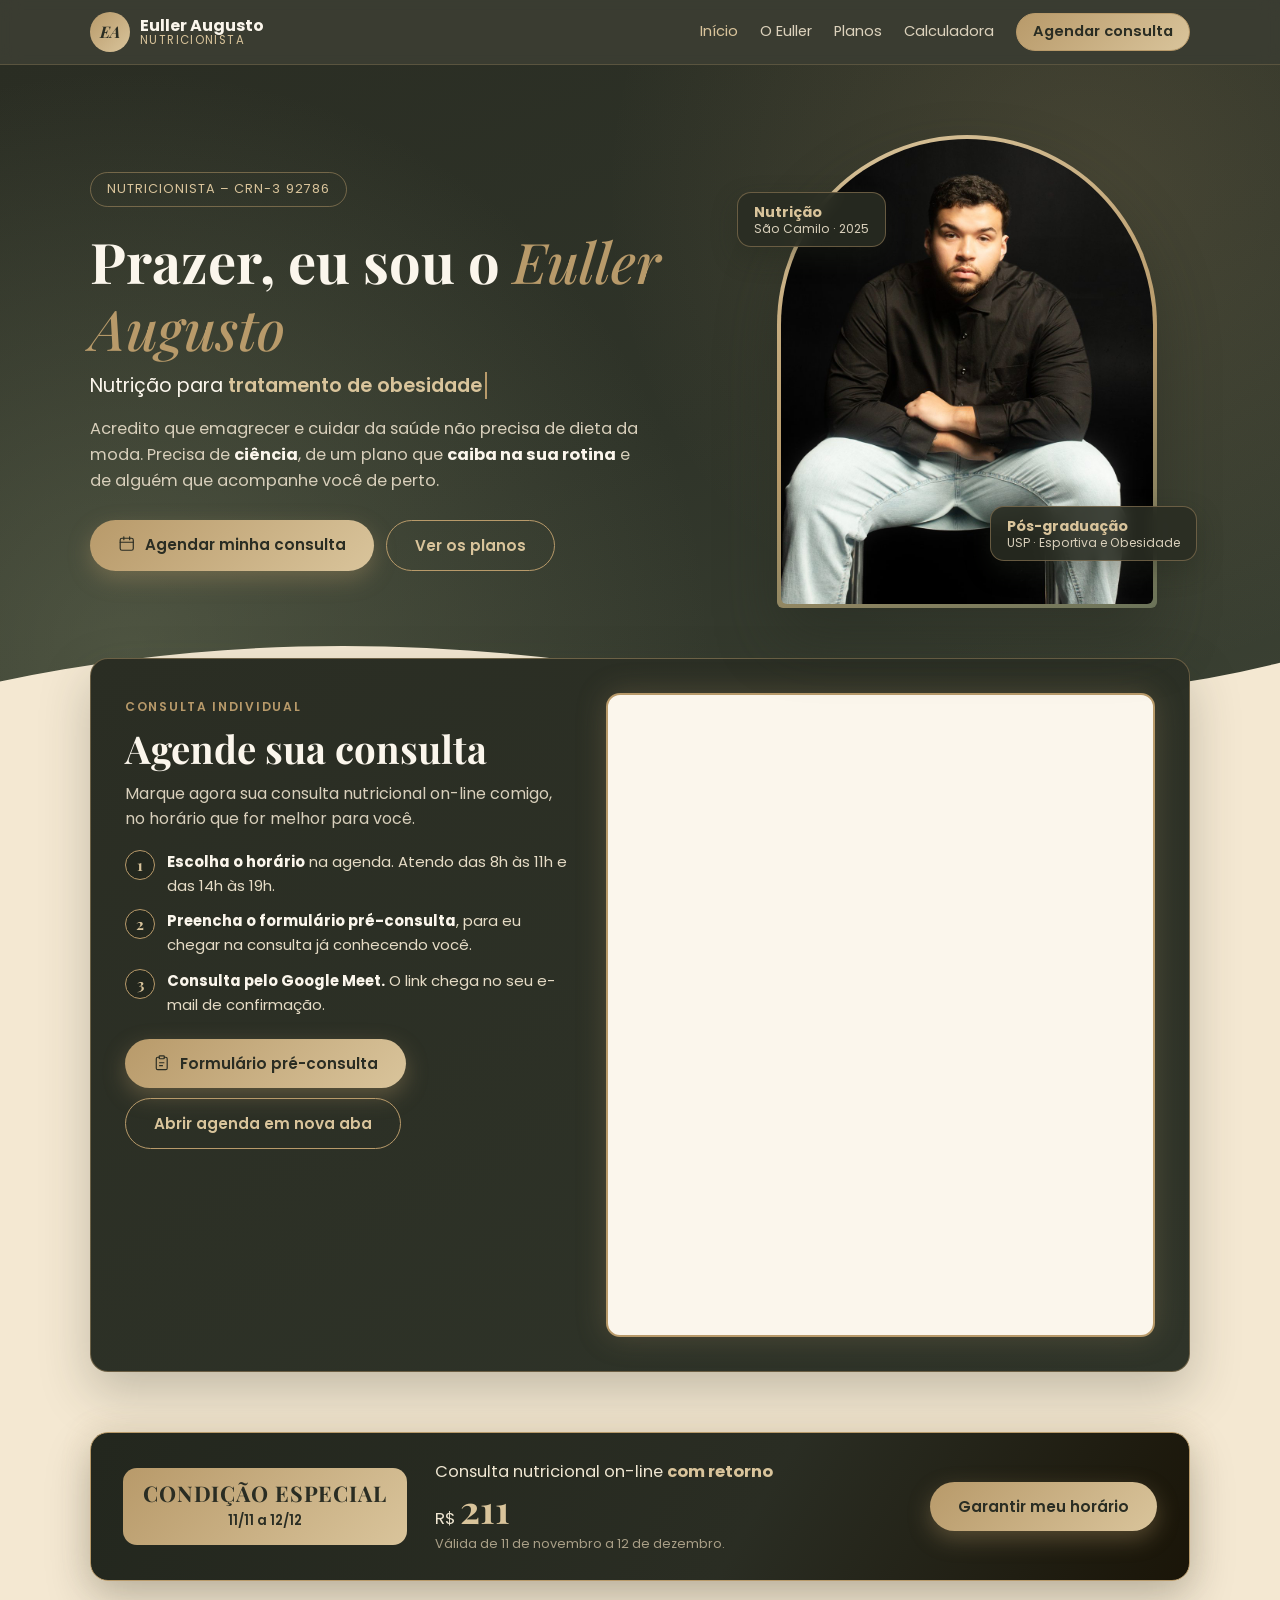
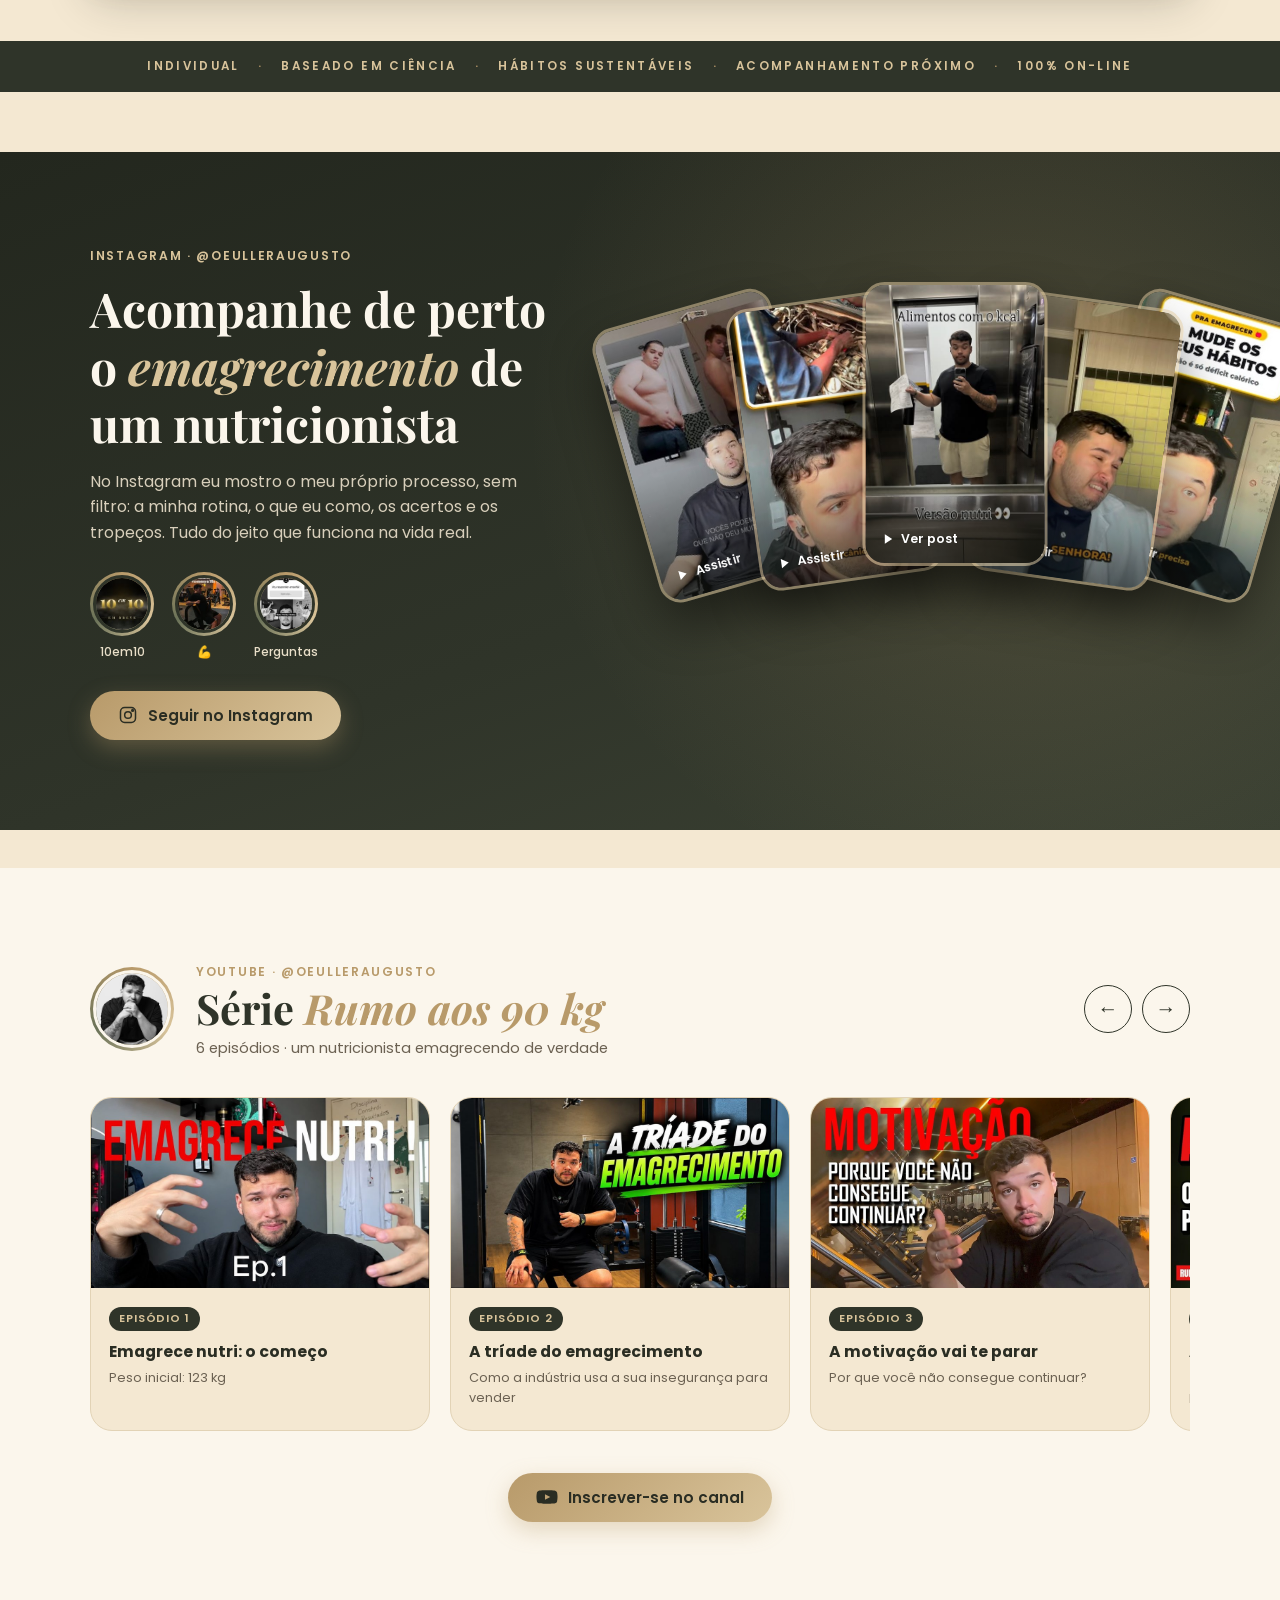
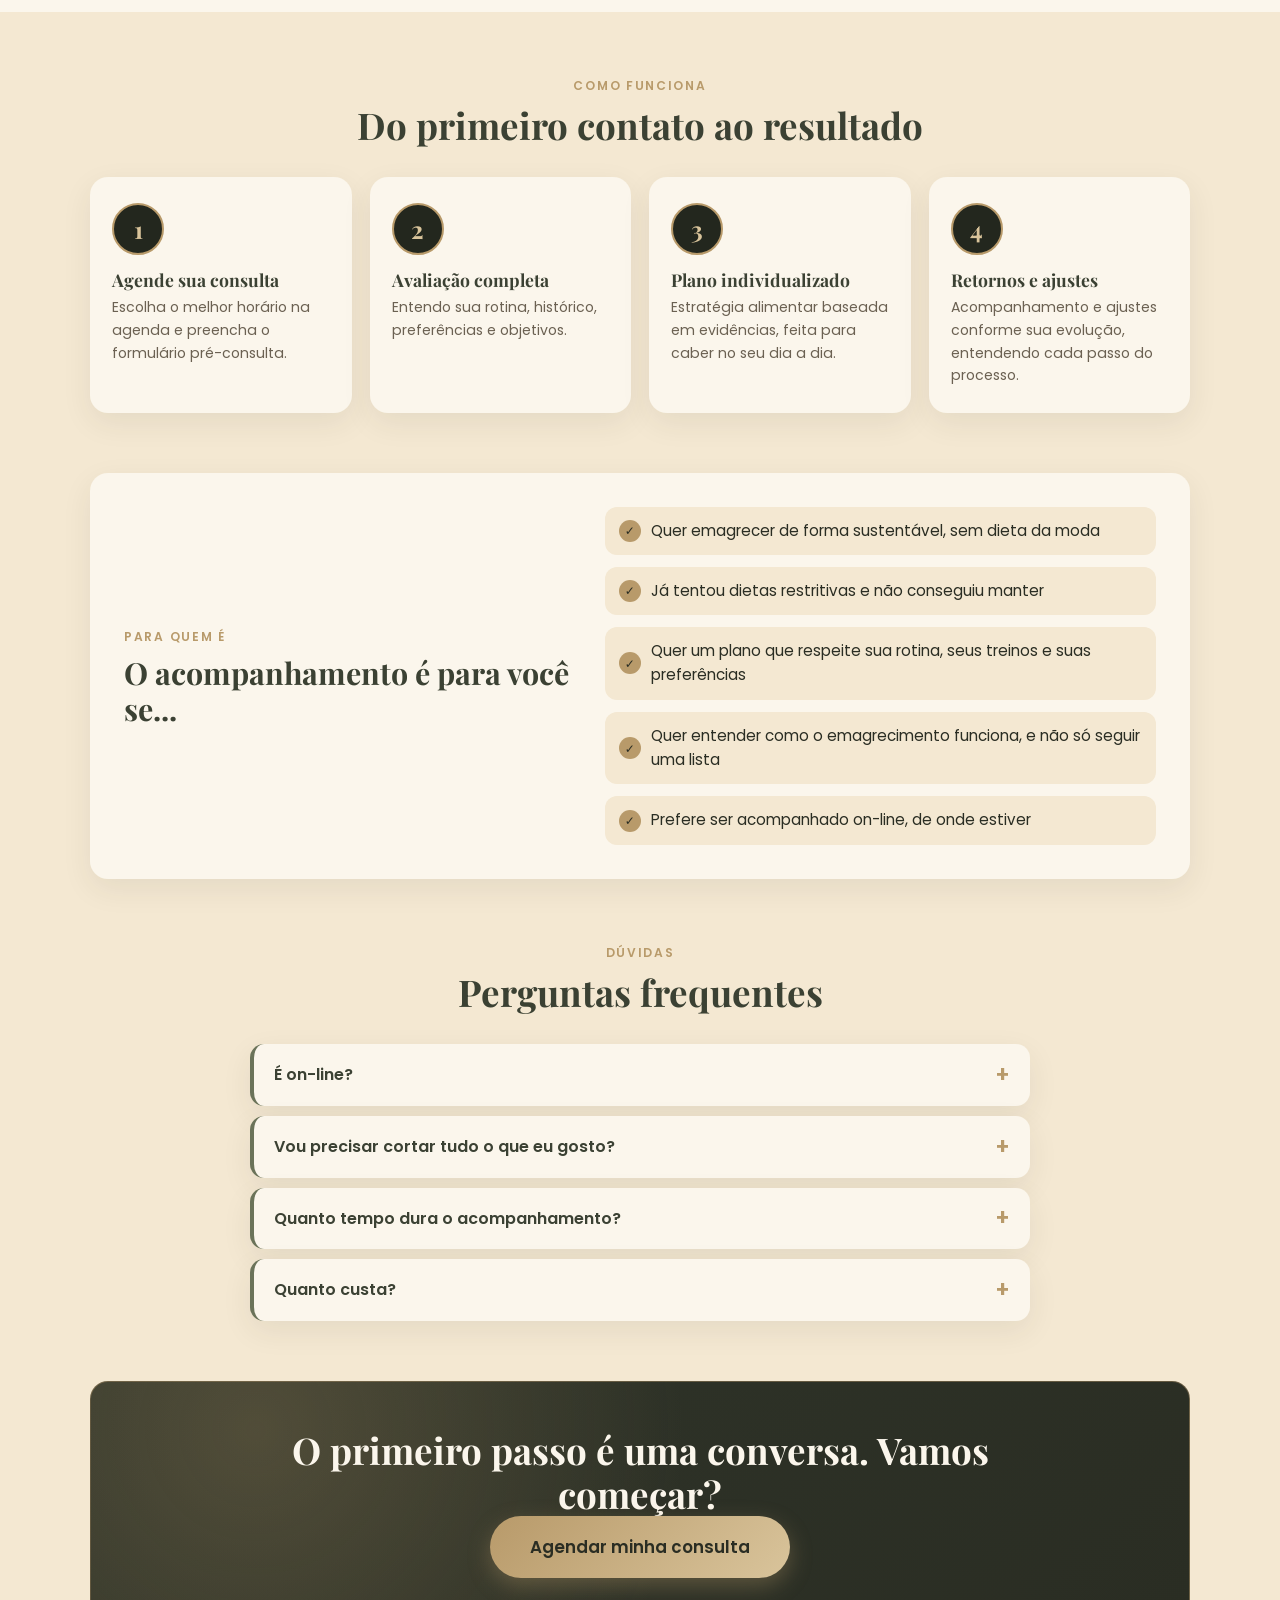
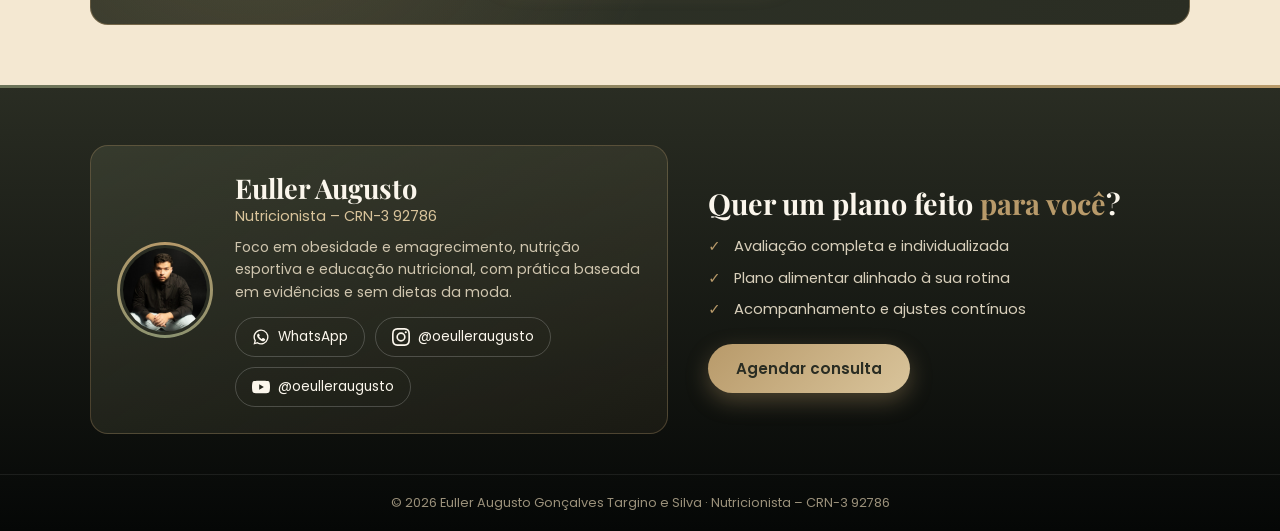
<file: index.html>
<!DOCTYPE html>
<html lang="pt-BR">
<head>
  <meta charset="UTF-8">
  <meta name="viewport" content="width=device-width, initial-scale=1.0">
  <title>Euller Augusto | Nutricionista on-line</title>
  <meta name="description" content="Euller Augusto, nutricionista (CRN-3 92786). Consulta nutricional on-line para emagrecer com ciência e hábitos que se sustentam. Agende sua consulta.">
  <!-- Prévia ao compartilhar o link (WhatsApp, Instagram, Facebook): endereços completos, senão a foto não aparece -->
  <meta property="og:type" content="website">
  <meta property="og:locale" content="pt_BR">
  <meta property="og:site_name" content="Euller Augusto">
  <meta property="og:url" content="https://www.eulleraugusto.com.br/">
  <meta property="og:title" content="Euller Augusto | Nutricionista">
  <meta property="og:description" content="Emagrecimento com ciência e hábitos que se sustentam. Consulta nutricional on-line e planos de acompanhamento.">
  <meta property="og:image" content="https://www.eulleraugusto.com.br/img/compartilhar.jpg">
  <meta property="og:image:width" content="1200">
  <meta property="og:image:height" content="630">
  <meta property="og:image:alt" content="Foto de Euller Augusto, nutricionista">
  <meta name="twitter:card" content="summary_large_image">
  <link rel="icon" href="favicon.ico" sizes="any">
  <link rel="icon" type="image/png" sizes="32x32" href="favicon-32.png">
  <link rel="apple-touch-icon" href="apple-touch-icon.png">
  <link rel="manifest" href="site.webmanifest">
  <meta name="theme-color" content="#2F3429">
  <link rel="preconnect" href="https://fonts.googleapis.com">
  <link rel="preconnect" href="https://fonts.gstatic.com" crossorigin>
  <link href="https://fonts.googleapis.com/css2?family=Playfair+Display:ital,wght@0,600;0,700;1,500;1,600&family=Poppins:wght@300;400;500;600;700&display=swap" rel="stylesheet">
  <link rel="stylesheet" href="style.css">
</head>
<body>

  <!-- ===== CABEÇALHO ===== -->
  <header class="topbar">
    <div class="container topbar-inner">
      <a href="./" class="brand">
        <span class="brand-mark">EA</span>
        <span class="brand-text">
          <strong data-pro="nome">Euller Augusto</strong>
          <small>Nutricionista</small>
        </span>
      </a>
      <nav class="nav">
        <a href="" class="active">Início</a>
        <a href="sobre/">O Euller</a>
        <a href="planos/">Planos</a>
        <a href="calculadora/">Calculadora</a>
        <a href="#agendar" class="nav-cta">Agendar consulta</a>
      </nav>
    </div>
  </header>

  <!-- ===== APRESENTAÇÃO ===== -->
  <section class="hero hero-sobre hero-inicio">
    <div class="container sobre-grid">
      <div class="sobre-texto">
        <span class="pill">Nutricionista<span class="crn-wrap"> – <span data-pro="crn"></span></span></span>
        <h1>Prazer, eu sou o <span class="gold acento">Euller Augusto</span></h1>
        <p class="digitando-linha">Nutrição para <span class="digitando" data-frases="tratamento de obesidade|emagrecimento|quem treina|aprender a comer bem|resultados que se sustentam"></span></p>
        <p>Acredito que emagrecer e cuidar da saúde não precisa de dieta da moda. Precisa de <strong>ciência</strong>, de um plano que <strong>caiba na sua rotina</strong> e de alguém que acompanhe você de perto.</p>
        <div class="hero-botoes">
          <a href="#agendar" class="btn btn-gold btn-pulse"><svg class="ico" viewBox="0 0 24 24" aria-hidden="true"><rect x="3" y="4.5" width="18" height="16.5" rx="2.5"/><path d="M16 2.5v4M8 2.5v4M3 10h18"/></svg> Agendar minha consulta</a>
          <a href="planos/" class="btn btn-outline">Ver os planos</a>
        </div>
      </div>
      <div class="sobre-foto" data-reveal>
        <div class="foto-moldura" id="fotoMoldura">
          <img src="img/euller-sobre.jpg" alt="Euller Augusto, nutricionista, sentado de braços cruzados" width="960" height="1200">
        </div>
        <div class="foto-selo selo-a"><strong>Nutrição</strong><span>São Camilo · 2025</span></div>
        <div class="foto-selo selo-b"><strong>Pós-graduação</strong><span>USP · Esportiva e Obesidade</span></div>
      </div>
    </div>
  </section>

  <main class="sobre-main">

    <!-- ===== AGENDAR CONSULTA ===== -->
    <section class="container" id="agendar">
      <div class="agenda-card" data-reveal>
        <div class="agenda-txt">
          <span class="rotulo">Consulta individual</span>
          <h2>Agende sua consulta</h2>
          <p>Marque agora sua consulta nutricional on-line comigo, no horário que for melhor para você.</p>
          <ol class="agenda-passos">
            <li><span>1</span><div><strong>Escolha o horário</strong> na agenda. Atendo das 8h às 11h e das 14h às 19h.</div></li>
            <li><span>2</span><div><strong>Preencha o formulário pré-consulta</strong>, para eu chegar na consulta já conhecendo você.</div></li>
            <li><span>3</span><div><strong>Consulta pelo Google Meet.</strong> O link chega no seu e-mail de confirmação.</div></li>
          </ol>
          <div class="agenda-botoes">
            <a href="https://calendar.app.google/Gejym8KBETNPZoP79" target="_blank" rel="noopener" class="btn btn-gold agenda-celular"><svg class="ico" viewBox="0 0 24 24" aria-hidden="true"><rect x="3" y="4.5" width="18" height="16.5" rx="2.5"/><path d="M16 2.5v4M8 2.5v4M3 10h18"/></svg> Ver horários e agendar</a>
            <a href="https://docs.google.com/forms/d/e/1FAIpQLSeUs0LPtoVxEXoMaYu_0epDBJ5fcAbYhyuP08v0uVSL8c9GvQ/viewform" target="_blank" rel="noopener" class="btn btn-gold"><svg class="ico" viewBox="0 0 24 24" aria-hidden="true"><rect x="8.5" y="2.5" width="7" height="4" rx="1"/><path d="M15.5 4.5h2a2 2 0 0 1 2 2v13a2 2 0 0 1-2 2h-11a2 2 0 0 1-2-2v-13a2 2 0 0 1 2-2h2"/><path d="M9 12h6M9 16h4"/></svg> Formulário pré-consulta</a>
            <a href="https://calendar.app.google/Gejym8KBETNPZoP79" target="_blank" rel="noopener" class="btn btn-outline-escuro agenda-abrir">Abrir agenda em nova aba</a>
          </div>
        </div>
        <div class="agenda-frame">
          <iframe src="https://calendar.google.com/calendar/appointments/schedules/AcZssZ0s0TeBJKb9TuPtjzJTMCiVEqDDXyWTkxqh0jV6PcztvXNjheFt1chNZKyRE39s7y1hIoEcV8ft?gv=true" title="Agendar consulta com Euller Augusto" loading="lazy"></iframe>
        </div>
      </div>
    </section>

    <!-- ===== CONDIÇÃO ESPECIAL (some sozinha depois de 12/12) ===== -->
    <section class="container" data-black-friday>
      <div class="bf-card" data-reveal>
        <div class="bf-selo">
          <span class="bf-rotulo">Condição especial</span>
          <span class="bf-datas">11/11 a 12/12</span>
        </div>
        <div class="bf-oferta">
          <p class="bf-titulo">Consulta nutricional on-line <strong>com retorno</strong></p>
          <p class="bf-precos"><span class="bf-por">R$ <strong data-bf-preco>259</strong></span></p>
          <p class="bf-nota">Válida de 11 de novembro a 12 de dezembro.</p>
        </div>
        <a href="https://calendar.app.google/Gejym8KBETNPZoP79" target="_blank" rel="noopener" class="btn btn-gold btn-pulse bf-btn">Garantir meu horário</a>
      </div>
    </section>

    <!-- ===== FAIXA DE PALAVRAS-CHAVE (parada: nada correndo de lado) ===== -->
    <div class="faixa-palavras" aria-hidden="true">
      <span>Individual</span><span>Baseado em ciência</span><span>Hábitos sustentáveis</span><span>Acompanhamento próximo</span><span>100% on-line</span>
    </div>

    <!-- ===== INSTAGRAM (faixa escura com os Reels em leque) =====
         Fotos = posts reais (img/insta-1..6.jpg) e capas dos destaques (img/insta-destaque1..3.jpg), baixados em 17/11/2026. -->
    <section class="ig-faixa" id="instagram">
      <div class="container">
        <div class="ig-faixa-txt" data-reveal>
          <span class="rotulo">Instagram · @oeulleraugusto</span>
          <h2>Acompanhe de perto o <em>emagrecimento</em> de um&nbsp;nutricionista</h2>
          <p>No Instagram eu mostro o meu próprio processo, sem filtro: a minha rotina, o que eu como, os acertos e os tropeços. Tudo do jeito que funciona na vida real.</p>
          <div class="ig-dest">
            <a href="https://www.instagram.com/oeulleraugusto/" target="_blank" rel="noopener"><span class="ig-dest-anel"><img src="img/insta-destaque1.jpg" alt="" width="64" height="64"></span>10em10</a>
            <a href="https://www.instagram.com/oeulleraugusto/" target="_blank" rel="noopener"><span class="ig-dest-anel"><img src="img/insta-destaque2.jpg" alt="" width="64" height="64"></span>💪</a>
            <a href="https://www.instagram.com/oeulleraugusto/" target="_blank" rel="noopener"><span class="ig-dest-anel"><img src="img/insta-destaque3.jpg" alt="" width="64" height="64"></span>Perguntas</a>
          </div>
          <a href="https://www.instagram.com/oeulleraugusto/" target="_blank" rel="noopener" class="btn btn-gold ig-btn"><svg viewBox="0 0 24 24" aria-hidden="true"><rect x="3" y="3" width="18" height="18" rx="5"/><circle cx="12" cy="12" r="4"/><circle cx="17.5" cy="6.5" r="1"/></svg>Seguir no Instagram</a>
        </div>
        <div class="leque" data-reveal>
          <a href="https://www.instagram.com/oeulleraugusto/reel/DcYuzoSuJ7h/" target="_blank" rel="noopener"><img src="img/insta-1.jpg" alt="" loading="lazy" width="480" height="640"><span class="leque-play"><svg viewBox="0 0 24 24" aria-hidden="true"><path d="M8 5v14l11-7z"/></svg>Assistir</span></a>
          <a href="https://www.instagram.com/oeulleraugusto/reel/DfuS20ypLz7/" target="_blank" rel="noopener"><img src="img/insta-3.jpg" alt="" loading="lazy" width="480" height="640"><span class="leque-play"><svg viewBox="0 0 24 24" aria-hidden="true"><path d="M8 5v14l11-7z"/></svg>Assistir</span></a>
          <a href="https://www.instagram.com/oeulleraugusto/p/DcRvqTJiWOQ/" target="_blank" rel="noopener"><img src="img/insta-2.jpg" alt="" loading="lazy" width="480" height="640"><span class="leque-play"><svg viewBox="0 0 24 24" aria-hidden="true"><path d="M8 5v14l11-7z"/></svg>Ver post</span></a>
          <a href="https://www.instagram.com/oeulleraugusto/reel/Dfr3svpBLGk/" target="_blank" rel="noopener"><img src="img/insta-4.jpg" alt="" loading="lazy" width="480" height="640"><span class="leque-play"><svg viewBox="0 0 24 24" aria-hidden="true"><path d="M8 5v14l11-7z"/></svg>Assistir</span></a>
          <a href="https://www.instagram.com/oeulleraugusto/reel/Dfo5h-qzTu-/" target="_blank" rel="noopener"><img src="img/insta-6.jpg" alt="" loading="lazy" width="480" height="640"><span class="leque-play"><svg viewBox="0 0 24 24" aria-hidden="true"><path d="M8 5v14l11-7z"/></svg>Assistir</span></a>
        </div>
      </div>
    </section>

    <!-- ===== YOUTUBE (série Rumo aos 90 kg em carrossel) =====
         Capas = img/yt-ep1..6.jpg (miniaturas do YouTube) e img/yt-avatar.jpg. Números conforme os títulos dos vídeos. -->
    <section class="yt" id="youtube">
      <div class="container">
        <div class="yt-cab" data-reveal>
          <span class="yt-av"><img src="img/yt-avatar.jpg" alt="" width="84" height="84"></span>
          <div>
            <span class="rotulo">YouTube · @oeulleraugusto</span>
            <h2>Série <em>Rumo aos 90 kg</em></h2>
            <p>6 episódios · um nutricionista emagrecendo de verdade</p>
          </div>
          <div class="yt-setas"><button type="button" data-yt="-1" aria-label="Episódios anteriores">←</button><button type="button" data-yt="1" aria-label="Próximos episódios">→</button></div>
        </div>
        <div class="yt-carrossel" id="ytCarrossel">
          <a class="yt-ep" href="https://www.youtube.com/watch?v=oJQxWxywiBI" target="_blank" rel="noopener"><span class="yt-capa"><img src="img/yt-ep1.jpg" alt="" loading="lazy" width="960" height="540"><span class="yt-play"><svg viewBox="0 0 24 24" aria-hidden="true"><path d="M8 5v14l11-7z"/></svg></span></span><span class="yt-info"><span class="yt-num">Episódio 1</span><strong>Emagrece nutri: o começo</strong><small>Peso inicial: 123 kg</small></span></a>
          <a class="yt-ep" href="https://www.youtube.com/watch?v=3duBaAQbtZY" target="_blank" rel="noopener"><span class="yt-capa"><img src="img/yt-ep2.jpg" alt="" loading="lazy" width="960" height="540"><span class="yt-play"><svg viewBox="0 0 24 24" aria-hidden="true"><path d="M8 5v14l11-7z"/></svg></span></span><span class="yt-info"><span class="yt-num">Episódio 2</span><strong>A tríade do emagrecimento</strong><small>Como a indústria usa a sua insegurança para vender</small></span></a>
          <a class="yt-ep" href="https://www.youtube.com/watch?v=FmC0Na3ZptY" target="_blank" rel="noopener"><span class="yt-capa"><img src="img/yt-ep3.jpg" alt="" loading="lazy" width="960" height="540"><span class="yt-play"><svg viewBox="0 0 24 24" aria-hidden="true"><path d="M8 5v14l11-7z"/></svg></span></span><span class="yt-info"><span class="yt-num">Episódio 3</span><strong>A motivação vai te parar</strong><small>Por que você não consegue continuar?</small></span></a>
          <a class="yt-ep" href="https://www.youtube.com/watch?v=ZxndrdvlivM" target="_blank" rel="noopener"><span class="yt-capa"><img src="img/yt-ep4.jpg" alt="" loading="lazy" width="960" height="540"><span class="yt-play"><svg viewBox="0 0 24 24" aria-hidden="true"><path d="M8 5v14l11-7z"/></svg></span></span><span class="yt-info"><span class="yt-num">Episódio 4</span><strong>Ambição: o que te falta pra começar?</strong><small>Peso atual: 110,7 kg</small></span></a>
          <a class="yt-ep" href="https://www.youtube.com/watch?v=hFhC-sCZb5A" target="_blank" rel="noopener"><span class="yt-capa"><img src="img/yt-ep5.jpg" alt="" loading="lazy" width="960" height="540"><span class="yt-play"><svg viewBox="0 0 24 24" aria-hidden="true"><path d="M8 5v14l11-7z"/></svg></span></span><span class="yt-info"><span class="yt-num">Episódio 5</span><strong>Um dia aleatório e um passeio no parque</strong><small>A rotina como ela é</small></span></a>
          <a class="yt-ep" href="https://www.youtube.com/watch?v=sYmw8WOLmtE" target="_blank" rel="noopener"><span class="yt-capa"><img src="img/yt-ep6.jpg" alt="" loading="lazy" width="960" height="540"><span class="yt-play"><svg viewBox="0 0 24 24" aria-hidden="true"><path d="M8 5v14l11-7z"/></svg></span></span><span class="yt-info"><span class="yt-num">Episódio 6 · novo</span><strong>−13 kg: e agora começa o desafio</strong><small>Novo desafio! Deu tudo errado?</small></span></a>
        </div>
        <div class="yt-rodape"><a href="https://www.youtube.com/@oeulleraugusto?sub_confirmation=1" target="_blank" rel="noopener" class="btn btn-gold ig-btn"><svg class="ico-yt" viewBox="0 0 24 24" aria-hidden="true"><path d="M23 7.2a3 3 0 0 0-2.1-2.1C19 4.6 12 4.6 12 4.6s-7 0-8.9.5A3 3 0 0 0 1 7.2 31 31 0 0 0 .5 12 31 31 0 0 0 1 16.8a3 3 0 0 0 2.1 2.1c1.9.5 8.9.5 8.9.5s7 0 8.9-.5a3 3 0 0 0 2.1-2.1 31 31 0 0 0 .5-4.8 31 31 0 0 0-.5-4.8zM9.8 15.1V8.9l5.8 3.1z"/></svg>Inscrever-se no canal</a></div>
      </div>
    </section>

    <!-- ===== COMO FUNCIONA ===== -->
    <section class="container bloco">
      <div class="bloco-head" data-reveal>
        <span class="rotulo">Como funciona</span>
        <h2>Do primeiro contato ao resultado</h2>
      </div>
      <ol class="passos">
        <li data-reveal><span class="passo-num">1</span><h3>Agende sua consulta</h3><p>Escolha o melhor horário na agenda e preencha o formulário pré-consulta.</p></li>
        <li data-reveal><span class="passo-num">2</span><h3>Avaliação completa</h3><p>Entendo sua rotina, histórico, preferências e objetivos.</p></li>
        <li data-reveal><span class="passo-num">3</span><h3>Plano individualizado</h3><p>Estratégia alimentar baseada em evidências, feita para caber no seu dia a dia.</p></li>
        <li data-reveal><span class="passo-num">4</span><h3>Retornos e ajustes</h3><p>Acompanhamento e ajustes conforme sua evolução, entendendo cada passo do processo.</p></li>
      </ol>
    </section>

    <!-- ===== PARA QUEM É ===== -->
    <section class="container bloco">
      <div class="para-quem" data-reveal>
        <div>
          <span class="rotulo">Para quem é</span>
          <h2>O acompanhamento é para você se...</h2>
        </div>
        <ul class="checklist">
          <li>Quer emagrecer de forma sustentável, sem dieta da moda</li>
          <li>Já tentou dietas restritivas e não conseguiu manter</li>
          <li>Quer um plano que respeite sua rotina, seus treinos e suas preferências</li>
          <li>Quer entender como o emagrecimento funciona, e não só seguir uma lista</li>
          <li>Prefere ser acompanhado on-line, de onde estiver</li>
        </ul>
      </div>
    </section>

    <!-- ===== PERGUNTAS FREQUENTES ===== -->
    <section class="container bloco">
      <div class="bloco-head" data-reveal>
        <span class="rotulo">Dúvidas</span>
        <h2>Perguntas frequentes</h2>
      </div>
      <div class="faq" data-reveal>
        <details>
          <summary>É on-line?</summary>
          <p>Sim. A consulta é por vídeo, pelo Google Meet, e o acompanhamento é feito de onde você estiver.</p>
        </details>
        <details>
          <summary>Vou precisar cortar tudo o que eu gosto?</summary>
          <p>Não. O plano é montado com base na sua rotina e preferências. Dieta que você não consegue seguir não funciona.</p>
        </details>
        <details>
          <summary>Quanto tempo dura o acompanhamento?</summary>
          <p>Você escolhe: consulta avulsa ou planos de 1, 3 e 6 meses, com retornos e ajustes. A partir do trimestral, você usa também o app 10 em 10. <a href="planos/">Veja os planos</a>.</p>
        </details>
        <details>
          <summary>Quanto custa?</summary>
          <p>A consulta avulsa é R$ 189. Os valores de todos os planos estão na <a href="planos/">página de planos</a>, e as formas de pagamento eu passo pelo WhatsApp.</p>
        </details>
      </div>
    </section>

    <!-- ===== CHAMADA FINAL ===== -->
    <section class="container">
      <div class="cta-final" data-reveal>
        <h2>O primeiro passo é uma conversa. Vamos começar?</h2>
        <a href="#agendar" class="btn btn-gold btn-big-inline btn-pulse">Agendar minha consulta</a>
      </div>
    </section>
  </main>

  <!-- ===== RODAPÉ / PROMOÇÃO ===== -->
  <footer id="contato" class="footer">
    <div class="container footer-inner">
      <div class="pro-card" id="proCard">
        <div class="pro-avatar"><img src="img/euller-principal.jpg" alt="Euller Augusto, nutricionista" width="960" height="1200"></div>
        <div class="pro-info">
          <h3 data-pro="nome">Euller Augusto</h3>
          <p class="pro-role">Nutricionista<span class="crn-wrap"> – <span data-pro="crn"></span></span></p>
          <p class="pro-bio">Foco em obesidade e emagrecimento, nutrição esportiva e educação nutricional, com prática baseada em evidências e sem dietas da moda.</p>
          <div class="socials">
            <a id="lnkWhatsapp" href="#" target="_blank" rel="noopener" class="social" aria-label="WhatsApp">
              <svg viewBox="0 0 24 24"><path d="M12 2a10 10 0 00-8.6 15.1L2 22l5-1.3A10 10 0 1012 2zm0 18.2a8.2 8.2 0 01-4.2-1.2l-.3-.2-3 .8.8-2.9-.2-.3A8.2 8.2 0 1112 20.2zm4.5-6.1c-.2-.1-1.5-.7-1.7-.8-.2-.1-.4-.1-.6.1l-.8 1c-.1.2-.3.2-.5.1a6.7 6.7 0 01-3.3-2.9c-.3-.4.3-.4.7-1.3.1-.2 0-.3 0-.4l-.8-1.8c-.2-.5-.4-.4-.6-.4h-.5a1 1 0 00-.7.3 3 3 0 00-.9 2.2 5.2 5.2 0 001.1 2.7 11.8 11.8 0 004.5 4c1.7.7 2.3.8 3.2.6a2.7 2.7 0 001.8-1.2 2.2 2.2 0 00.1-1.2c0-.1-.2-.2-.5-.3z"/></svg>
              <span>WhatsApp</span>
            </a>
            <a id="lnkInstagram" href="#" target="_blank" rel="noopener" class="social" aria-label="Instagram">
              <svg viewBox="0 0 24 24"><path d="M12 2.2c3.2 0 3.6 0 4.8.1 3.3.1 4.8 1.7 4.9 4.9.1 1.3.1 1.6.1 4.8s0 3.6-.1 4.8c-.1 3.2-1.7 4.8-4.9 4.9-1.3.1-1.6.1-4.8.1s-3.6 0-4.8-.1c-3.3-.1-4.8-1.7-4.9-4.9C2.2 15.6 2.2 15.2 2.2 12s0-3.6.1-4.8C2.4 3.9 3.9 2.4 7.2 2.3c1.2-.1 1.6-.1 4.8-.1zM12 0C8.7 0 8.3 0 7.1.1 2.7.3.3 2.7.1 7.1 0 8.3 0 8.7 0 12s0 3.7.1 4.9c.2 4.4 2.6 6.8 7 7 1.2.1 1.6.1 4.9.1s3.7 0 4.9-.1c4.4-.2 6.8-2.6 7-7 .1-1.2.1-1.6.1-4.9s0-3.7-.1-4.9c-.2-4.4-2.6-6.8-7-7C15.7 0 15.3 0 12 0zm0 5.8a6.2 6.2 0 100 12.4 6.2 6.2 0 000-12.4zM12 16a4 4 0 110-8 4 4 0 010 8zm6.4-11.8a1.4 1.4 0 100 2.9 1.4 1.4 0 000-2.9z"/></svg>
              <span data-pro="instagram">@seuinstagram</span>
            </a>
            <a id="lnkYoutube" href="#" target="_blank" rel="noopener" class="social" aria-label="YouTube">
              <svg viewBox="0 0 24 24"><path d="M23.5 6.2a3 3 0 00-2.1-2.1C19.5 3.6 12 3.6 12 3.6s-7.5 0-9.4.5A3 3 0 00.5 6.2 31.4 31.4 0 000 12a31.4 31.4 0 00.5 5.8 3 3 0 002.1 2.1c1.9.5 9.4.5 9.4.5s7.5 0 9.4-.5a3 3 0 002.1-2.1A31.4 31.4 0 0024 12a31.4 31.4 0 00-.5-5.8zM9.6 15.6V8.4l6.2 3.6-6.2 3.6z"/></svg>
              <span data-pro="youtubeNome">YouTube</span>
            </a>
          </div>
        </div>
      </div>
      <div class="footer-cta">
        <h3>Quer um plano feito <span class="gold">para você</span>?</h3>
        <ul class="benefits">
          <li>Avaliação completa e individualizada</li>
          <li>Plano alimentar alinhado à sua rotina</li>
          <li>Acompanhamento e ajustes contínuos</li>
        </ul>
        <a id="lnkCta" href="#" target="_blank" rel="noopener" class="btn btn-gold">Agendar consulta</a>
      </div>
    </div>
    <div class="footer-bottom">
      <p>© <span id="ano"></span> <span data-pro="nomeCompleto">Euller Augusto Gonçalves Targino e Silva</span> · Nutricionista<span class="crn-wrap"> – <span data-pro="crn"></span></span></p>
    </div>
  </footer>

  <a id="floatBtn" class="float-btn" data-whatsapp="Olá, Euller! Vim pelo site e quero saber mais sobre a consulta." target="_blank" rel="noopener" href="#contato" aria-label="Fale com o nutricionista">
    <img class="float-icon" src="img/euller-principal.jpg" alt=""><span class="float-text">Fale com o Euller</span>
  </a>

  <script src="script.js"></script>
</body>
</html>
</file>
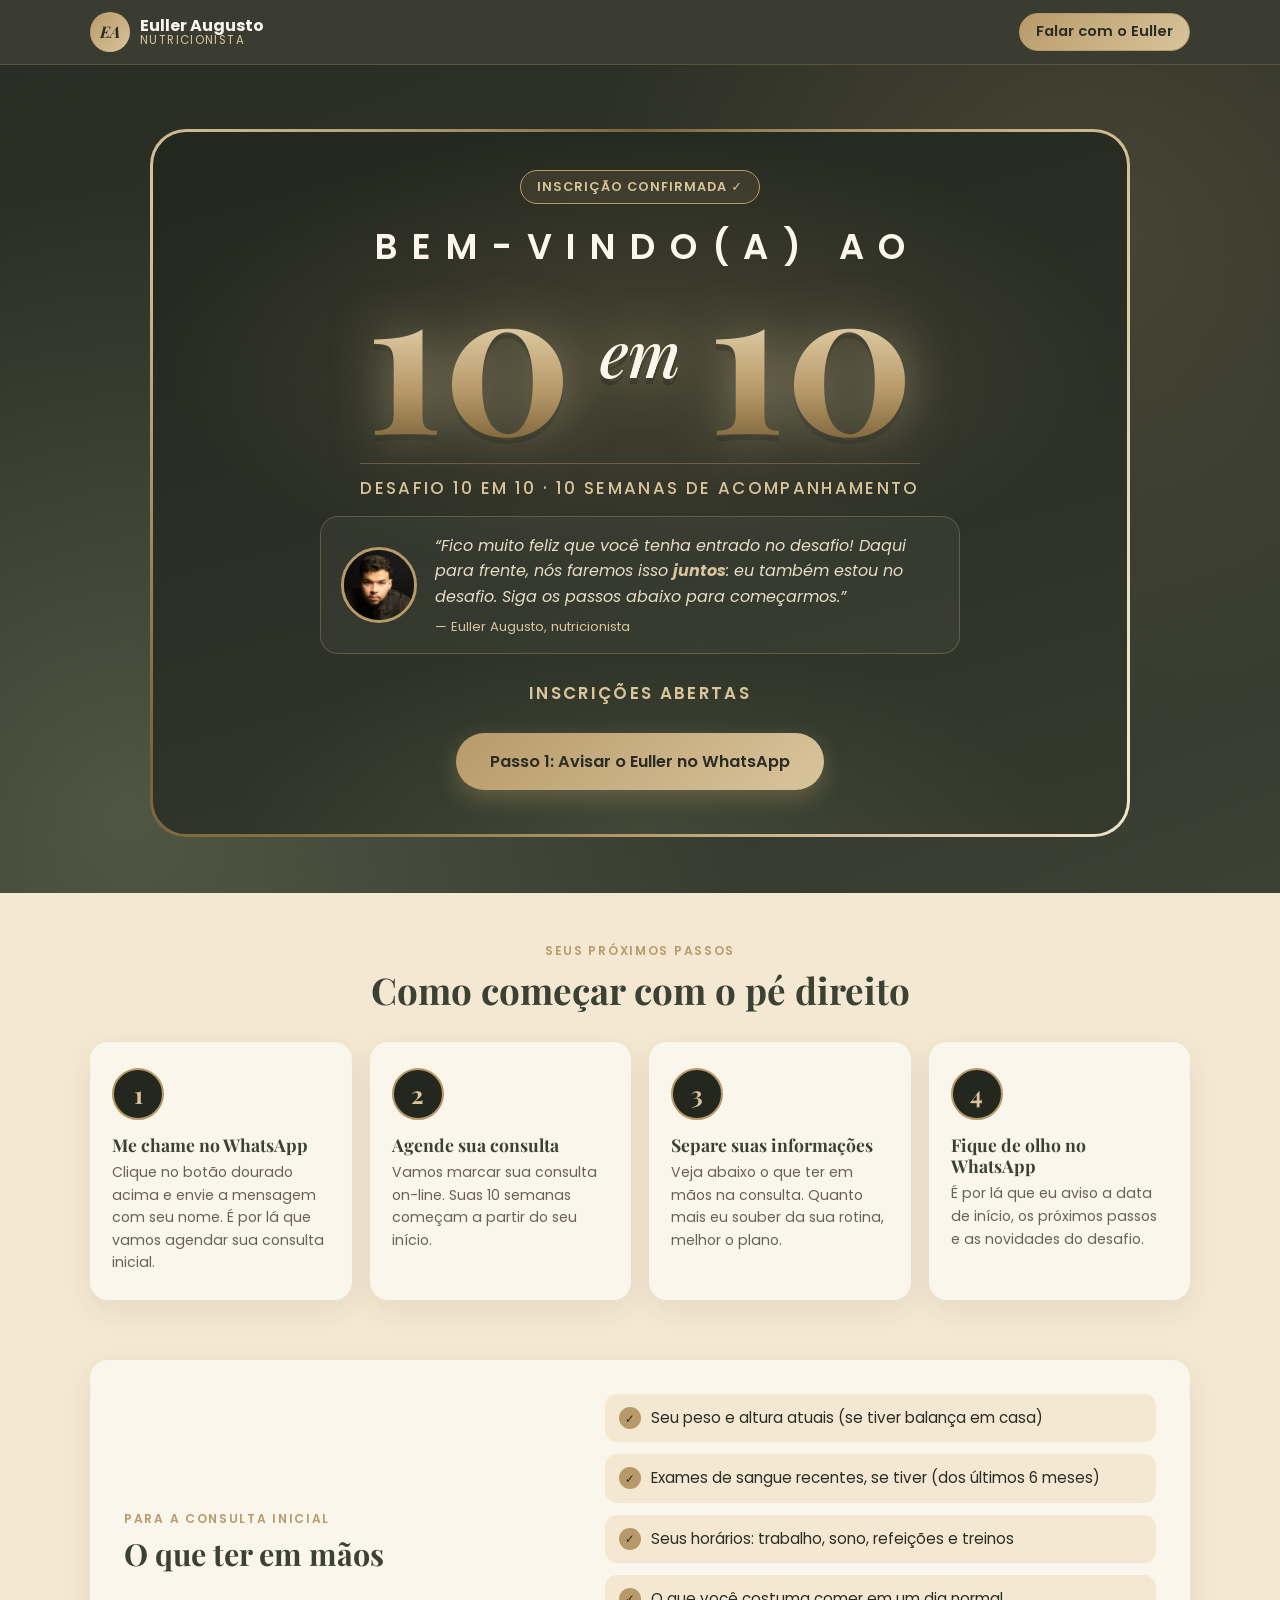
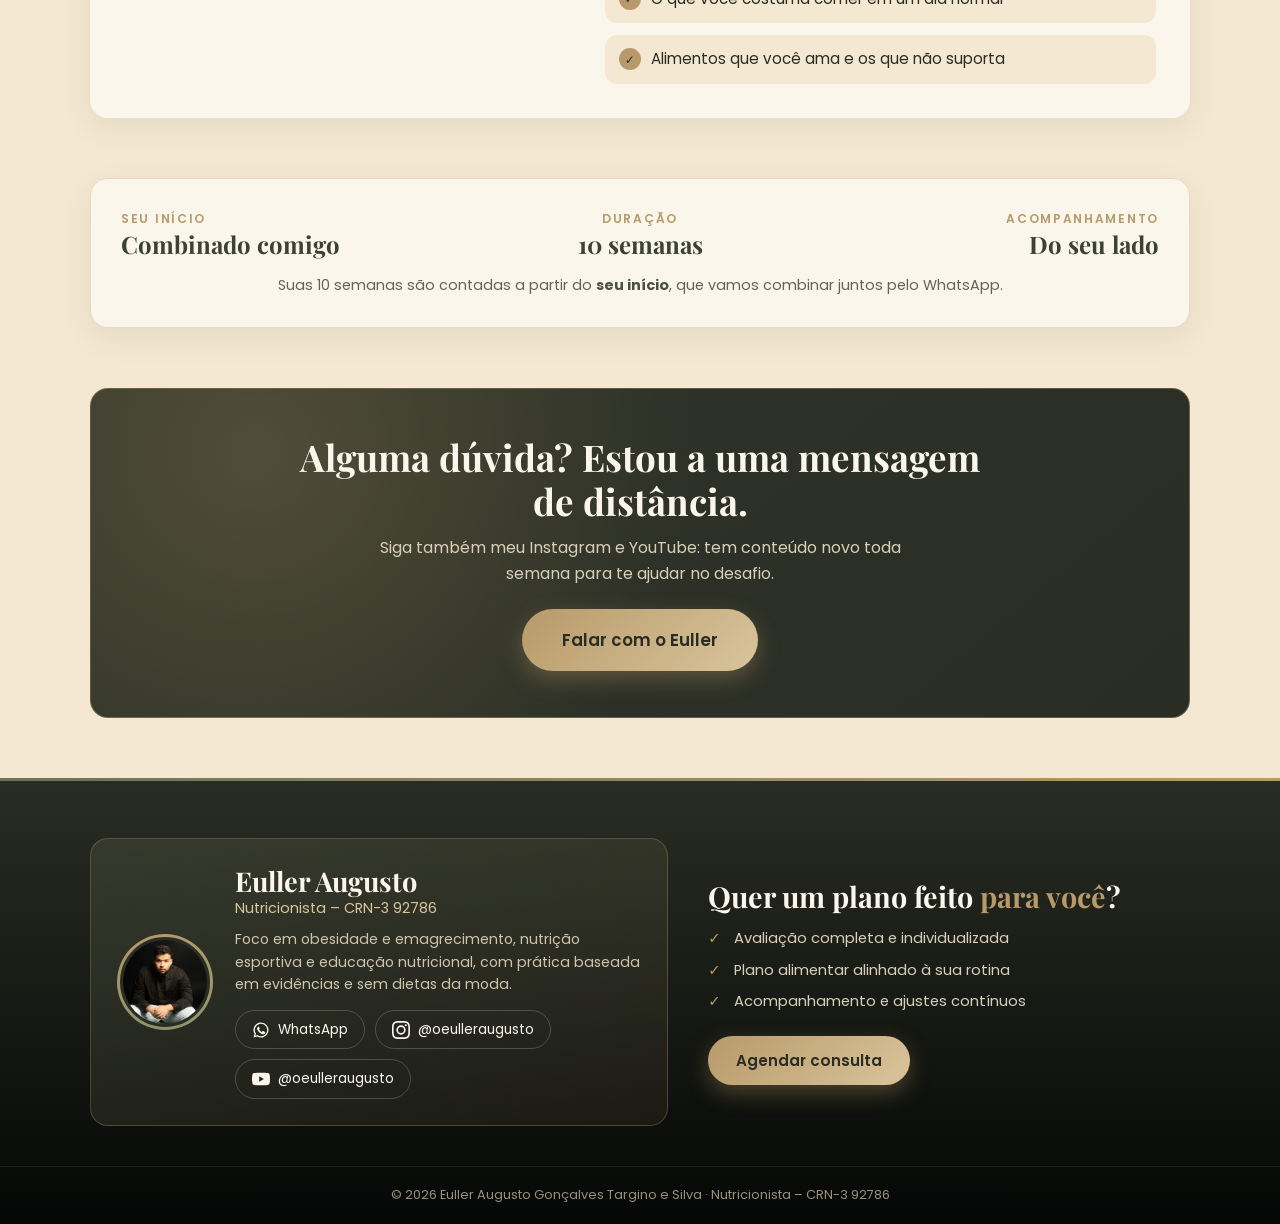
<file: bem-vindo-10em10-ub7ur8/index.html>
<!DOCTYPE html>
<html lang="pt-BR">
<head>
  <meta charset="UTF-8">
  <meta name="viewport" content="width=device-width, initial-scale=1.0">
  <meta name="robots" content="noindex, nofollow">
  <title>Bem-vindo ao Desafio 10 em 10 | Euller Augusto</title>
  <link rel="icon" href="../favicon.ico" sizes="any">
  <link rel="icon" type="image/png" sizes="32x32" href="../favicon-32.png">
  <link rel="apple-touch-icon" href="../apple-touch-icon.png">
  <meta name="theme-color" content="#2F3429">
  <link rel="preconnect" href="https://fonts.googleapis.com">
  <link rel="preconnect" href="https://fonts.gstatic.com" crossorigin>
  <link href="https://fonts.googleapis.com/css2?family=Playfair+Display:ital,wght@0,600;0,700;1,500;1,600&family=Poppins:wght@300;400;500;600;700&display=swap" rel="stylesheet">
  <link rel="stylesheet" href="../style.css">
</head>
<body>

  <header class="topbar">
    <div class="container topbar-inner">
      <a href="../desafio10em10/" class="brand">
        <span class="brand-mark">EA</span>
        <span class="brand-text">
          <strong data-pro="nome">Euller Augusto</strong>
          <small>Nutricionista</small>
        </span>
      </a>
      <nav class="nav">
        <a href="#contato" class="nav-cta">Falar com o Euller</a>
      </nav>
    </div>
  </header>

  <!-- ===== BOAS-VINDAS ===== -->
  <section class="hero hero-desafio bv-hero">
    <div class="container desafio-hero">
      <div class="desafio-painel">
        <span class="pill">Inscrição confirmada ✓</span>
        <h1 class="titulo-box">
          <span class="t-desafio">Bem-vindo(a) ao</span>
          <span class="t-numeros">10<em>em</em>10</span>
          <span class="t-legenda">Desafio 10 em 10 · 10 semanas de acompanhamento</span>
        </h1>
        <div class="bv-mensagem">
          <img src="../img/euller-rosto.jpg" alt="Euller Augusto" width="300" height="300">
          <p>“Fico muito feliz que você tenha entrado no desafio! Daqui para frente, nós faremos isso <strong>juntos</strong>: eu também estou no desafio. Siga os passos abaixo para começarmos.”<br><span>— Euller Augusto, nutricionista</span></p>
        </div>

        <div class="countdown" data-countdown>
          <p class="cd-label" data-countdown-label>O desafio começa em</p>
          <div class="cd-boxes">
            <div class="cd-box"><strong class="cd-dias">--</strong><span>dias</span></div>
            <div class="cd-box"><strong class="cd-horas">--</strong><span>horas</span></div>
            <div class="cd-box"><strong class="cd-min">--</strong><span>minutos</span></div>
            <div class="cd-box"><strong class="cd-seg">--</strong><span>segundos</span></div>
          </div>
        </div>

        <div class="hero-botoes centro">
          <a data-whatsapp="Oi, Euller! Acabei de entrar no Desafio 10 em 10 🎉 Meu nome é: " href="#" target="_blank" rel="noopener" class="btn btn-gold btn-pulse">Passo 1: Avisar o Euller no WhatsApp</a>
        </div>
      </div>
    </div>
  </section>

  <main class="sobre-main bv-main">
    <!-- ===== PRÓXIMOS PASSOS ===== -->
    <section class="container bloco">
      <div class="bloco-head" data-reveal>
        <span class="rotulo">Seus próximos passos</span>
        <h2>Como começar com o pé direito</h2>
      </div>
      <ol class="passos">
        <li data-reveal>
          <span class="passo-num">1</span>
          <h3>Me chame no WhatsApp</h3>
          <p>Clique no botão dourado acima e envie a mensagem com seu nome. É por lá que vamos agendar sua consulta inicial.</p>
        </li>
        <li data-reveal>
          <span class="passo-num">2</span>
          <h3>Agende sua consulta</h3>
          <p>Vamos marcar sua consulta on-line. Suas 10 semanas começam a partir do seu início.</p>
        </li>
        <li data-reveal>
          <span class="passo-num">3</span>
          <h3>Separe suas informações</h3>
          <p>Veja abaixo o que ter em mãos na consulta. Quanto mais eu souber da sua rotina, melhor o plano.</p>
        </li>
        <li data-reveal>
          <span class="passo-num">4</span>
          <h3>Fique de olho no WhatsApp</h3>
          <p>É por lá que eu aviso a data de início, os próximos passos e as novidades do desafio.</p>
        </li>
      </ol>
    </section>

    <!-- ===== O QUE TER EM MÃOS ===== -->
    <section class="container">
      <div class="para-quem" data-reveal>
        <div>
          <span class="rotulo">Para a consulta inicial</span>
          <h2>O que ter em mãos</h2>
        </div>
        <ul class="checklist">
          <li>Seu peso e altura atuais (se tiver balança em casa)</li>
          <li>Exames de sangue recentes, se tiver (dos últimos 6 meses)</li>
          <li>Seus horários: trabalho, sono, refeições e treinos</li>
          <li>O que você costuma comer em um dia normal</li>
          <li>Alimentos que você ama e os que não suporta</li>
        </ul>
      </div>
    </section>

    <!-- ===== DATAS ===== -->
    <section class="container">
      <div class="card linha-card" data-reveal>
        <div class="linha-topo">
          <div><span class="rotulo">Seu início</span><strong>Combinado comigo</strong></div>
          <div class="linha-centro"><span class="rotulo">Duração</span><strong>10 semanas</strong></div>
          <div class="linha-fim"><span class="rotulo">Acompanhamento</span><strong>Do seu lado</strong></div>
        </div>
        <p class="linha-status">Suas 10 semanas são contadas a partir do <strong>seu início</strong>, que vamos combinar juntos pelo WhatsApp.</p>
      </div>
    </section>

    <section class="container">
      <div class="cta-final" data-reveal>
        <h2>Alguma dúvida? Estou a uma mensagem de distância.</h2>
        <p class="bv-cta-txt">Siga também meu Instagram e YouTube: tem conteúdo novo toda semana para te ajudar no desafio.</p>
        <a data-whatsapp="Oi, Euller! Entrei no Desafio 10 em 10 e tenho uma dúvida: " href="#" target="_blank" rel="noopener" class="btn btn-gold btn-big-inline">Falar com o Euller</a>
      </div>
    </section>
  </main>

  <!-- ===== RODAPÉ / PROMOÇÃO ===== -->
  <footer id="contato" class="footer">
    <div class="container footer-inner">
      <div class="pro-card" id="proCard">
        <div class="pro-avatar"><img src="../img/euller-principal.jpg" alt="Euller Augusto, nutricionista" width="960" height="1200"></div>
        <div class="pro-info">
          <h3 data-pro="nome">Euller Augusto</h3>
          <p class="pro-role">Nutricionista<span class="crn-wrap"> – <span data-pro="crn"></span></span></p>
          <p class="pro-bio">Foco em obesidade e emagrecimento, nutrição esportiva e educação nutricional, com prática baseada em evidências e sem dietas da moda.</p>
          <div class="socials">
            <a id="lnkWhatsapp" href="#" target="_blank" rel="noopener" class="social" aria-label="WhatsApp">
              <svg viewBox="0 0 24 24"><path d="M12 2a10 10 0 00-8.6 15.1L2 22l5-1.3A10 10 0 1012 2zm0 18.2a8.2 8.2 0 01-4.2-1.2l-.3-.2-3 .8.8-2.9-.2-.3A8.2 8.2 0 1112 20.2zm4.5-6.1c-.2-.1-1.5-.7-1.7-.8-.2-.1-.4-.1-.6.1l-.8 1c-.1.2-.3.2-.5.1a6.7 6.7 0 01-3.3-2.9c-.3-.4.3-.4.7-1.3.1-.2 0-.3 0-.4l-.8-1.8c-.2-.5-.4-.4-.6-.4h-.5a1 1 0 00-.7.3 3 3 0 00-.9 2.2 5.2 5.2 0 001.1 2.7 11.8 11.8 0 004.5 4c1.7.7 2.3.8 3.2.6a2.7 2.7 0 001.8-1.2 2.2 2.2 0 00.1-1.2c0-.1-.2-.2-.5-.3z"/></svg>
              <span>WhatsApp</span>
            </a>
            <a id="lnkInstagram" href="#" target="_blank" rel="noopener" class="social" aria-label="Instagram">
              <svg viewBox="0 0 24 24"><path d="M12 2.2c3.2 0 3.6 0 4.8.1 3.3.1 4.8 1.7 4.9 4.9.1 1.3.1 1.6.1 4.8s0 3.6-.1 4.8c-.1 3.2-1.7 4.8-4.9 4.9-1.3.1-1.6.1-4.8.1s-3.6 0-4.8-.1c-3.3-.1-4.8-1.7-4.9-4.9C2.2 15.6 2.2 15.2 2.2 12s0-3.6.1-4.8C2.4 3.9 3.9 2.4 7.2 2.3c1.2-.1 1.6-.1 4.8-.1zM12 0C8.7 0 8.3 0 7.1.1 2.7.3.3 2.7.1 7.1 0 8.3 0 8.7 0 12s0 3.7.1 4.9c.2 4.4 2.6 6.8 7 7 1.2.1 1.6.1 4.9.1s3.7 0 4.9-.1c4.4-.2 6.8-2.6 7-7 .1-1.2.1-1.6.1-4.9s0-3.7-.1-4.9c-.2-4.4-2.6-6.8-7-7C15.7 0 15.3 0 12 0zm0 5.8a6.2 6.2 0 100 12.4 6.2 6.2 0 000-12.4zM12 16a4 4 0 110-8 4 4 0 010 8zm6.4-11.8a1.4 1.4 0 100 2.9 1.4 1.4 0 000-2.9z"/></svg>
              <span data-pro="instagram">@seuinstagram</span>
            </a>
            <a id="lnkYoutube" href="#" target="_blank" rel="noopener" class="social" aria-label="YouTube">
              <svg viewBox="0 0 24 24"><path d="M23.5 6.2a3 3 0 00-2.1-2.1C19.5 3.6 12 3.6 12 3.6s-7.5 0-9.4.5A3 3 0 00.5 6.2 31.4 31.4 0 000 12a31.4 31.4 0 00.5 5.8 3 3 0 002.1 2.1c1.9.5 9.4.5 9.4.5s7.5 0 9.4-.5a3 3 0 002.1-2.1A31.4 31.4 0 0024 12a31.4 31.4 0 00-.5-5.8zM9.6 15.6V8.4l6.2 3.6-6.2 3.6z"/></svg>
              <span data-pro="youtubeNome">YouTube</span>
            </a>
          </div>
        </div>
      </div>
      <div class="footer-cta">
        <h3>Quer um plano feito <span class="gold">para você</span>?</h3>
        <ul class="benefits">
          <li>Avaliação completa e individualizada</li>
          <li>Plano alimentar alinhado à sua rotina</li>
          <li>Acompanhamento e ajustes contínuos</li>
        </ul>
        <a id="lnkCta" href="#" target="_blank" rel="noopener" class="btn btn-gold">Agendar consulta</a>
      </div>
    </div>
    <div class="footer-bottom">
      <p>© <span id="ano"></span> <span data-pro="nomeCompleto">Euller Augusto Gonçalves Targino e Silva</span> · Nutricionista<span class="crn-wrap"> – <span data-pro="crn"></span></span></p>
    </div>
  </footer>

  <a id="floatBtn" class="float-btn" data-whatsapp="Oi, Euller! Entrei no Desafio 10 em 10 e tenho uma dúvida: " target="_blank" rel="noopener" href="#contato" aria-label="Fale com o nutricionista">
    <img class="float-icon" src="../img/euller-principal.jpg" alt=""><span class="float-text">Fale com o Euller</span>
  </a>

  <script src="../script.js"></script>
</body>
</html>
</file>
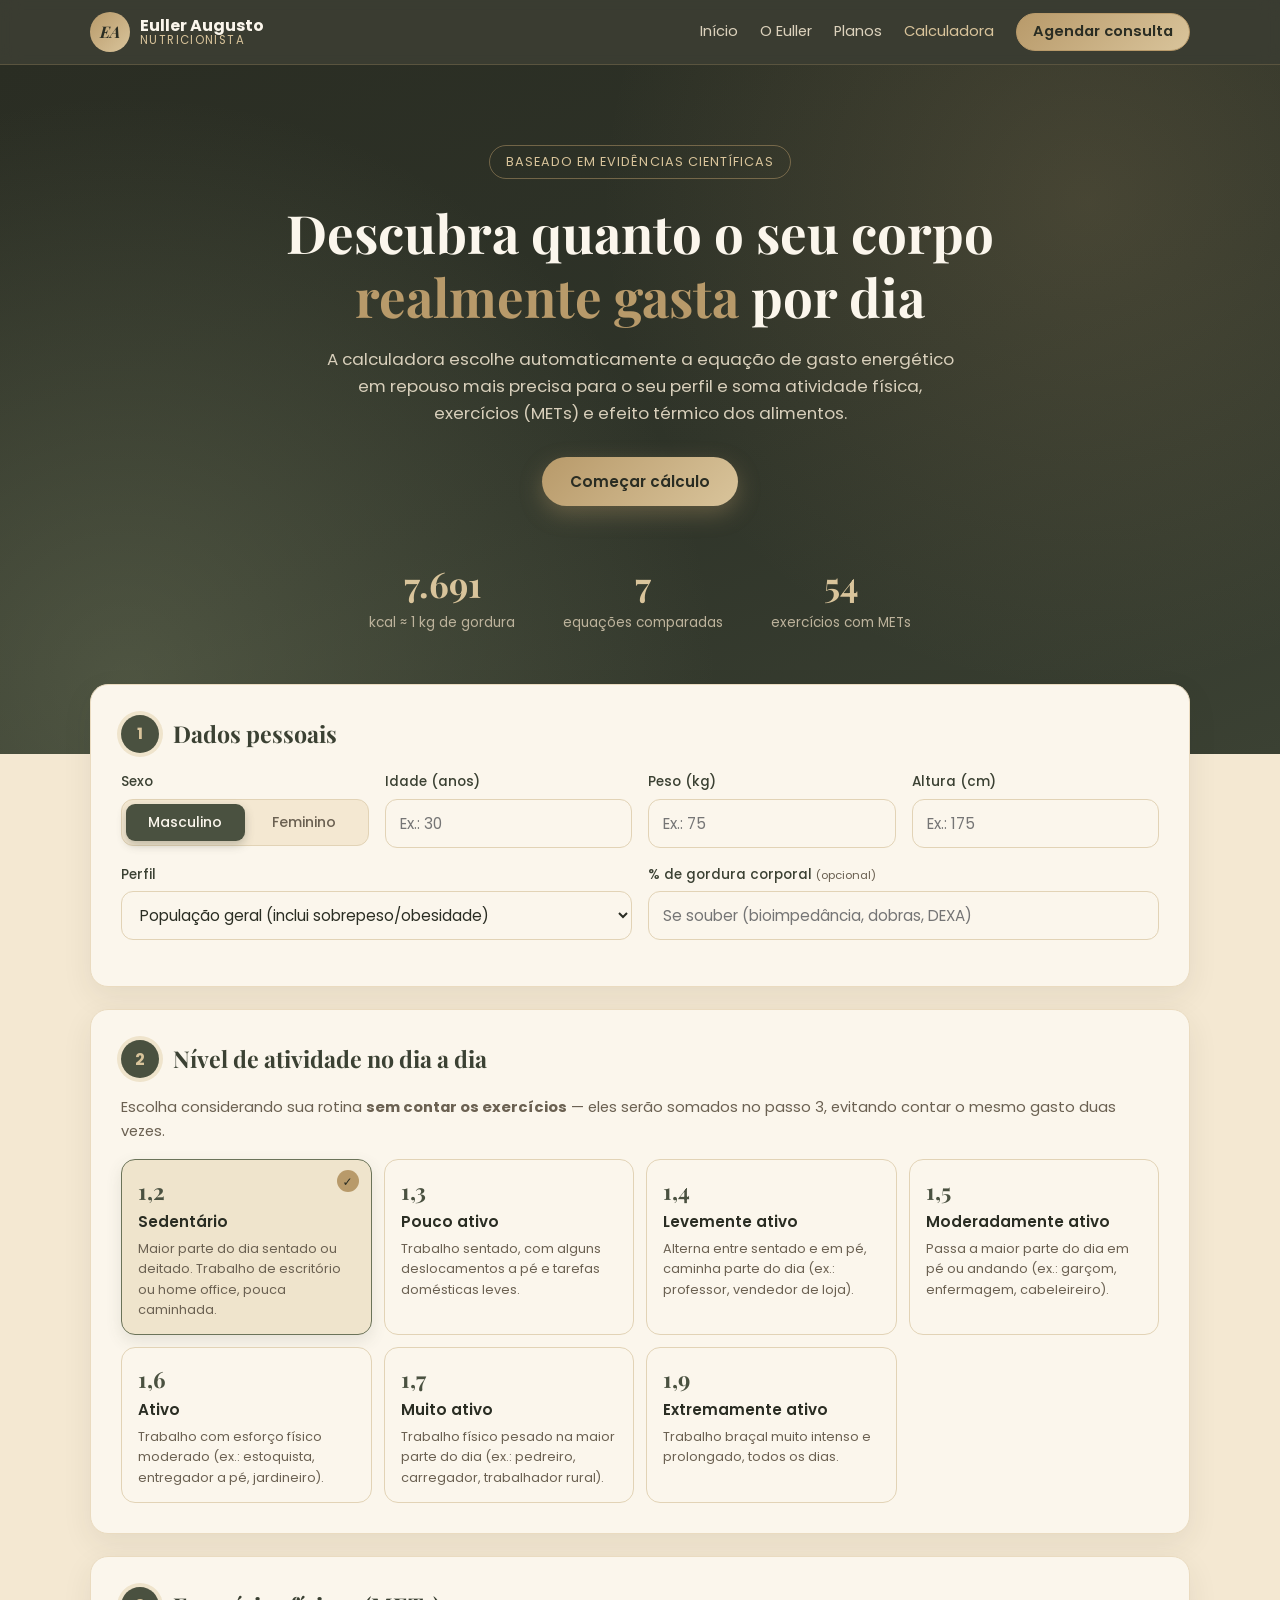
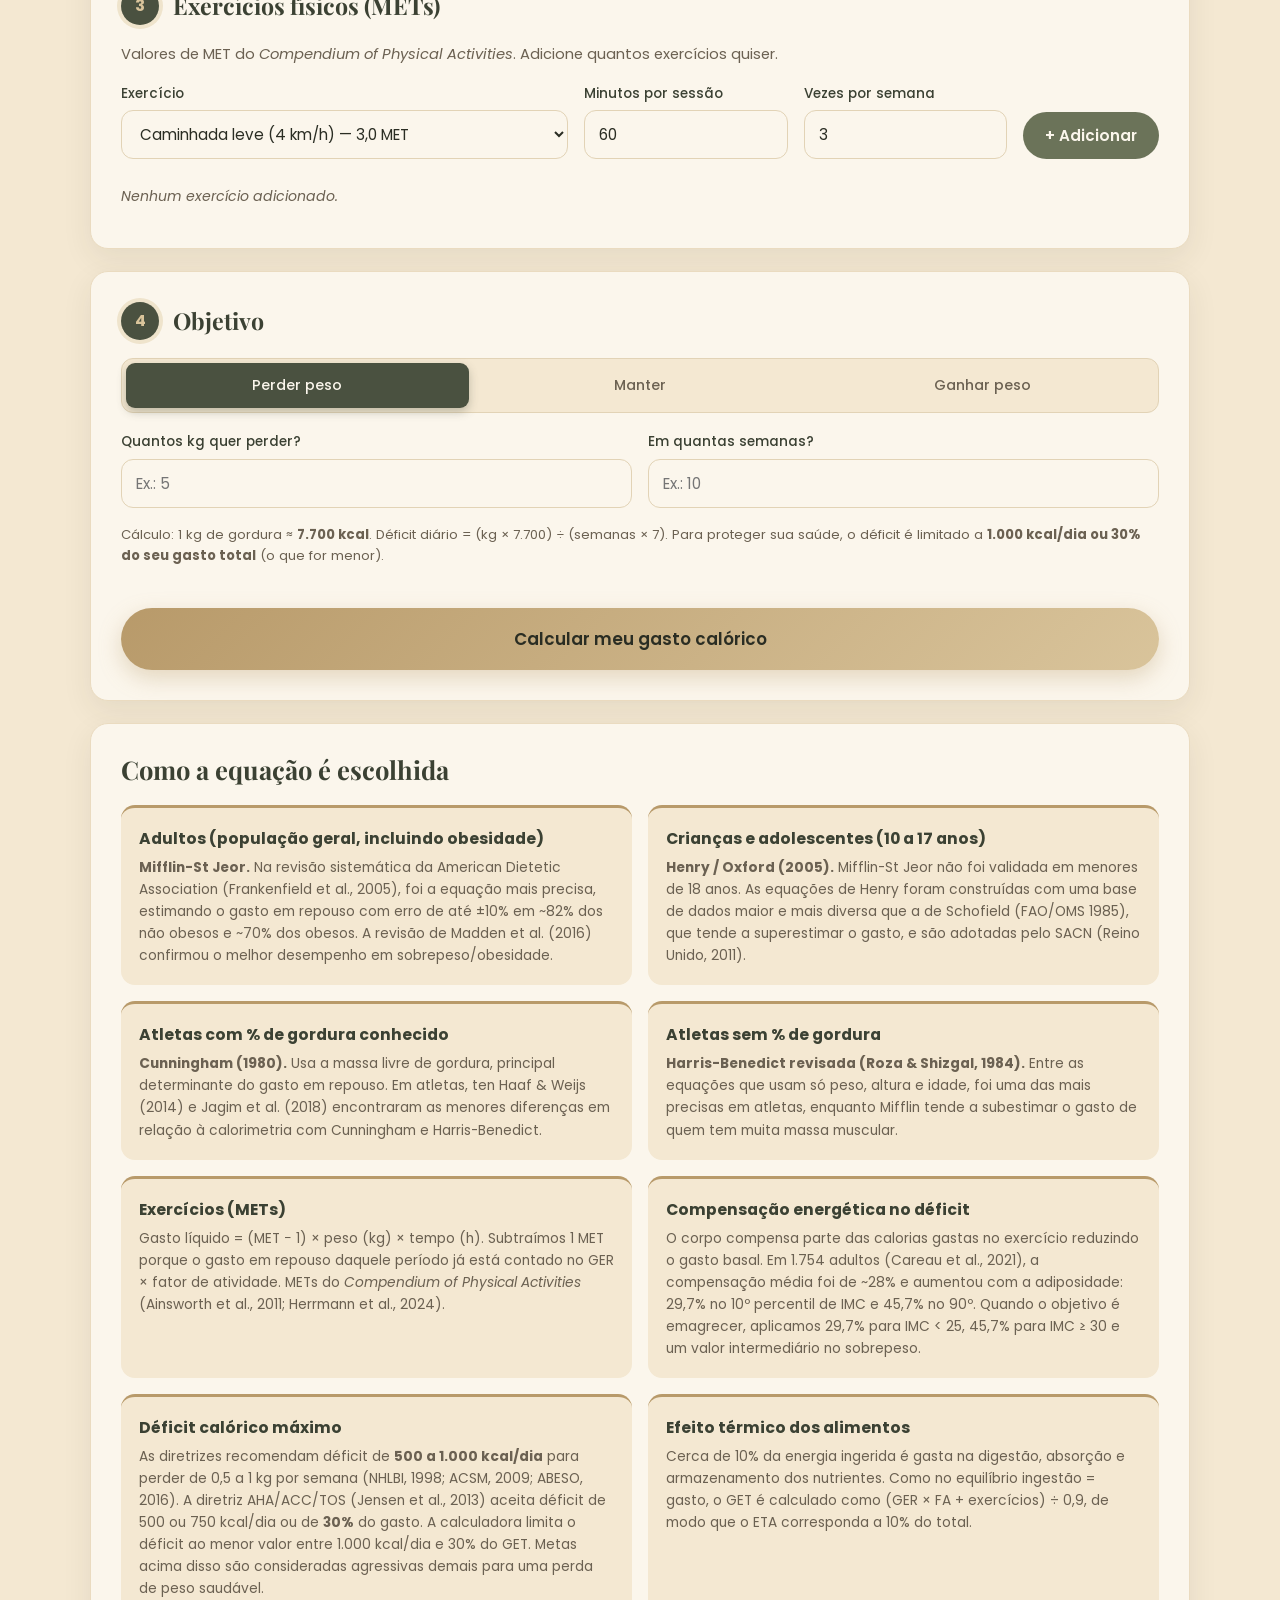
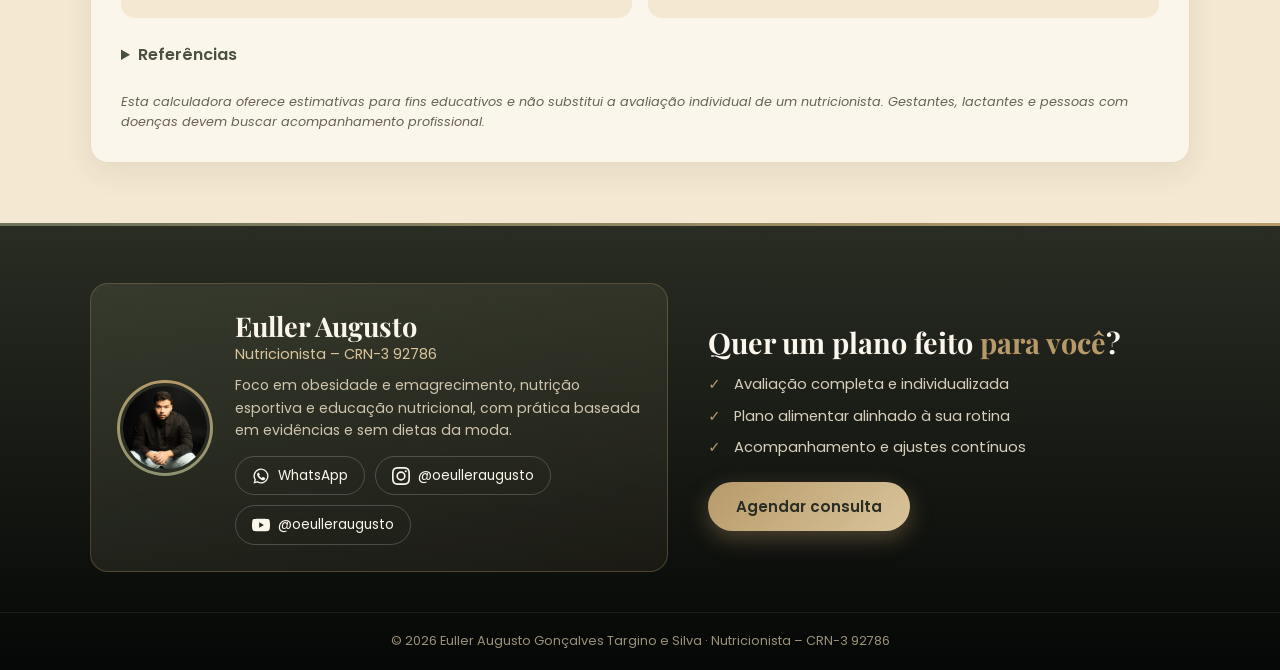
<file: calculadora/index.html>
<!DOCTYPE html>
<html lang="pt-BR">
<head>
  <meta charset="UTF-8">
  <meta name="viewport" content="width=device-width, initial-scale=1.0">
  <title>Calculadora de Gasto Calórico | Euller Augusto Nutricionista</title>
  <meta name="description" content="Calcule seu gasto energético com as equações mais indicadas pela ciência para o seu perfil. Por Euller Augusto, nutricionista.">
  <!-- Prévia ao compartilhar o link (WhatsApp, Instagram, Facebook): endereços completos, senão a foto não aparece -->
  <meta property="og:type" content="website">
  <meta property="og:locale" content="pt_BR">
  <meta property="og:site_name" content="Euller Augusto">
  <meta property="og:url" content="https://www.eulleraugusto.com.br/calculadora">
  <meta property="og:title" content="Calculadora de Gasto Calórico | Euller Augusto">
  <meta property="og:description" content="Calcule seu gasto energético com as equações mais indicadas pela ciência para o seu perfil.">
  <meta property="og:image" content="https://www.eulleraugusto.com.br/img/compartilhar.jpg">
  <meta property="og:image:width" content="1200">
  <meta property="og:image:height" content="630">
  <meta property="og:image:alt" content="Foto de Euller Augusto, nutricionista">
  <meta name="twitter:card" content="summary_large_image">
  <link rel="icon" href="../favicon.ico" sizes="any">
  <link rel="icon" type="image/png" sizes="32x32" href="../favicon-32.png">
  <link rel="apple-touch-icon" href="../apple-touch-icon.png">
  <link rel="manifest" href="../site.webmanifest">
  <meta name="theme-color" content="#2F3429">
  <link rel="preconnect" href="https://fonts.googleapis.com">
  <link rel="preconnect" href="https://fonts.gstatic.com" crossorigin>
  <link href="https://fonts.googleapis.com/css2?family=Playfair+Display:ital,wght@0,600;0,700;1,500;1,600&family=Poppins:wght@300;400;500;600;700&display=swap" rel="stylesheet">
  <link rel="stylesheet" href="../style.css">
</head>
<body>
  <!-- ===== CABEÇALHO ===== -->
  <header class="topbar">
    <div class="container topbar-inner">
      <a href="../" class="brand">
        <span class="brand-mark">EA</span>
        <span class="brand-text">
          <strong data-pro="nome">Euller Augusto</strong>
          <small>Nutricionista</small>
        </span>
      </a>
      <nav class="nav">
        <a href="../">Início</a>
        <a href="../sobre/">O Euller</a>
        <a href="../planos/">Planos</a>
        <a href="../calculadora/" class="active">Calculadora</a>
        <a href="../#agendar" class="nav-cta">Agendar consulta</a>
      </nav>
    </div>
  </header>

  <!-- ===== HERO ===== -->
  <section class="hero">
    <div class="container hero-inner">
      <span class="pill">Baseado em evidências científicas</span>
      <h1>Descubra quanto o seu corpo <span class="gold">realmente gasta</span> por dia</h1>
      <p>A calculadora escolhe automaticamente a equação de gasto energético em repouso mais precisa para o seu perfil e soma atividade física, exercícios (METs) e efeito térmico dos alimentos.</p>
      <a href="#calculadora" class="btn btn-gold">Começar cálculo</a>
      <div class="hero-stats">
        <div><strong class="count" data-to="7700">0</strong><span>kcal ≈ 1 kg de gordura</span></div>
        <div><strong class="count" id="statEq" data-to="7">0</strong><span>equações comparadas</span></div>
        <div><strong class="count" id="statEx" data-to="54">0</strong><span>exercícios com METs</span></div>
      </div>
    </div>
  </section>

  <main id="calculadora" class="container">

    <!-- ===== PASSO 1: DADOS ===== -->
    <section class="card step">
      <div class="step-head"><span class="step-num">1</span><h2>Dados pessoais</h2></div>
      <div class="grid grid-4">
        <div class="field">
          <label>Sexo</label>
          <div class="toggle" id="sexo">
            <button type="button" data-val="M" class="active">Masculino</button>
            <button type="button" data-val="F">Feminino</button>
          </div>
        </div>
        <div class="field">
          <label for="idade">Idade (anos)</label>
          <input type="number" id="idade" min="10" max="100" placeholder="Ex.: 30">
        </div>
        <div class="field">
          <label for="peso">Peso (kg)</label>
          <input type="number" id="peso" min="25" max="300" step="0.1" placeholder="Ex.: 75">
        </div>
        <div class="field">
          <label for="altura">Altura (cm)</label>
          <input type="number" id="altura" min="120" max="230" placeholder="Ex.: 175">
        </div>
      </div>
      <div class="grid grid-2">
        <div class="field">
          <label for="perfil">Perfil</label>
          <select id="perfil">
            <option value="geral">População geral (inclui sobrepeso/obesidade)</option>
            <option value="atleta">Atleta ou treino intenso regular (≥ 5x/semana)</option>
          </select>
        </div>
        <div class="field">
          <label for="gordura">% de gordura corporal <small>(opcional)</small></label>
          <input type="number" id="gordura" min="3" max="60" step="0.1" placeholder="Se souber (bioimpedância, dobras, DEXA)">
        </div>
      </div>
    </section>

    <!-- ===== PASSO 2: NÍVEL DE ATIVIDADE ===== -->
    <section class="card step">
      <div class="step-head"><span class="step-num">2</span><h2>Nível de atividade no dia a dia</h2></div>
      <p class="hint">Escolha considerando sua rotina <strong>sem contar os exercícios</strong> — eles serão somados no passo 3, evitando contar o mesmo gasto duas vezes.</p>
      <div class="fa-list" id="faList"></div>
    </section>

    <!-- ===== PASSO 3: EXERCÍCIOS ===== -->
    <section class="card step">
      <div class="step-head"><span class="step-num">3</span><h2>Exercícios físicos (METs)</h2></div>
      <p class="hint">Valores de MET do <em>Compendium of Physical Activities</em>. Adicione quantos exercícios quiser.</p>
      <div class="grid grid-ex">
        <div class="field">
          <label for="exercicio">Exercício</label>
          <select id="exercicio"></select>
        </div>
        <div class="field">
          <label for="minutos">Minutos por sessão</label>
          <input type="number" id="minutos" min="1" max="600" value="60">
        </div>
        <div class="field">
          <label for="frequencia">Vezes por semana</label>
          <input type="number" id="frequencia" min="1" max="14" value="3">
        </div>
        <div class="field field-btn">
          <button type="button" class="btn btn-green" id="addEx">+ Adicionar</button>
        </div>
      </div>
      <ul class="ex-list" id="exList"><li class="empty">Nenhum exercício adicionado.</li></ul>
    </section>

    <!-- ===== PASSO 4: OBJETIVO ===== -->
    <section class="card step">
      <div class="step-head"><span class="step-num">4</span><h2>Objetivo</h2></div>
      <div class="toggle toggle-wide" id="objetivo">
        <button type="button" data-val="perder" class="active">Perder peso</button>
        <button type="button" data-val="manter">Manter</button>
        <button type="button" data-val="ganhar">Ganhar peso</button>
      </div>
      <div class="grid grid-2" id="metaFields">
        <div class="field">
          <label for="kgMeta" id="kgMetaLabel">Quantos kg quer perder?</label>
          <input type="number" id="kgMeta" min="0.5" max="100" step="0.5" placeholder="Ex.: 5">
        </div>
        <div class="field">
          <label for="semanas">Em quantas semanas?</label>
          <input type="number" id="semanas" min="1" max="104" placeholder="Ex.: 10">
        </div>
      </div>
      <p class="hint small">Cálculo: 1 kg de gordura ≈ <strong>7.700 kcal</strong>. Déficit diário = (kg × 7.700) ÷ (semanas × 7). Para proteger sua saúde, o déficit é limitado a <strong>1.000 kcal/dia ou 30% do seu gasto total</strong> (o que for menor).</p>
      <p class="error" id="erro"></p>
      <button type="button" class="btn btn-gold btn-big" id="calcular">Calcular meu gasto calórico</button>
    </section>

    <!-- ===== RESULTADOS ===== -->
    <section class="results hidden" id="resultados">
      <div class="result-hero card dark">
        <span class="label">Gasto Energético Total (GET)</span>
        <div class="big-number"><span class="count-result" id="rGET">0</span><small>kcal/dia</small></div>
        <div class="stack-bar" id="stackBar"></div>
        <div class="legend" id="legend"></div>
      </div>

      <div class="grid grid-4 result-cards">
        <div class="r-card"><span>Gasto em repouso (GER)</span><strong id="rGER">0</strong><small>kcal/dia</small></div>
        <div class="r-card"><span>Atividade diária</span><strong id="rFA">0</strong><small id="rFAinfo">kcal/dia</small></div>
        <div class="r-card"><span>Exercícios (média/dia)</span><strong id="rEX">0</strong><small id="rEXinfo">kcal/dia</small></div>
        <div class="r-card"><span>Efeito térmico (10%)</span><strong id="rETA">0</strong><small>kcal/dia</small></div>
      </div>

      <div class="card goal-card" id="goalCard">
        <div class="goal-main">
          <span class="label">Ingestão calórica recomendada</span>
          <div class="big-number green"><span id="rMeta">0</span><small>kcal/dia</small></div>
          <p id="rMetaTxt"></p>
        </div>
        <div class="goal-side">
          <div><span>Ajuste diário</span><strong id="rDef">0</strong></div>
          <div><span>Ritmo semanal</span><strong id="rRitmo">0</strong></div>
          <div id="rDefMaxBox" class="def-max"><span>Déficit máximo recomendado</span><strong id="rDefMax">0</strong></div>
        </div>
        <ul class="alerts" id="alertas"></ul>
      </div>

      <div class="card">
        <h3>Equação escolhida para você</h3>
        <div class="eq-chosen" id="eqEscolhida"></div>
        <h4>Comparação entre equações</h4>
        <div class="table-wrap">
          <table class="eq-table">
            <thead><tr><th>Equação</th><th>Resultado</th><th>Indicação</th></tr></thead>
            <tbody id="eqTabela"></tbody>
          </table>
        </div>
      </div>

      <div class="promo-inline">
        <p>Números são o ponto de partida. Quer transformar esse resultado num <strong>plano individualizado</strong>, com acompanhamento?</p>
        <a href="../planos/" class="btn btn-gold">Ver os planos</a>
      </div>
    </section>

    <!-- ===== CIÊNCIA ===== -->
    <section id="ciencia" class="card science">
      <h2>Como a equação é escolhida</h2>
      <div class="grid grid-2">
        <div class="sci-item">
          <h4>Adultos (população geral, incluindo obesidade)</h4>
          <p><strong>Mifflin-St Jeor.</strong> Na revisão sistemática da American Dietetic Association (Frankenfield et al., 2005), foi a equação mais precisa, estimando o gasto em repouso com erro de até ±10% em ~82% dos não obesos e ~70% dos obesos. A revisão de Madden et al. (2016) confirmou o melhor desempenho em sobrepeso/obesidade.</p>
        </div>
        <div class="sci-item">
          <h4>Crianças e adolescentes (10 a 17 anos)</h4>
          <p><strong>Henry / Oxford (2005).</strong> Mifflin-St Jeor não foi validada em menores de 18 anos. As equações de Henry foram construídas com uma base de dados maior e mais diversa que a de Schofield (FAO/OMS 1985), que tende a superestimar o gasto, e são adotadas pelo SACN (Reino Unido, 2011).</p>
        </div>
        <div class="sci-item">
          <h4>Atletas com % de gordura conhecido</h4>
          <p><strong>Cunningham (1980).</strong> Usa a massa livre de gordura, principal determinante do gasto em repouso. Em atletas, ten Haaf &amp; Weijs (2014) e Jagim et al. (2018) encontraram as menores diferenças em relação à calorimetria com Cunningham e Harris-Benedict.</p>
        </div>
        <div class="sci-item">
          <h4>Atletas sem % de gordura</h4>
          <p><strong>Harris-Benedict revisada (Roza &amp; Shizgal, 1984).</strong> Entre as equações que usam só peso, altura e idade, foi uma das mais precisas em atletas, enquanto Mifflin tende a subestimar o gasto de quem tem muita massa muscular.</p>
        </div>
        <div class="sci-item">
          <h4>Exercícios (METs)</h4>
          <p>Gasto líquido = (MET − 1) × peso (kg) × tempo (h). Subtraímos 1 MET porque o gasto em repouso daquele período já está contado no GER × fator de atividade. METs do <em>Compendium of Physical Activities</em> (Ainsworth et al., 2011; Herrmann et al., 2024).</p>
        </div>
        <div class="sci-item">
          <h4>Compensação energética no déficit</h4>
          <p>O corpo compensa parte das calorias gastas no exercício reduzindo o gasto basal. Em 1.754 adultos (Careau et al., 2021), a compensação média foi de ~28% e aumentou com a adiposidade: 29,7% no 10º percentil de IMC e 45,7% no 90º. Quando o objetivo é emagrecer, aplicamos 29,7% para IMC &lt; 25, 45,7% para IMC ≥ 30 e um valor intermediário no sobrepeso.</p>
        </div>
        <div class="sci-item">
          <h4>Déficit calórico máximo</h4>
          <p>As diretrizes recomendam déficit de <strong>500 a 1.000 kcal/dia</strong> para perder de 0,5 a 1 kg por semana (NHLBI, 1998; ACSM, 2009; ABESO, 2016). A diretriz AHA/ACC/TOS (Jensen et al., 2013) aceita déficit de 500 ou 750 kcal/dia ou de <strong>30%</strong> do gasto. A calculadora limita o déficit ao menor valor entre 1.000 kcal/dia e 30% do GET. Metas acima disso são consideradas agressivas demais para uma perda de peso saudável.</p>
        </div>
        <div class="sci-item">
          <h4>Efeito térmico dos alimentos</h4>
          <p>Cerca de 10% da energia ingerida é gasta na digestão, absorção e armazenamento dos nutrientes. Como no equilíbrio ingestão = gasto, o GET é calculado como (GER × FA + exercícios) ÷ 0,9, de modo que o ETA corresponda a 10% do total.</p>
        </div>
      </div>
      <details class="refs">
        <summary>Referências</summary>
        <ol>
          <li>Mifflin MD, St Jeor ST, et al. A new predictive equation for resting energy expenditure in healthy individuals. <em>Am J Clin Nutr</em>. 1990;51(2):241-7.</li>
          <li>Frankenfield D, Roth-Yousey L, Compher C. Comparison of predictive equations for resting metabolic rate in healthy nonobese and obese adults: a systematic review. <em>J Am Diet Assoc</em>. 2005;105(5):775-89.</li>
          <li>Madden AM, Mulrooney HM, Shah S. Estimation of energy expenditure using prediction equations in overweight and obese adults: a systematic review. <em>J Hum Nutr Diet</em>. 2016;29(4):458-76.</li>
          <li>Roza AM, Shizgal HM. The Harris Benedict equation reevaluated. <em>Am J Clin Nutr</em>. 1984;40(1):168-82.</li>
          <li>Henry CJK. Basal metabolic rate studies in humans: measurement and development of new equations. <em>Public Health Nutr</em>. 2005;8(7A):1133-52.</li>
          <li>Cunningham JJ. A reanalysis of the factors influencing basal metabolic rate in normal adults. <em>Am J Clin Nutr</em>. 1980;33(11):2372-4.</li>
          <li>ten Haaf T, Weijs PJM. Resting energy expenditure prediction in recreational athletes of 18–35 years. <em>PLoS One</em>. 2014;9(10):e108460.</li>
          <li>Jagim AR, et al. The accuracy of resting metabolic rate prediction equations in athletes. <em>J Strength Cond Res</em>. 2018;32(7):1875-81.</li>
          <li>Ainsworth BE, et al. 2011 Compendium of Physical Activities. <em>Med Sci Sports Exerc</em>. 2011;43(8):1575-81.</li>
          <li>Herrmann SD, et al. 2024 Adult Compendium of Physical Activities. <em>J Sport Health Sci</em>. 2024;13(1):6-12.</li>
          <li>FAO/WHO/UNU. Human energy requirements. Food and Nutrition Technical Report Series 1. Roma, 2004.</li>
          <li>Careau V, Halsey LG, Pontzer H, et al. Energy compensation and adiposity in humans. <em>Curr Biol</em>. 2021;31(20):4659-66.</li>
          <li>National Heart, Lung, and Blood Institute (NHLBI). Clinical guidelines on the identification, evaluation, and treatment of overweight and obesity in adults: the evidence report. <em>Obes Res</em>. 1998;6(Suppl 2):51S-209S.</li>
          <li>Donnelly JE, et al. American College of Sports Medicine Position Stand. Appropriate physical activity intervention strategies for weight loss and prevention of weight regain for adults. <em>Med Sci Sports Exerc</em>. 2009;41(2):459-71.</li>
          <li>Jensen MD, Ryan DH, et al. 2013 AHA/ACC/TOS guideline for the management of overweight and obesity in adults. <em>Circulation</em>. 2014;129(25 Suppl 2):S102-38.</li>
          <li>Associação Brasileira para o Estudo da Obesidade e da Síndrome Metabólica (ABESO). Diretrizes brasileiras de obesidade 2016. 4. ed. São Paulo: ABESO; 2016.</li>
          <li>Hall KD. What is the required energy deficit per unit weight loss? <em>Int J Obes</em>. 2008;32(3):573-6.</li>
        </ol>
      </details>
      <p class="disclaimer">Esta calculadora oferece estimativas para fins educativos e não substitui a avaliação individual de um nutricionista. Gestantes, lactantes e pessoas com doenças devem buscar acompanhamento profissional.</p>
    </section>
  </main>

  <!-- ===== RODAPÉ / PROMOÇÃO ===== -->
  <footer id="contato" class="footer">
    <div class="container footer-inner">
      <div class="pro-card" id="proCard">
        <div class="pro-avatar"><img src="../img/euller-principal.jpg" alt="Euller Augusto, nutricionista" width="960" height="1200"></div>
        <div class="pro-info">
          <h3 data-pro="nome">Euller Augusto</h3>
          <p class="pro-role">Nutricionista<span class="crn-wrap"> – <span data-pro="crn"></span></span></p>
          <p class="pro-bio">Foco em obesidade e emagrecimento, nutrição esportiva e educação nutricional, com prática baseada em evidências e sem dietas da moda.</p>
          <div class="socials">
            <a id="lnkWhatsapp" href="#" target="_blank" rel="noopener" class="social" aria-label="WhatsApp">
              <svg viewBox="0 0 24 24"><path d="M12 2a10 10 0 00-8.6 15.1L2 22l5-1.3A10 10 0 1012 2zm0 18.2a8.2 8.2 0 01-4.2-1.2l-.3-.2-3 .8.8-2.9-.2-.3A8.2 8.2 0 1112 20.2zm4.5-6.1c-.2-.1-1.5-.7-1.7-.8-.2-.1-.4-.1-.6.1l-.8 1c-.1.2-.3.2-.5.1a6.7 6.7 0 01-3.3-2.9c-.3-.4.3-.4.7-1.3.1-.2 0-.3 0-.4l-.8-1.8c-.2-.5-.4-.4-.6-.4h-.5a1 1 0 00-.7.3 3 3 0 00-.9 2.2 5.2 5.2 0 001.1 2.7 11.8 11.8 0 004.5 4c1.7.7 2.3.8 3.2.6a2.7 2.7 0 001.8-1.2 2.2 2.2 0 00.1-1.2c0-.1-.2-.2-.5-.3z"/></svg>
              <span>WhatsApp</span>
            </a>
            <a id="lnkInstagram" href="#" target="_blank" rel="noopener" class="social" aria-label="Instagram">
              <svg viewBox="0 0 24 24"><path d="M12 2.2c3.2 0 3.6 0 4.8.1 3.3.1 4.8 1.7 4.9 4.9.1 1.3.1 1.6.1 4.8s0 3.6-.1 4.8c-.1 3.2-1.7 4.8-4.9 4.9-1.3.1-1.6.1-4.8.1s-3.6 0-4.8-.1c-3.3-.1-4.8-1.7-4.9-4.9C2.2 15.6 2.2 15.2 2.2 12s0-3.6.1-4.8C2.4 3.9 3.9 2.4 7.2 2.3c1.2-.1 1.6-.1 4.8-.1zM12 0C8.7 0 8.3 0 7.1.1 2.7.3.3 2.7.1 7.1 0 8.3 0 8.7 0 12s0 3.7.1 4.9c.2 4.4 2.6 6.8 7 7 1.2.1 1.6.1 4.9.1s3.7 0 4.9-.1c4.4-.2 6.8-2.6 7-7 .1-1.2.1-1.6.1-4.9s0-3.7-.1-4.9c-.2-4.4-2.6-6.8-7-7C15.7 0 15.3 0 12 0zm0 5.8a6.2 6.2 0 100 12.4 6.2 6.2 0 000-12.4zM12 16a4 4 0 110-8 4 4 0 010 8zm6.4-11.8a1.4 1.4 0 100 2.9 1.4 1.4 0 000-2.9z"/></svg>
              <span data-pro="instagram">@seuinstagram</span>
            </a>
            <a id="lnkYoutube" href="#" target="_blank" rel="noopener" class="social" aria-label="YouTube">
              <svg viewBox="0 0 24 24"><path d="M23.5 6.2a3 3 0 00-2.1-2.1C19.5 3.6 12 3.6 12 3.6s-7.5 0-9.4.5A3 3 0 00.5 6.2 31.4 31.4 0 000 12a31.4 31.4 0 00.5 5.8 3 3 0 002.1 2.1c1.9.5 9.4.5 9.4.5s7.5 0 9.4-.5a3 3 0 002.1-2.1A31.4 31.4 0 0024 12a31.4 31.4 0 00-.5-5.8zM9.6 15.6V8.4l6.2 3.6-6.2 3.6z"/></svg>
              <span data-pro="youtubeNome">YouTube</span>
            </a>
          </div>
        </div>
      </div>
      <div class="footer-cta">
        <h3>Quer um plano feito <span class="gold">para você</span>?</h3>
        <ul class="benefits">
          <li>Avaliação completa e individualizada</li>
          <li>Plano alimentar alinhado à sua rotina</li>
          <li>Acompanhamento e ajustes contínuos</li>
        </ul>
        <a id="lnkCta" href="#" target="_blank" rel="noopener" class="btn btn-gold">Agendar consulta</a>
      </div>
    </div>
    <div class="footer-bottom">
      <p>© <span id="ano"></span> <span data-pro="nomeCompleto">Euller Augusto Gonçalves Targino e Silva</span> · Nutricionista<span class="crn-wrap"> – <span data-pro="crn"></span></span></p>
    </div>
  </footer>

  <a id="floatBtn" class="float-btn" href="#contato" aria-label="Fale com o nutricionista">
    <img class="float-icon" src="../img/euller-principal.jpg" alt=""><span class="float-text">Fale com o Euller</span>
  </a>

  <script src="../script.js"></script>
</body>
</html>
</file>
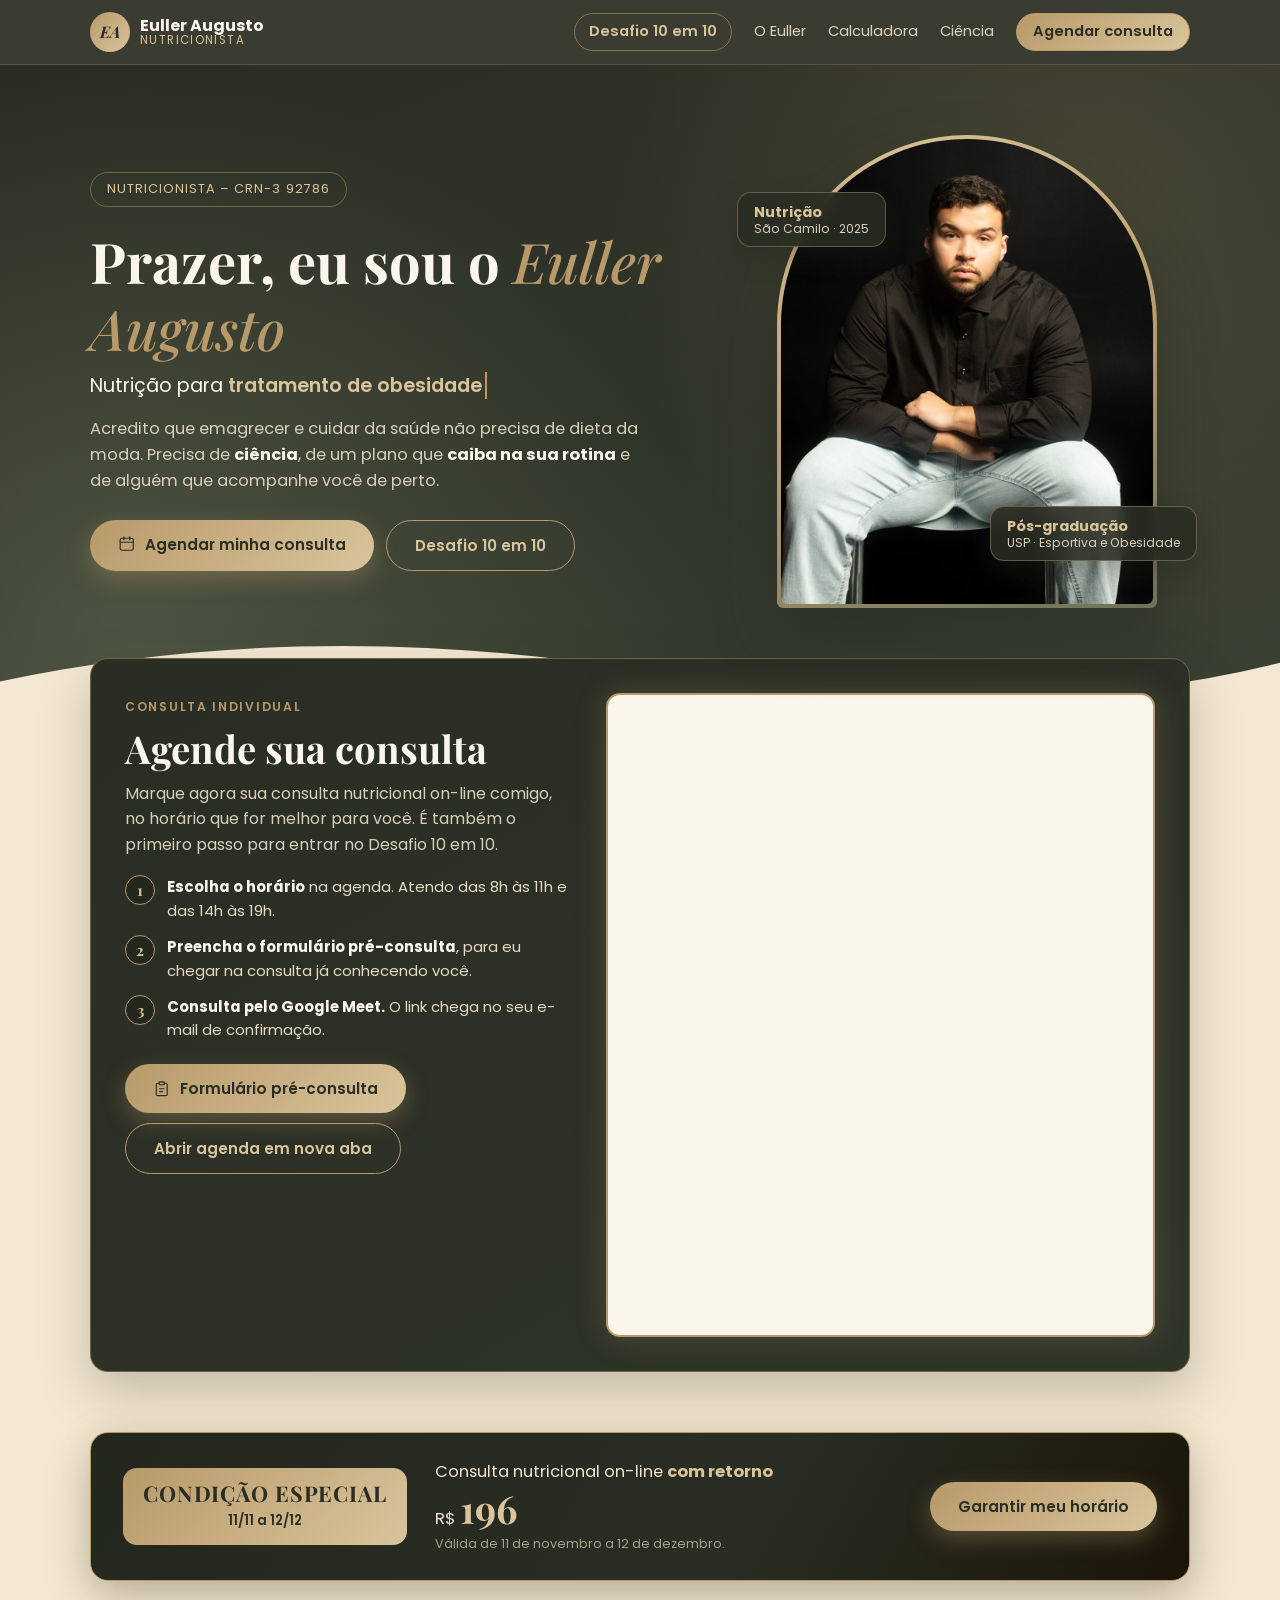
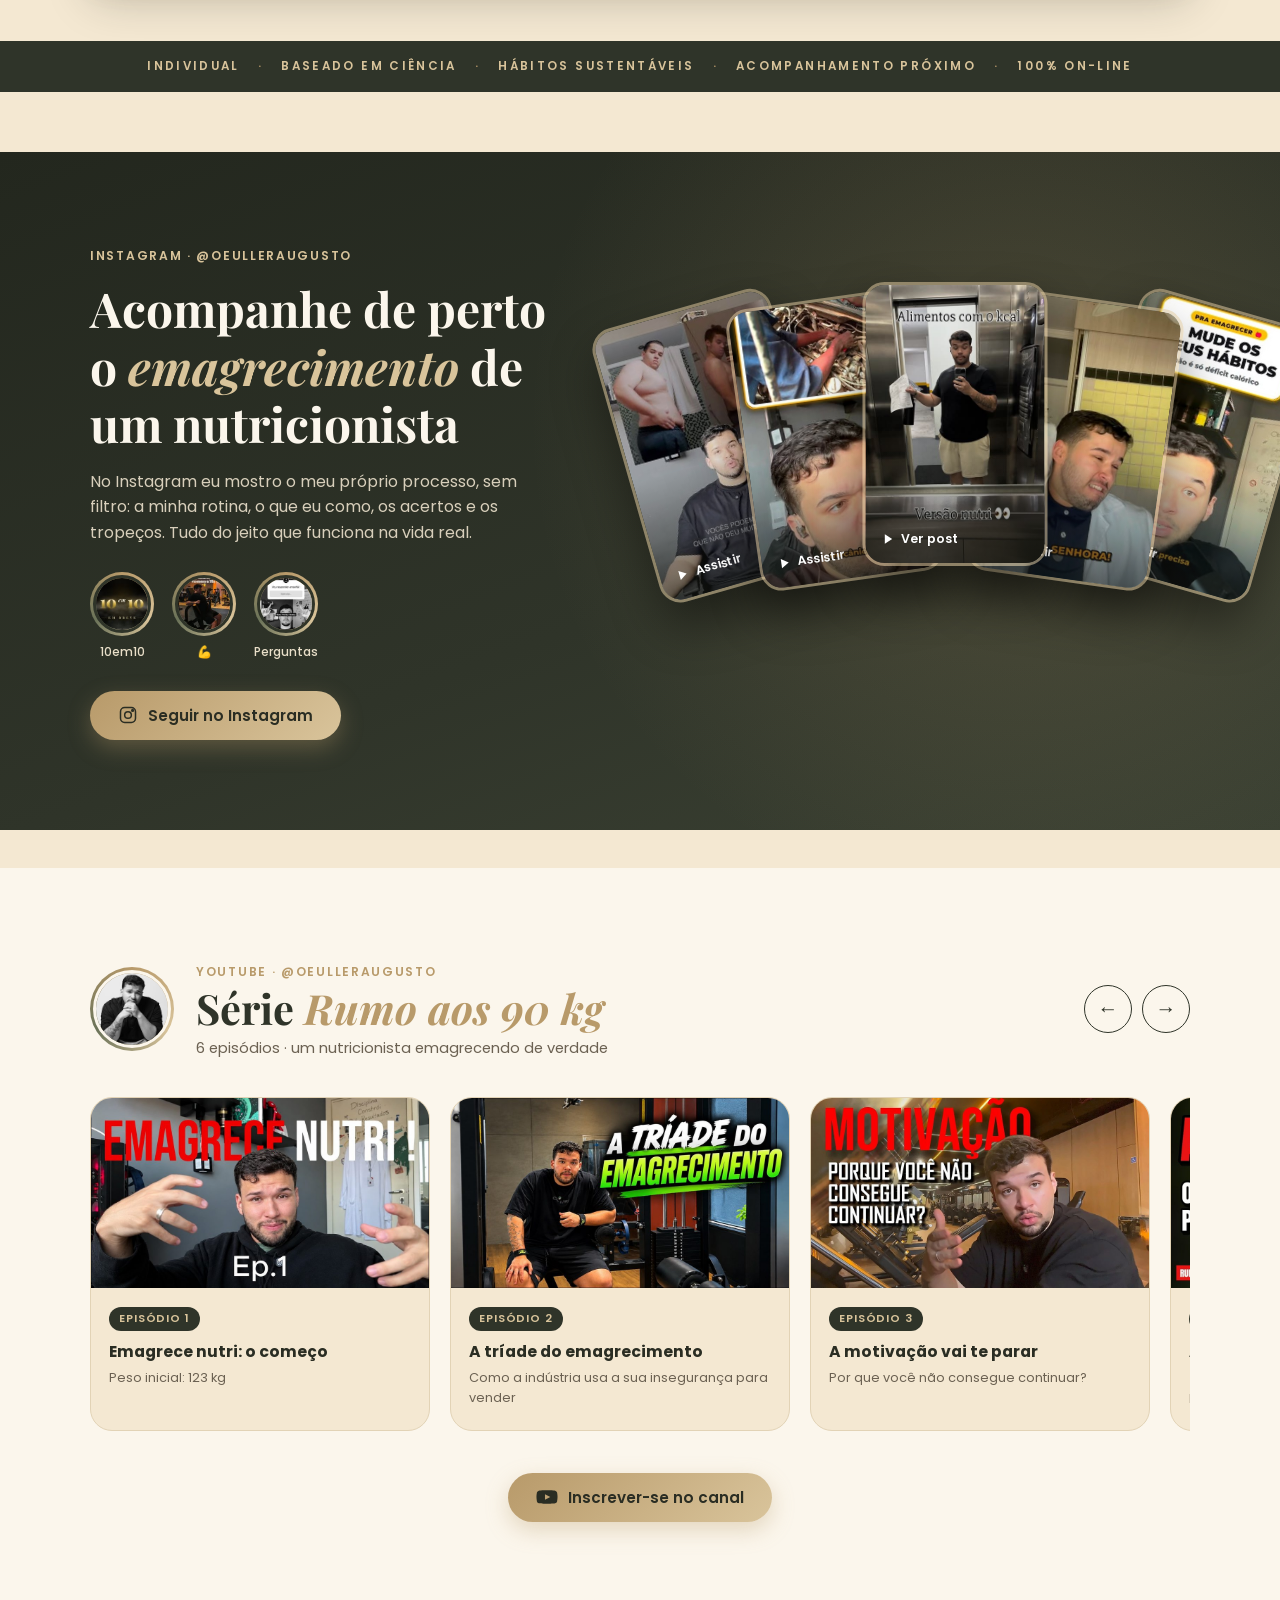
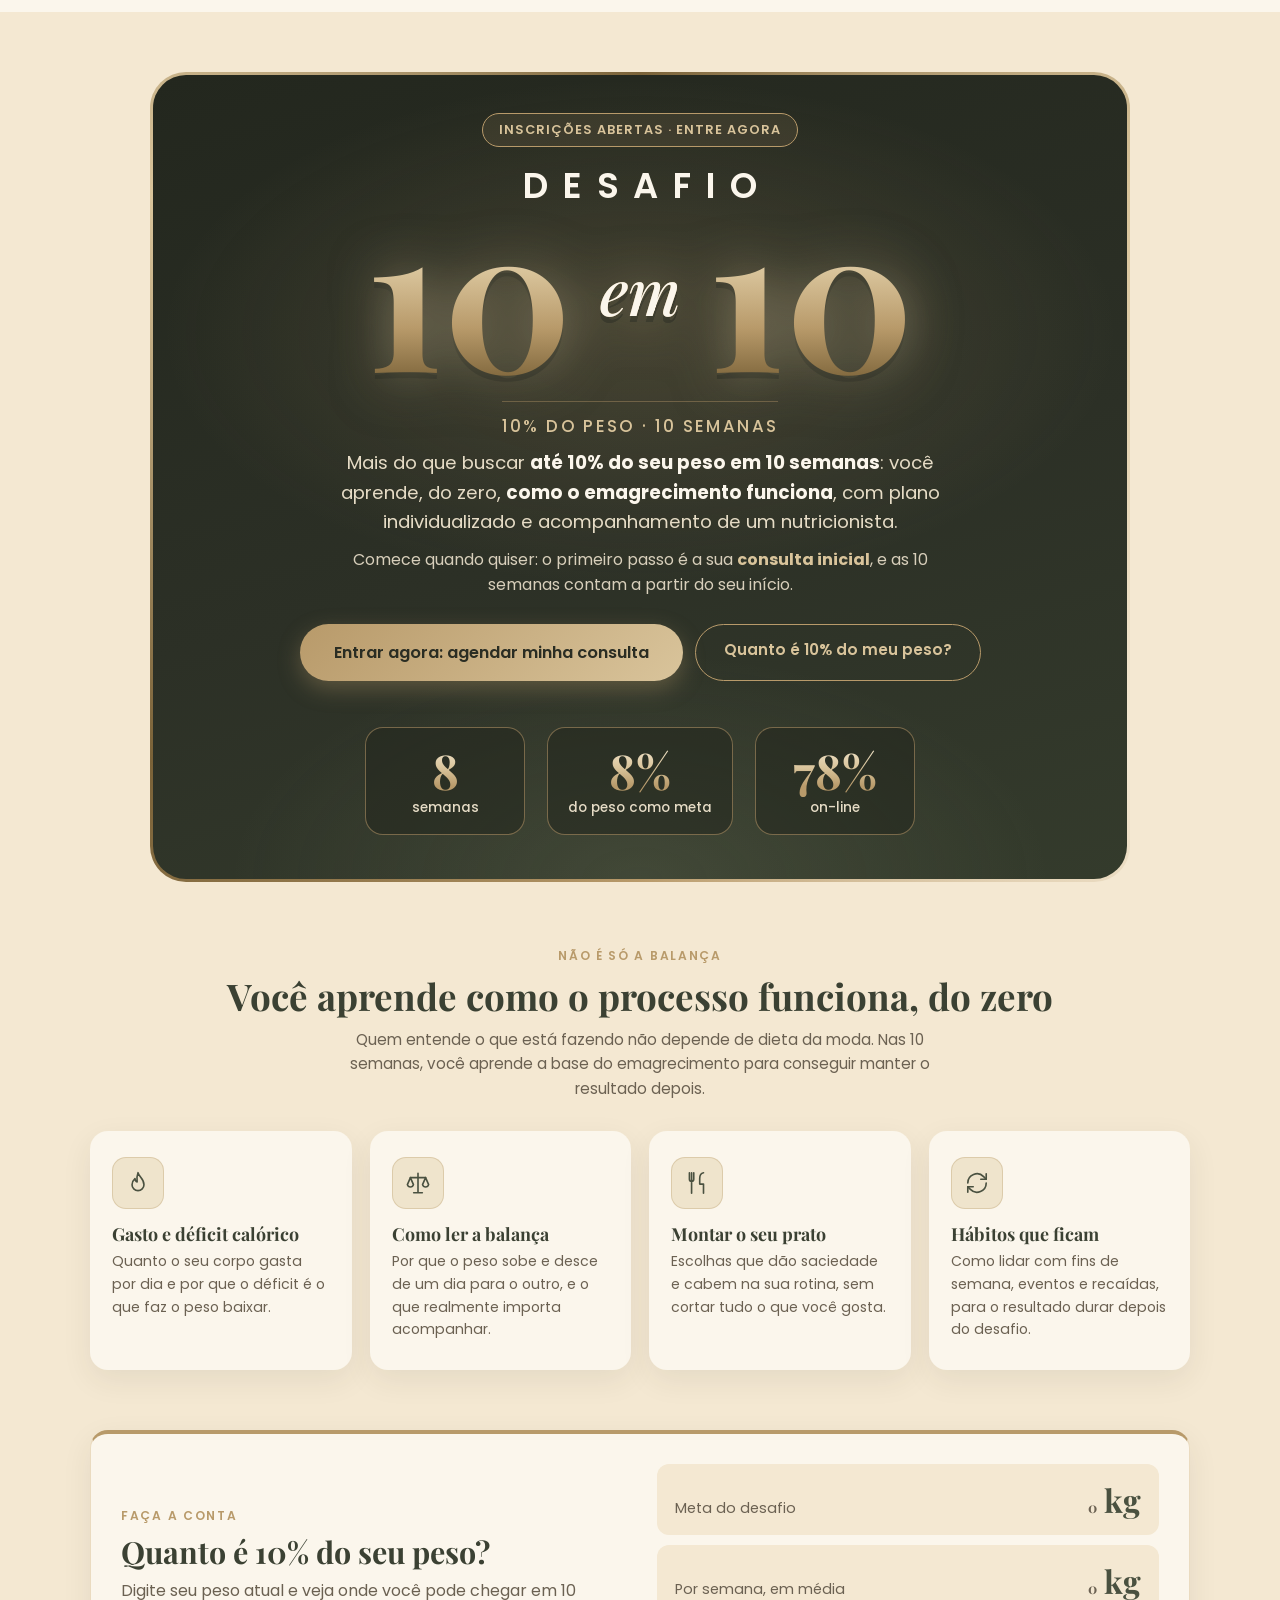
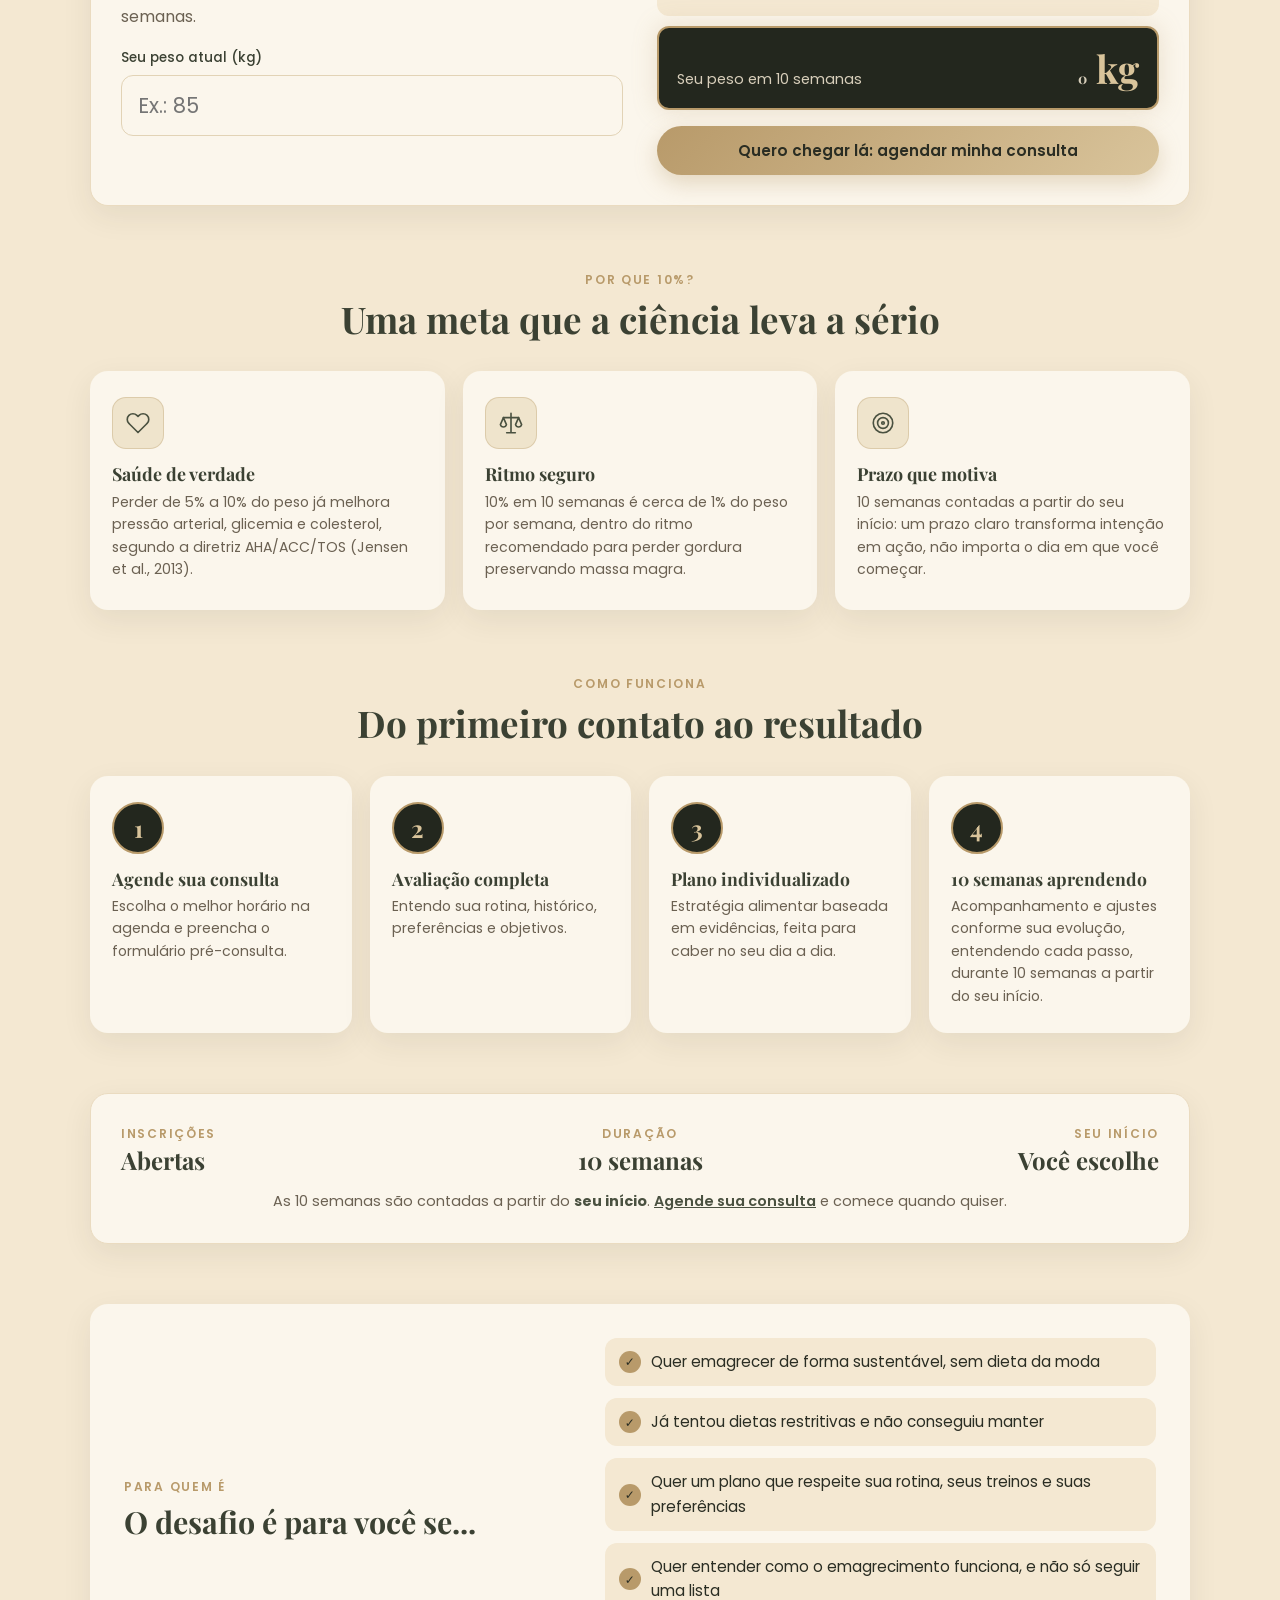
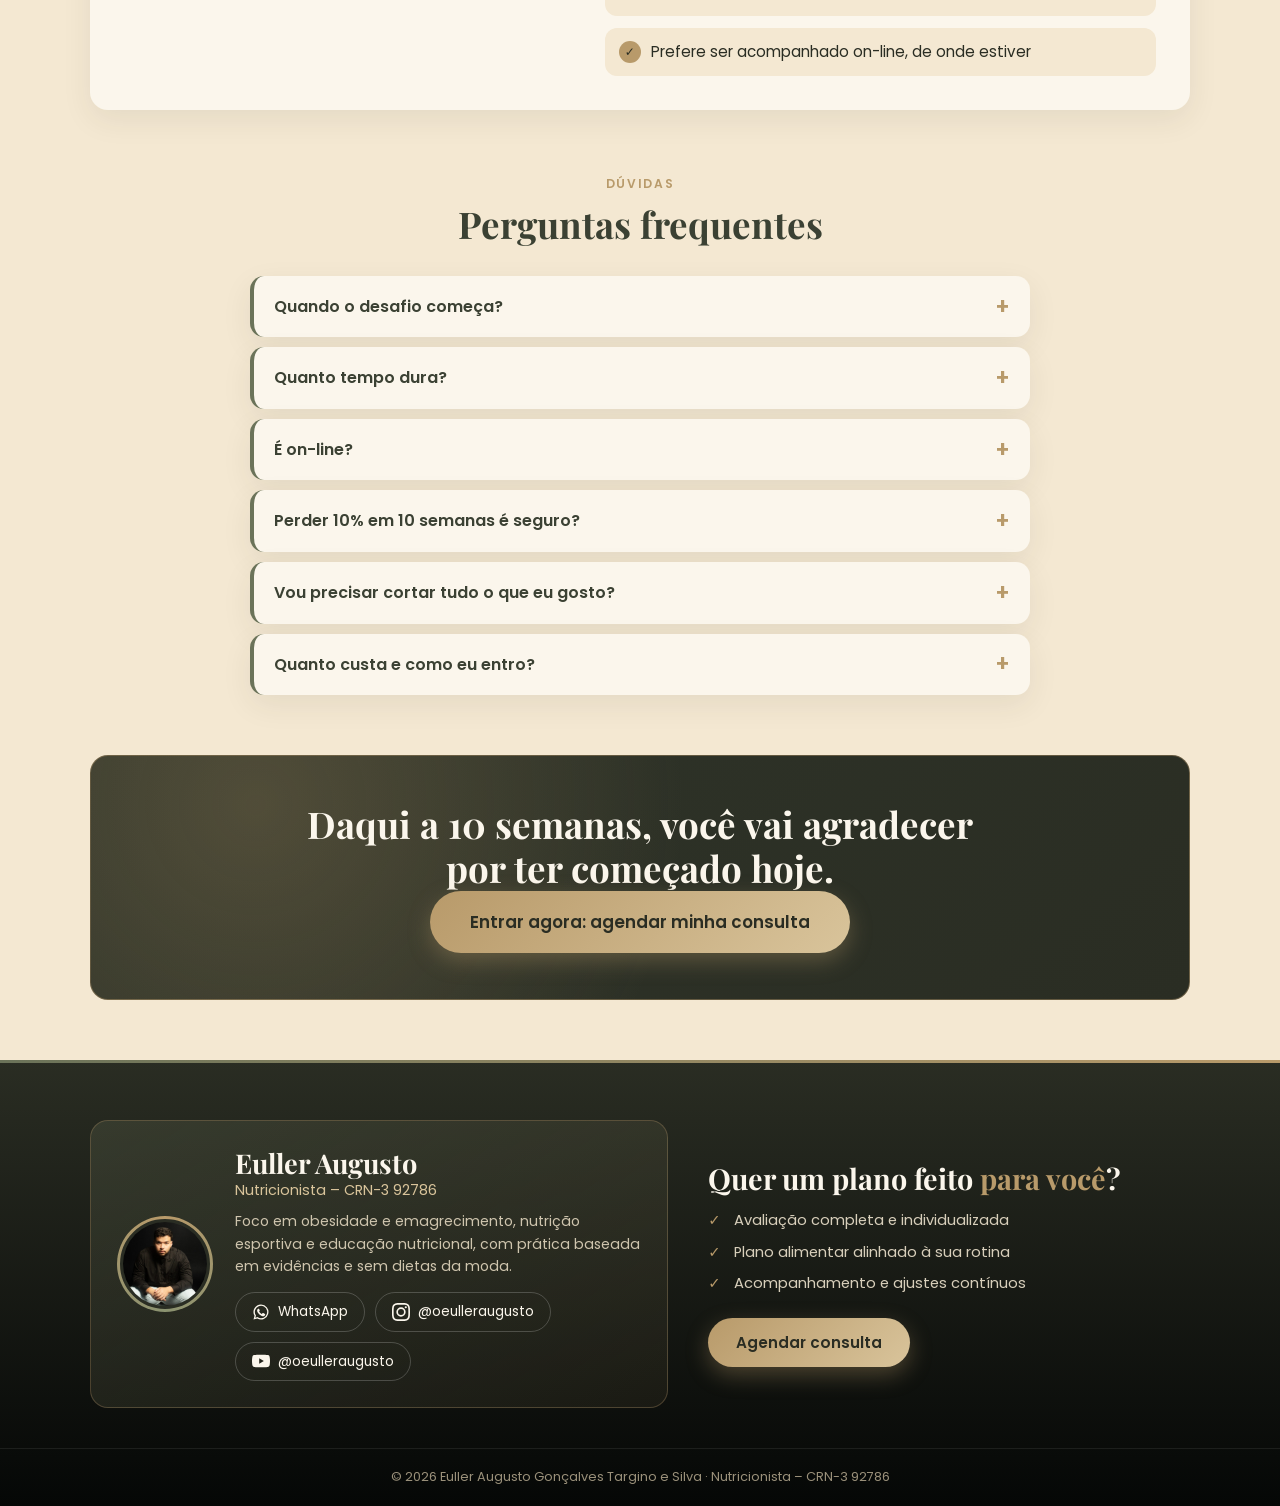
<file: desafio10em10/index.html>
<!DOCTYPE html>
<html lang="pt-BR">
<head>
  <meta charset="UTF-8">
  <meta name="viewport" content="width=device-width, initial-scale=1.0">
  <title>Euller Augusto | Nutricionista on-line · Desafio 10 em 10</title>
  <meta name="description" content="Euller Augusto, nutricionista (CRN-3 92786). Consulta nutricional on-line para emagrecer com ciência e o Desafio 10 em 10: até 10% do peso em 10 semanas. Agende sua consulta.">
  <!-- Prévia ao compartilhar o link (WhatsApp, Instagram, Facebook): endereços completos, senão a foto não aparece -->
  <meta property="og:type" content="website">
  <meta property="og:locale" content="pt_BR">
  <meta property="og:site_name" content="Euller Augusto">
  <meta property="og:url" content="https://www.eulleraugusto.com.br/desafio10em10">
  <meta property="og:title" content="Euller Augusto | Nutricionista">
  <meta property="og:description" content="Emagrecimento com ciência e hábitos que se sustentam. Consulta nutricional on-line e Desafio 10 em 10.">
  <meta property="og:image" content="https://www.eulleraugusto.com.br/img/compartilhar.jpg">
  <meta property="og:image:width" content="1200">
  <meta property="og:image:height" content="630">
  <meta property="og:image:alt" content="Foto de Euller Augusto, nutricionista">
  <meta name="twitter:card" content="summary_large_image">
  <link rel="icon" href="../favicon.ico" sizes="any">
  <link rel="icon" type="image/png" sizes="32x32" href="../favicon-32.png">
  <link rel="apple-touch-icon" href="../apple-touch-icon.png">
  <link rel="manifest" href="../site.webmanifest">
  <meta name="theme-color" content="#2F3429">
  <link rel="preconnect" href="https://fonts.googleapis.com">
  <link rel="preconnect" href="https://fonts.gstatic.com" crossorigin>
  <link href="https://fonts.googleapis.com/css2?family=Playfair+Display:ital,wght@0,600;0,700;1,500;1,600&family=Poppins:wght@300;400;500;600;700&display=swap" rel="stylesheet">
  <link rel="stylesheet" href="../style.css">
</head>
<body>

  <!-- ===== CABEÇALHO ===== -->
  <header class="topbar">
    <div class="container topbar-inner">
      <a href="../desafio10em10/" class="brand">
        <span class="brand-mark">EA</span>
        <span class="brand-text">
          <strong data-pro="nome">Euller Augusto</strong>
          <small>Nutricionista</small>
        </span>
      </a>
      <nav class="nav">
        <a href="../desafio10em10/" class="nav-desafio active">Desafio 10 em 10</a>
        <a href="../sobre/">O Euller</a>
        <a href="../calculadora/">Calculadora</a>
        <a href="../calculadora/#ciencia">Ciência</a>
        <a href="#agendar" class="nav-cta">Agendar consulta</a>
      </nav>
    </div>
  </header>

  <!-- ===== APRESENTAÇÃO ===== -->
  <section class="hero hero-sobre hero-inicio">
    <div class="container sobre-grid">
      <div class="sobre-texto">
        <span class="pill">Nutricionista<span class="crn-wrap"> – <span data-pro="crn"></span></span></span>
        <h1>Prazer, eu sou o <span class="gold acento">Euller Augusto</span></h1>
        <p class="digitando-linha">Nutrição para <span class="digitando" data-frases="tratamento de obesidade|emagrecimento|quem treina|aprender a comer bem|resultados que se sustentam"></span></p>
        <p>Acredito que emagrecer e cuidar da saúde não precisa de dieta da moda. Precisa de <strong>ciência</strong>, de um plano que <strong>caiba na sua rotina</strong> e de alguém que acompanhe você de perto.</p>
        <div class="hero-botoes">
          <a href="#agendar" class="btn btn-gold btn-pulse"><svg class="ico" viewBox="0 0 24 24" aria-hidden="true"><rect x="3" y="4.5" width="18" height="16.5" rx="2.5"/><path d="M16 2.5v4M8 2.5v4M3 10h18"/></svg> Agendar minha consulta</a>
          <a href="#desafio" class="btn btn-outline">Desafio 10 em 10</a>
        </div>
      </div>
      <div class="sobre-foto" data-reveal>
        <div class="foto-moldura" id="fotoMoldura">
          <img src="../img/euller-sobre.jpg" alt="Euller Augusto, nutricionista, sentado de braços cruzados" width="960" height="1200">
        </div>
        <div class="foto-selo selo-a"><strong>Nutrição</strong><span>São Camilo · 2025</span></div>
        <div class="foto-selo selo-b"><strong>Pós-graduação</strong><span>USP · Esportiva e Obesidade</span></div>
      </div>
    </div>
  </section>

  <main class="sobre-main">

    <!-- ===== AGENDAR CONSULTA ===== -->
    <section class="container" id="agendar">
      <div class="agenda-card" data-reveal>
        <div class="agenda-txt">
          <span class="rotulo">Consulta individual</span>
          <h2>Agende sua consulta</h2>
          <p>Marque agora sua consulta nutricional on-line comigo, no horário que for melhor para você. É também o primeiro passo para entrar no Desafio 10 em 10.</p>
          <ol class="agenda-passos">
            <li><span>1</span><div><strong>Escolha o horário</strong> na agenda. Atendo das 8h às 11h e das 14h às 19h.</div></li>
            <li><span>2</span><div><strong>Preencha o formulário pré-consulta</strong>, para eu chegar na consulta já conhecendo você.</div></li>
            <li><span>3</span><div><strong>Consulta pelo Google Meet.</strong> O link chega no seu e-mail de confirmação.</div></li>
          </ol>
          <div class="agenda-botoes">
            <a href="https://calendar.app.google/Gejym8KBETNPZoP79" target="_blank" rel="noopener" class="btn btn-gold agenda-celular"><svg class="ico" viewBox="0 0 24 24" aria-hidden="true"><rect x="3" y="4.5" width="18" height="16.5" rx="2.5"/><path d="M16 2.5v4M8 2.5v4M3 10h18"/></svg> Ver horários e agendar</a>
            <a href="https://docs.google.com/forms/d/e/1FAIpQLSeUs0LPtoVxEXoMaYu_0epDBJ5fcAbYhyuP08v0uVSL8c9GvQ/viewform" target="_blank" rel="noopener" class="btn btn-gold"><svg class="ico" viewBox="0 0 24 24" aria-hidden="true"><rect x="8.5" y="2.5" width="7" height="4" rx="1"/><path d="M15.5 4.5h2a2 2 0 0 1 2 2v13a2 2 0 0 1-2 2h-11a2 2 0 0 1-2-2v-13a2 2 0 0 1 2-2h2"/><path d="M9 12h6M9 16h4"/></svg> Formulário pré-consulta</a>
            <a href="https://calendar.app.google/Gejym8KBETNPZoP79" target="_blank" rel="noopener" class="btn btn-outline-escuro agenda-abrir">Abrir agenda em nova aba</a>
          </div>
        </div>
        <div class="agenda-frame">
          <iframe src="https://calendar.google.com/calendar/appointments/schedules/AcZssZ0s0TeBJKb9TuPtjzJTMCiVEqDDXyWTkxqh0jV6PcztvXNjheFt1chNZKyRE39s7y1hIoEcV8ft?gv=true" title="Agendar consulta com Euller Augusto" loading="lazy"></iframe>
        </div>
      </div>
    </section>

    <!-- ===== CONDIÇÃO ESPECIAL (some sozinha depois de 12/12) ===== -->
    <section class="container" data-black-friday>
      <div class="bf-card" data-reveal>
        <div class="bf-selo">
          <span class="bf-rotulo">Condição especial</span>
          <span class="bf-datas">11/11 a 12/12</span>
        </div>
        <div class="bf-oferta">
          <p class="bf-titulo">Consulta nutricional on-line <strong>com retorno</strong></p>
          <p class="bf-precos"><span class="bf-por">R$ <strong data-bf-preco>259</strong></span></p>
          <p class="bf-nota">Válida de 11 de novembro a 12 de dezembro.</p>
        </div>
        <a href="https://calendar.app.google/Gejym8KBETNPZoP79" target="_blank" rel="noopener" class="btn btn-gold btn-pulse bf-btn">Garantir meu horário</a>
      </div>
    </section>

    <!-- ===== FAIXA DE PALAVRAS-CHAVE (parada: nada correndo de lado) ===== -->
    <div class="faixa-palavras" aria-hidden="true">
      <span>Individual</span><span>Baseado em ciência</span><span>Hábitos sustentáveis</span><span>Acompanhamento próximo</span><span>100% on-line</span>
    </div>

    <!-- ===== INSTAGRAM (faixa escura com os Reels em leque) =====
         Fotos = posts reais (img/insta-1..6.jpg) e capas dos destaques (img/insta-destaque1..3.jpg), baixados em 17/11/2026. -->
    <section class="ig-faixa" id="instagram">
      <div class="container">
        <div class="ig-faixa-txt" data-reveal>
          <span class="rotulo">Instagram · @oeulleraugusto</span>
          <h2>Acompanhe de perto o <em>emagrecimento</em> de um&nbsp;nutricionista</h2>
          <p>No Instagram eu mostro o meu próprio processo, sem filtro: a minha rotina, o que eu como, os acertos e os tropeços. Tudo do jeito que funciona na vida real.</p>
          <div class="ig-dest">
            <a href="https://www.instagram.com/oeulleraugusto/" target="_blank" rel="noopener"><span class="ig-dest-anel"><img src="../img/insta-destaque1.jpg" alt="" width="64" height="64"></span>10em10</a>
            <a href="https://www.instagram.com/oeulleraugusto/" target="_blank" rel="noopener"><span class="ig-dest-anel"><img src="../img/insta-destaque2.jpg" alt="" width="64" height="64"></span>💪</a>
            <a href="https://www.instagram.com/oeulleraugusto/" target="_blank" rel="noopener"><span class="ig-dest-anel"><img src="../img/insta-destaque3.jpg" alt="" width="64" height="64"></span>Perguntas</a>
          </div>
          <a href="https://www.instagram.com/oeulleraugusto/" target="_blank" rel="noopener" class="btn btn-gold ig-btn"><svg viewBox="0 0 24 24" aria-hidden="true"><rect x="3" y="3" width="18" height="18" rx="5"/><circle cx="12" cy="12" r="4"/><circle cx="17.5" cy="6.5" r="1"/></svg>Seguir no Instagram</a>
        </div>
        <div class="leque" data-reveal>
          <a href="https://www.instagram.com/oeulleraugusto/reel/DcYuzoSuJ7h/" target="_blank" rel="noopener"><img src="../img/insta-1.jpg" alt="" loading="lazy" width="480" height="640"><span class="leque-play"><svg viewBox="0 0 24 24" aria-hidden="true"><path d="M8 5v14l11-7z"/></svg>Assistir</span></a>
          <a href="https://www.instagram.com/oeulleraugusto/reel/DfuS20ypLz7/" target="_blank" rel="noopener"><img src="../img/insta-3.jpg" alt="" loading="lazy" width="480" height="640"><span class="leque-play"><svg viewBox="0 0 24 24" aria-hidden="true"><path d="M8 5v14l11-7z"/></svg>Assistir</span></a>
          <a href="https://www.instagram.com/oeulleraugusto/p/DcRvqTJiWOQ/" target="_blank" rel="noopener"><img src="../img/insta-2.jpg" alt="" loading="lazy" width="480" height="640"><span class="leque-play"><svg viewBox="0 0 24 24" aria-hidden="true"><path d="M8 5v14l11-7z"/></svg>Ver post</span></a>
          <a href="https://www.instagram.com/oeulleraugusto/reel/Dfr3svpBLGk/" target="_blank" rel="noopener"><img src="../img/insta-4.jpg" alt="" loading="lazy" width="480" height="640"><span class="leque-play"><svg viewBox="0 0 24 24" aria-hidden="true"><path d="M8 5v14l11-7z"/></svg>Assistir</span></a>
          <a href="https://www.instagram.com/oeulleraugusto/reel/Dfo5h-qzTu-/" target="_blank" rel="noopener"><img src="../img/insta-6.jpg" alt="" loading="lazy" width="480" height="640"><span class="leque-play"><svg viewBox="0 0 24 24" aria-hidden="true"><path d="M8 5v14l11-7z"/></svg>Assistir</span></a>
        </div>
      </div>
    </section>

    <!-- ===== YOUTUBE (série Rumo aos 90 kg em carrossel) =====
         Capas = img/yt-ep1..6.jpg (miniaturas do YouTube) e img/yt-avatar.jpg. Números conforme os títulos dos vídeos. -->
    <section class="yt" id="youtube">
      <div class="container">
        <div class="yt-cab" data-reveal>
          <span class="yt-av"><img src="../img/yt-avatar.jpg" alt="" width="84" height="84"></span>
          <div>
            <span class="rotulo">YouTube · @oeulleraugusto</span>
            <h2>Série <em>Rumo aos 90 kg</em></h2>
            <p>6 episódios · um nutricionista emagrecendo de verdade</p>
          </div>
          <div class="yt-setas"><button type="button" data-yt="-1" aria-label="Episódios anteriores">←</button><button type="button" data-yt="1" aria-label="Próximos episódios">→</button></div>
        </div>
        <div class="yt-carrossel" id="ytCarrossel">
          <a class="yt-ep" href="https://www.youtube.com/watch?v=oJQxWxywiBI" target="_blank" rel="noopener"><span class="yt-capa"><img src="../img/yt-ep1.jpg" alt="" loading="lazy" width="960" height="540"><span class="yt-play"><svg viewBox="0 0 24 24" aria-hidden="true"><path d="M8 5v14l11-7z"/></svg></span></span><span class="yt-info"><span class="yt-num">Episódio 1</span><strong>Emagrece nutri: o começo</strong><small>Peso inicial: 123 kg</small></span></a>
          <a class="yt-ep" href="https://www.youtube.com/watch?v=3duBaAQbtZY" target="_blank" rel="noopener"><span class="yt-capa"><img src="../img/yt-ep2.jpg" alt="" loading="lazy" width="960" height="540"><span class="yt-play"><svg viewBox="0 0 24 24" aria-hidden="true"><path d="M8 5v14l11-7z"/></svg></span></span><span class="yt-info"><span class="yt-num">Episódio 2</span><strong>A tríade do emagrecimento</strong><small>Como a indústria usa a sua insegurança para vender</small></span></a>
          <a class="yt-ep" href="https://www.youtube.com/watch?v=FmC0Na3ZptY" target="_blank" rel="noopener"><span class="yt-capa"><img src="../img/yt-ep3.jpg" alt="" loading="lazy" width="960" height="540"><span class="yt-play"><svg viewBox="0 0 24 24" aria-hidden="true"><path d="M8 5v14l11-7z"/></svg></span></span><span class="yt-info"><span class="yt-num">Episódio 3</span><strong>A motivação vai te parar</strong><small>Por que você não consegue continuar?</small></span></a>
          <a class="yt-ep" href="https://www.youtube.com/watch?v=ZxndrdvlivM" target="_blank" rel="noopener"><span class="yt-capa"><img src="../img/yt-ep4.jpg" alt="" loading="lazy" width="960" height="540"><span class="yt-play"><svg viewBox="0 0 24 24" aria-hidden="true"><path d="M8 5v14l11-7z"/></svg></span></span><span class="yt-info"><span class="yt-num">Episódio 4</span><strong>Ambição: o que te falta pra começar?</strong><small>Peso atual: 110,7 kg</small></span></a>
          <a class="yt-ep" href="https://www.youtube.com/watch?v=hFhC-sCZb5A" target="_blank" rel="noopener"><span class="yt-capa"><img src="../img/yt-ep5.jpg" alt="" loading="lazy" width="960" height="540"><span class="yt-play"><svg viewBox="0 0 24 24" aria-hidden="true"><path d="M8 5v14l11-7z"/></svg></span></span><span class="yt-info"><span class="yt-num">Episódio 5</span><strong>Um dia aleatório e um passeio no parque</strong><small>A rotina como ela é</small></span></a>
          <a class="yt-ep" href="https://www.youtube.com/watch?v=sYmw8WOLmtE" target="_blank" rel="noopener"><span class="yt-capa"><img src="../img/yt-ep6.jpg" alt="" loading="lazy" width="960" height="540"><span class="yt-play"><svg viewBox="0 0 24 24" aria-hidden="true"><path d="M8 5v14l11-7z"/></svg></span></span><span class="yt-info"><span class="yt-num">Episódio 6 · novo</span><strong>−13 kg: e agora começa o desafio</strong><small>Novo desafio! Deu tudo errado?</small></span></a>
        </div>
        <div class="yt-rodape"><a href="https://www.youtube.com/@oeulleraugusto?sub_confirmation=1" target="_blank" rel="noopener" class="btn btn-gold ig-btn"><svg class="ico-yt" viewBox="0 0 24 24" aria-hidden="true"><path d="M23 7.2a3 3 0 0 0-2.1-2.1C19 4.6 12 4.6 12 4.6s-7 0-8.9.5A3 3 0 0 0 1 7.2 31 31 0 0 0 .5 12 31 31 0 0 0 1 16.8a3 3 0 0 0 2.1 2.1c1.9.5 8.9.5 8.9.5s7 0 8.9-.5a3 3 0 0 0 2.1-2.1 31 31 0 0 0 .5-4.8 31 31 0 0 0-.5-4.8zM9.8 15.1V8.9l5.8 3.1z"/></svg>Inscrever-se no canal</a></div>
      </div>
    </section>

    <!-- ===== DESAFIO 10 EM 10 ===== -->
    <section class="container desafio-secao" id="desafio">
      <div class="desafio-hero">
        <div class="desafio-painel" data-reveal>
          <span class="pill">Inscrições abertas · entre agora</span>
          <h2 class="titulo-box">
            <span class="t-desafio">Desafio</span>
            <span class="t-numeros">10<em>em</em>10</span>
            <span class="t-legenda">10% do peso · 10 semanas</span>
          </h2>
          <p class="desafio-sub">Mais do que buscar <strong>até 10% do seu peso em 10 semanas</strong>: você aprende, do zero, <strong>como o emagrecimento funciona</strong>, com plano individualizado e acompanhamento de um nutricionista.</p>
          <p class="desafio-entrar">Comece quando quiser: o primeiro passo é a sua <strong>consulta inicial</strong>, e as 10 semanas contam a partir do seu início.</p>
          <div class="hero-botoes centro">
            <a href="#agendar" class="btn btn-gold btn-pulse">Entrar agora: agendar minha consulta</a>
            <a href="#meta" class="btn btn-outline">Quanto é 10% do meu peso?</a>
          </div>
          <div class="desafio-fatos">
            <div><strong class="count" data-to="10">0</strong><span>semanas</span></div>
            <div><strong class="count" data-to="10" data-sufixo="%">0</strong><span>do peso como meta</span></div>
            <div><strong class="count" data-to="100" data-sufixo="%">0</strong><span>on-line</span></div>
          </div>
        </div>
      </div>
    </section>

    <!-- ===== O QUE VOCÊ VAI APRENDER ===== -->
    <section class="container bloco">
      <div class="bloco-head" data-reveal>
        <span class="rotulo">Não é só a balança</span>
        <h2>Você aprende como o processo funciona, do zero</h2>
        <p class="bloco-sub">Quem entende o que está fazendo não depende de dieta da moda. Nas 10 semanas, você aprende a base do emagrecimento para conseguir manter o resultado depois.</p>
      </div>
      <div class="pilares">
        <div class="pilar" data-reveal>
          <span class="pilar-icone"><svg class="ico" viewBox="0 0 24 24" aria-hidden="true"><path d="M12 2.5c.8 3.6 5.5 5.6 5.5 11a5.5 5.5 0 0 1-11 0c0-2.8 1.6-4.6 2.7-5.6.1 1.8.9 2.9 2 3.1-.3-2.8-.4-5.6.8-8.5z"/></svg></span>
          <h3>Gasto e déficit calórico</h3>
          <p>Quanto o seu corpo gasta por dia e por que o déficit é o que faz o peso baixar.</p>
        </div>
        <div class="pilar" data-reveal>
          <span class="pilar-icone"><svg class="ico" viewBox="0 0 24 24" aria-hidden="true"><path d="M12 3v18M8 21h8M5 7h14M12 5v2"/><path d="M5 7l-2.8 6.5a2.9 2.9 0 0 0 5.6 0L5 7zM19 7l-2.8 6.5a2.9 2.9 0 0 0 5.6 0L19 7z"/></svg></span>
          <h3>Como ler a balança</h3>
          <p>Por que o peso sobe e desce de um dia para o outro, e o que realmente importa acompanhar.</p>
        </div>
        <div class="pilar" data-reveal>
          <span class="pilar-icone"><svg class="ico" viewBox="0 0 24 24" aria-hidden="true"><path d="M5 2.5v6a2 2 0 0 0 2 2 2 2 0 0 0 2-2v-6M7 2.5v19M18 2.5c-2 .3-3.5 2.4-3.5 5.5v5H18v8.5"/></svg></span>
          <h3>Montar o seu prato</h3>
          <p>Escolhas que dão saciedade e cabem na sua rotina, sem cortar tudo o que você gosta.</p>
        </div>
        <div class="pilar" data-reveal>
          <span class="pilar-icone"><svg class="ico" viewBox="0 0 24 24" aria-hidden="true"><path d="M20.5 12a8.5 8.5 0 0 1-14.6 5.9L3.5 15.5M3.5 12A8.5 8.5 0 0 1 18.1 6.1l2.4 2.4"/><path d="M20.5 3.5v5h-5M3.5 20.5v-5h5"/></svg></span>
          <h3>Hábitos que ficam</h3>
          <p>Como lidar com fins de semana, eventos e recaídas, para o resultado durar depois do desafio.</p>
        </div>
      </div>
    </section>

    <!-- ===== QUANTO É 10%? ===== -->
    <section class="container" id="meta">
      <div class="card meta-card" data-reveal>
        <div class="meta-entrada">
          <span class="rotulo">Faça a conta</span>
          <h2>Quanto é 10% do seu peso?</h2>
          <p>Digite seu peso atual e veja onde você pode chegar em 10 semanas.</p>
          <div class="field">
            <label for="metaPeso">Seu peso atual (kg)</label>
            <input type="number" id="metaPeso" min="40" max="300" step="0.1" placeholder="Ex.: 85">
          </div>
        </div>
        <div class="meta-saida">
          <div class="meta-item"><span>Meta do desafio</span><strong><span id="metaKg">0</span> kg</strong></div>
          <div class="meta-item"><span>Por semana, em média</span><strong><span id="metaSemana">0</span> kg</strong></div>
          <div class="meta-item destaque"><span>Seu peso em 10 semanas</span><strong><span id="metaFinal">0</span> kg</strong></div>
          <a href="#agendar" class="btn btn-gold">Quero chegar lá: agendar minha consulta</a>
        </div>
      </div>
    </section>

    <!-- ===== POR QUE 10%? ===== -->
    <section class="container bloco">
      <div class="bloco-head" data-reveal>
        <span class="rotulo">Por que 10%?</span>
        <h2>Uma meta que a ciência leva a sério</h2>
      </div>
      <div class="pilares tres">
        <div class="pilar" data-reveal>
          <span class="pilar-icone"><svg class="ico" viewBox="0 0 24 24" aria-hidden="true"><path d="M20.4 5a5.2 5.2 0 0 0-7.4 0L12 6l-1-1a5.2 5.2 0 0 0-7.4 7.4l1 1L12 20.8l7.4-7.4 1-1a5.2 5.2 0 0 0 0-7.4z"/></svg></span>
          <h3>Saúde de verdade</h3>
          <p>Perder de 5% a 10% do peso já melhora pressão arterial, glicemia e colesterol, segundo a diretriz AHA/ACC/TOS (Jensen et al., 2013).</p>
        </div>
        <div class="pilar" data-reveal>
          <span class="pilar-icone"><svg class="ico" viewBox="0 0 24 24" aria-hidden="true"><path d="M12 3v18M8 21h8M5 7h14M12 5v2"/><path d="M5 7l-2.8 6.5a2.9 2.9 0 0 0 5.6 0L5 7zM19 7l-2.8 6.5a2.9 2.9 0 0 0 5.6 0L19 7z"/></svg></span>
          <h3>Ritmo seguro</h3>
          <p>10% em 10 semanas é cerca de 1% do peso por semana, dentro do ritmo recomendado para perder gordura preservando massa magra.</p>
        </div>
        <div class="pilar" data-reveal>
          <span class="pilar-icone"><svg class="ico" viewBox="0 0 24 24" aria-hidden="true"><circle cx="12" cy="12" r="9"/><circle cx="12" cy="12" r="5"/><circle cx="12" cy="12" r="1.2"/></svg></span>
          <h3>Prazo que motiva</h3>
          <p>10 semanas contadas a partir do seu início: um prazo claro transforma intenção em ação, não importa o dia em que você começar.</p>
        </div>
      </div>
    </section>

    <!-- ===== COMO FUNCIONA ===== -->
    <section class="container bloco">
      <div class="bloco-head" data-reveal>
        <span class="rotulo">Como funciona</span>
        <h2>Do primeiro contato ao resultado</h2>
      </div>
      <ol class="passos">
        <li data-reveal><span class="passo-num">1</span><h3>Agende sua consulta</h3><p>Escolha o melhor horário na agenda e preencha o formulário pré-consulta.</p></li>
        <li data-reveal><span class="passo-num">2</span><h3>Avaliação completa</h3><p>Entendo sua rotina, histórico, preferências e objetivos.</p></li>
        <li data-reveal><span class="passo-num">3</span><h3>Plano individualizado</h3><p>Estratégia alimentar baseada em evidências, feita para caber no seu dia a dia.</p></li>
        <li data-reveal><span class="passo-num">4</span><h3>10 semanas aprendendo</h3><p>Acompanhamento e ajustes conforme sua evolução, entendendo cada passo, durante 10 semanas a partir do seu início.</p></li>
      </ol>
    </section>

    <!-- ===== LINHA DO DESAFIO ===== -->
    <section class="container">
      <div class="card linha-card" data-reveal>
        <div class="linha-topo">
          <div><span class="rotulo">Inscrições</span><strong>Abertas</strong></div>
          <div class="linha-centro"><span class="rotulo">Duração</span><strong>10 semanas</strong></div>
          <div class="linha-fim"><span class="rotulo">Seu início</span><strong>Você escolhe</strong></div>
        </div>
        <p class="linha-status">As 10 semanas são contadas a partir do <strong>seu início</strong>. <a href="#agendar">Agende sua consulta</a> e comece quando quiser.</p>
      </div>
    </section>

    <!-- ===== PARA QUEM É ===== -->
    <section class="container bloco">
      <div class="para-quem" data-reveal>
        <div>
          <span class="rotulo">Para quem é</span>
          <h2>O desafio é para você se...</h2>
        </div>
        <ul class="checklist">
          <li>Quer emagrecer de forma sustentável, sem dieta da moda</li>
          <li>Já tentou dietas restritivas e não conseguiu manter</li>
          <li>Quer um plano que respeite sua rotina, seus treinos e suas preferências</li>
          <li>Quer entender como o emagrecimento funciona, e não só seguir uma lista</li>
          <li>Prefere ser acompanhado on-line, de onde estiver</li>
        </ul>
      </div>
    </section>

    <!-- ===== PERGUNTAS FREQUENTES ===== -->
    <section class="container bloco">
      <div class="bloco-head" data-reveal>
        <span class="rotulo">Dúvidas</span>
        <h2>Perguntas frequentes</h2>
      </div>
      <div class="faq" data-reveal>
        <details>
          <summary>Quando o desafio começa?</summary>
          <p>Quando você quiser. As inscrições estão abertas: agende sua consulta inicial e suas 10 semanas começam a partir do seu início.</p>
        </details>
        <details>
          <summary>Quanto tempo dura?</summary>
          <p>São sempre 10 semanas de acompanhamento, contadas a partir do seu início.</p>
        </details>
        <details>
          <summary>É on-line?</summary>
          <p>Sim. O acompanhamento é feito on-line, de onde você estiver.</p>
        </details>
        <details>
          <summary>Perder 10% em 10 semanas é seguro?</summary>
          <p>É cerca de 1% do peso por semana, o limite superior do ritmo recomendado. Por isso o desafio é individualizado: a meta e a estratégia são ajustadas ao seu caso, com segurança em primeiro lugar.</p>
        </details>
        <details>
          <summary>Vou precisar cortar tudo o que eu gosto?</summary>
          <p>Não. O plano é montado com base na sua rotina e preferências. Dieta que você não consegue seguir não funciona.</p>
        </details>
        <details>
          <summary>Quanto custa e como eu entro?</summary>
          <p>Você entra no desafio pela consulta nutricional on-line <strong>com retorno</strong>: é só <a href="#agendar">agendar sua consulta</a>.<span data-black-friday> Na condição especial, de 11/11 a 12/12, ela sai por <strong>R$ 179</strong>.</span> Ficou com alguma dúvida? <a data-whatsapp="Olá, Euller! Tenho uma dúvida sobre a consulta e o Desafio 10 em 10." href="#" target="_blank" rel="noopener">Me chame no WhatsApp</a>.</p>
        </details>
      </div>
    </section>

    <!-- ===== CHAMADA FINAL ===== -->
    <section class="container">
      <div class="cta-final" data-reveal>
        <h2>Daqui a 10 semanas, você vai agradecer por ter começado hoje.</h2>
        <a href="#agendar" class="btn btn-gold btn-big-inline btn-pulse">Entrar agora: agendar minha consulta</a>
      </div>
    </section>
  </main>

  <!-- ===== RODAPÉ / PROMOÇÃO ===== -->
  <footer id="contato" class="footer">
    <div class="container footer-inner">
      <div class="pro-card" id="proCard">
        <div class="pro-avatar"><img src="../img/euller-principal.jpg" alt="Euller Augusto, nutricionista" width="960" height="1200"></div>
        <div class="pro-info">
          <h3 data-pro="nome">Euller Augusto</h3>
          <p class="pro-role">Nutricionista<span class="crn-wrap"> – <span data-pro="crn"></span></span></p>
          <p class="pro-bio">Foco em obesidade e emagrecimento, nutrição esportiva e educação nutricional, com prática baseada em evidências e sem dietas da moda.</p>
          <div class="socials">
            <a id="lnkWhatsapp" href="#" target="_blank" rel="noopener" class="social" aria-label="WhatsApp">
              <svg viewBox="0 0 24 24"><path d="M12 2a10 10 0 00-8.6 15.1L2 22l5-1.3A10 10 0 1012 2zm0 18.2a8.2 8.2 0 01-4.2-1.2l-.3-.2-3 .8.8-2.9-.2-.3A8.2 8.2 0 1112 20.2zm4.5-6.1c-.2-.1-1.5-.7-1.7-.8-.2-.1-.4-.1-.6.1l-.8 1c-.1.2-.3.2-.5.1a6.7 6.7 0 01-3.3-2.9c-.3-.4.3-.4.7-1.3.1-.2 0-.3 0-.4l-.8-1.8c-.2-.5-.4-.4-.6-.4h-.5a1 1 0 00-.7.3 3 3 0 00-.9 2.2 5.2 5.2 0 001.1 2.7 11.8 11.8 0 004.5 4c1.7.7 2.3.8 3.2.6a2.7 2.7 0 001.8-1.2 2.2 2.2 0 00.1-1.2c0-.1-.2-.2-.5-.3z"/></svg>
              <span>WhatsApp</span>
            </a>
            <a id="lnkInstagram" href="#" target="_blank" rel="noopener" class="social" aria-label="Instagram">
              <svg viewBox="0 0 24 24"><path d="M12 2.2c3.2 0 3.6 0 4.8.1 3.3.1 4.8 1.7 4.9 4.9.1 1.3.1 1.6.1 4.8s0 3.6-.1 4.8c-.1 3.2-1.7 4.8-4.9 4.9-1.3.1-1.6.1-4.8.1s-3.6 0-4.8-.1c-3.3-.1-4.8-1.7-4.9-4.9C2.2 15.6 2.2 15.2 2.2 12s0-3.6.1-4.8C2.4 3.9 3.9 2.4 7.2 2.3c1.2-.1 1.6-.1 4.8-.1zM12 0C8.7 0 8.3 0 7.1.1 2.7.3.3 2.7.1 7.1 0 8.3 0 8.7 0 12s0 3.7.1 4.9c.2 4.4 2.6 6.8 7 7 1.2.1 1.6.1 4.9.1s3.7 0 4.9-.1c4.4-.2 6.8-2.6 7-7 .1-1.2.1-1.6.1-4.9s0-3.7-.1-4.9c-.2-4.4-2.6-6.8-7-7C15.7 0 15.3 0 12 0zm0 5.8a6.2 6.2 0 100 12.4 6.2 6.2 0 000-12.4zM12 16a4 4 0 110-8 4 4 0 010 8zm6.4-11.8a1.4 1.4 0 100 2.9 1.4 1.4 0 000-2.9z"/></svg>
              <span data-pro="instagram">@seuinstagram</span>
            </a>
            <a id="lnkYoutube" href="#" target="_blank" rel="noopener" class="social" aria-label="YouTube">
              <svg viewBox="0 0 24 24"><path d="M23.5 6.2a3 3 0 00-2.1-2.1C19.5 3.6 12 3.6 12 3.6s-7.5 0-9.4.5A3 3 0 00.5 6.2 31.4 31.4 0 000 12a31.4 31.4 0 00.5 5.8 3 3 0 002.1 2.1c1.9.5 9.4.5 9.4.5s7.5 0 9.4-.5a3 3 0 002.1-2.1A31.4 31.4 0 0024 12a31.4 31.4 0 00-.5-5.8zM9.6 15.6V8.4l6.2 3.6-6.2 3.6z"/></svg>
              <span data-pro="youtubeNome">YouTube</span>
            </a>
          </div>
        </div>
      </div>
      <div class="footer-cta">
        <h3>Quer um plano feito <span class="gold">para você</span>?</h3>
        <ul class="benefits">
          <li>Avaliação completa e individualizada</li>
          <li>Plano alimentar alinhado à sua rotina</li>
          <li>Acompanhamento e ajustes contínuos</li>
        </ul>
        <a id="lnkCta" href="#" target="_blank" rel="noopener" class="btn btn-gold">Agendar consulta</a>
      </div>
    </div>
    <div class="footer-bottom">
      <p>© <span id="ano"></span> <span data-pro="nomeCompleto">Euller Augusto Gonçalves Targino e Silva</span> · Nutricionista<span class="crn-wrap"> – <span data-pro="crn"></span></span></p>
    </div>
  </footer>

  <a id="floatBtn" class="float-btn" data-whatsapp="Olá, Euller! Quero saber mais sobre a consulta e o Desafio 10 em 10." target="_blank" rel="noopener" href="#contato" aria-label="Fale com o nutricionista">
    <img class="float-icon" src="../img/euller-principal.jpg" alt=""><span class="float-text">Fale com o Euller</span>
  </a>

  <script src="../script.js"></script>
</body>
</html>
</file>
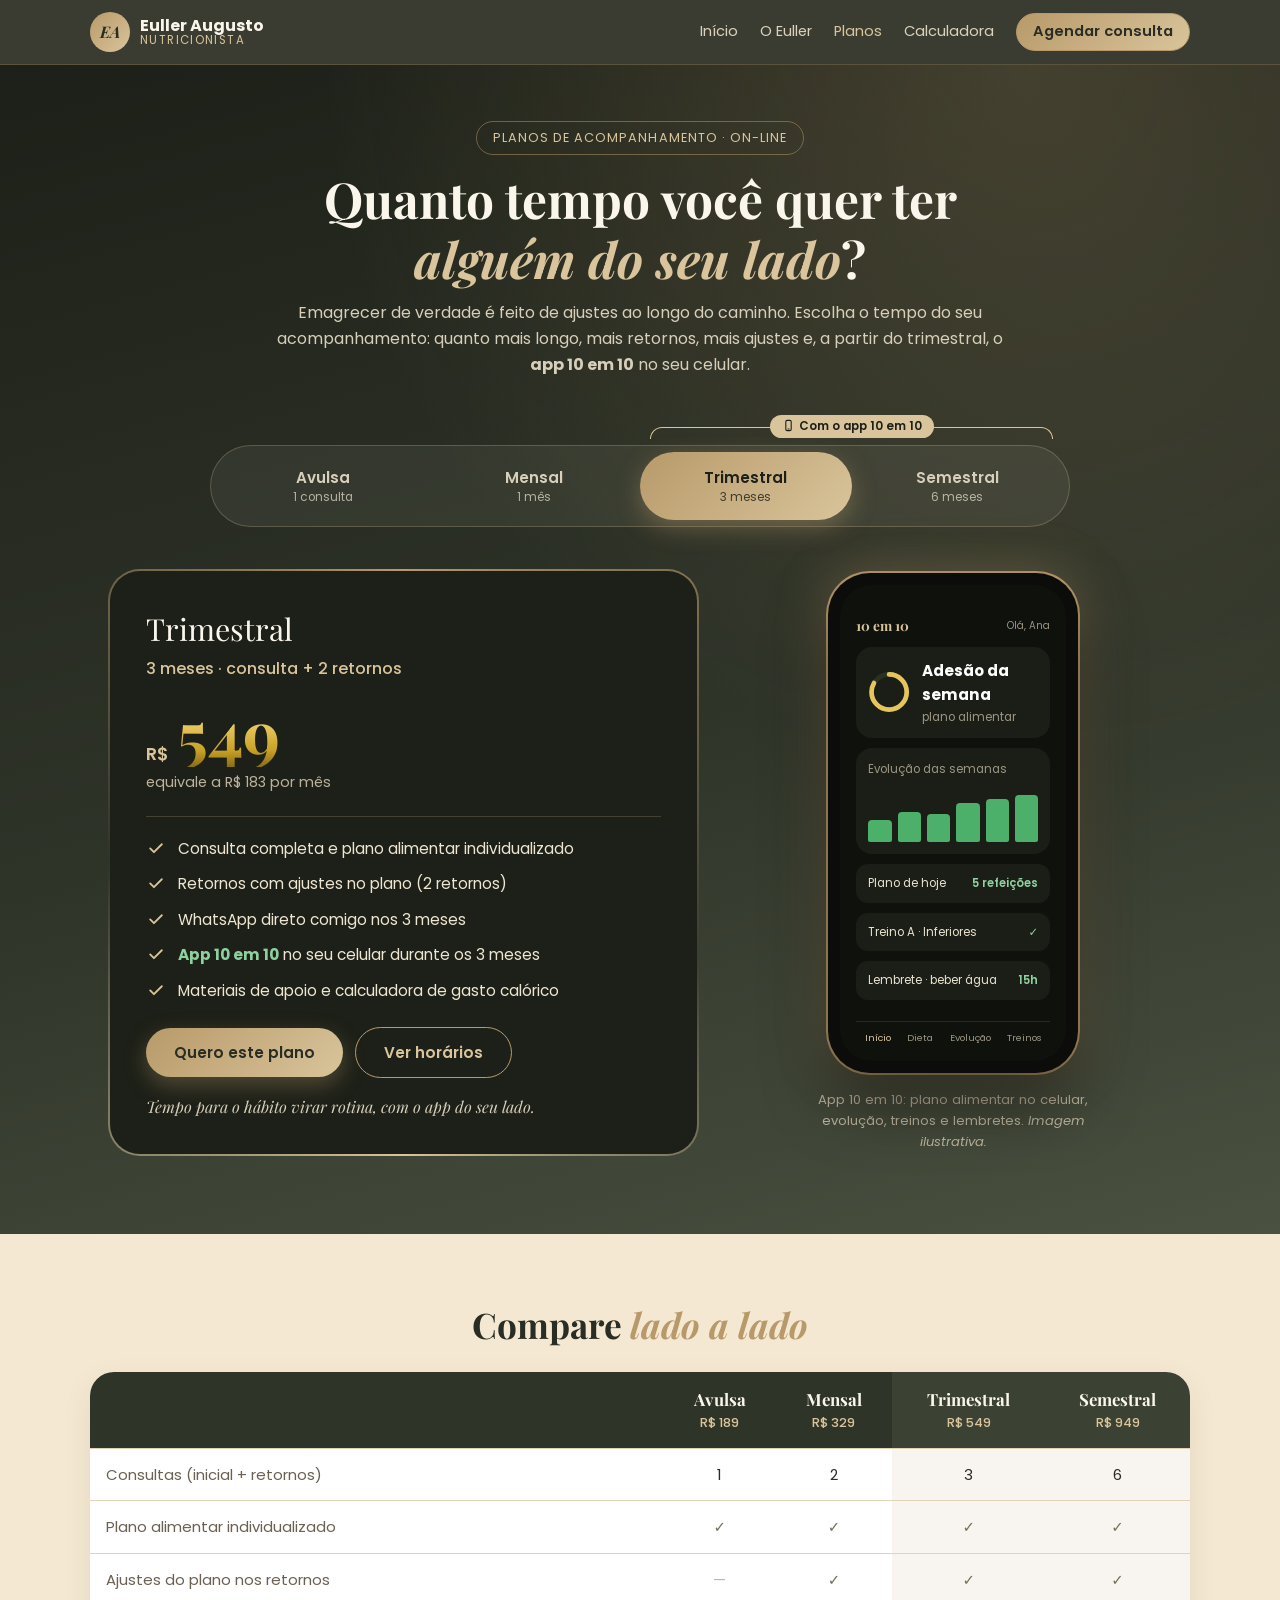
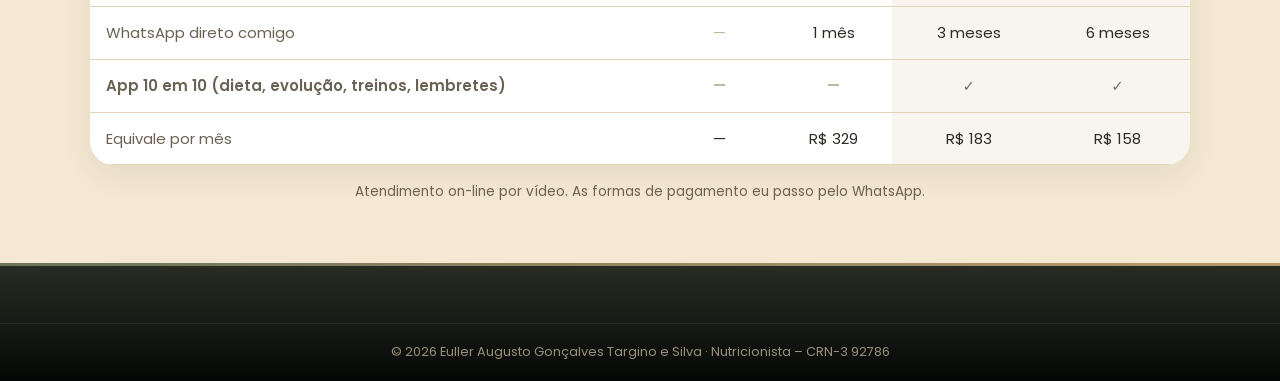
<file: planos/index.html>
<!DOCTYPE html>
<html lang="pt-BR">
<head>
  <meta charset="UTF-8">
  <meta name="viewport" content="width=device-width, initial-scale=1.0">
  <title>Planos | Euller Augusto · Nutricionista</title>
  <meta name="description" content="Planos de acompanhamento nutricional on-line com Euller Augusto (CRN-3 92786): consulta avulsa, mensal, trimestral e semestral, com o app 10 em 10 nos planos maiores.">
  <link rel="icon" href="../favicon.ico" sizes="any">
  <link rel="icon" type="image/png" sizes="32x32" href="../favicon-32.png">
  <link rel="apple-touch-icon" href="../apple-touch-icon.png">
  <meta name="theme-color" content="#2F3429">
  <link rel="preconnect" href="https://fonts.googleapis.com">
  <link rel="preconnect" href="https://fonts.gstatic.com" crossorigin>
  <link href="https://fonts.googleapis.com/css2?family=Playfair+Display:ital,wght@0,600;0,700;1,500;1,600&family=Poppins:wght@300;400;500;600;700&display=swap" rel="stylesheet">
  <link rel="stylesheet" href="../style.css">
  <style>
    /* ============ PLANOS (página própria) · prefixo pl- para não misturar com o resto do site ============ */
    .pl-main { margin-top: 0; gap: 0; padding-bottom: 40px; }
    .pl { background: radial-gradient(circle at 80% 0%, rgba(184,154,106,.22), transparent 45%), linear-gradient(165deg, #1d2018, var(--green-900) 55%, var(--green-700)); color: var(--white); padding: 56px 0 80px; }
    .pl-topo { text-align: center; max-width: 760px; margin: 0 auto; }
    .pl-topo .pill { margin-bottom: 14px; }
    .pl-topo h1 { font-size: clamp(2rem, 4.4vw, 3.1rem); color: var(--white); }
    .pl-topo h1 em { color: var(--gold-light); font-style: italic; }
    .pl-topo p { color: #d8cfbb; margin-top: 12px; }

    /* seletor de tempo: uma "régua" com 4 paradas */
    .pl-regua { position: relative; display: grid; grid-template-columns: repeat(4, 1fr); max-width: 860px; margin: 68px auto 0; padding: 6px; border-radius: 999px; background: rgba(251,246,236,.06); border: 1px solid rgba(217,196,155,.25); }
    .pl-regua button { position: relative; z-index: 1; border: 0; background: none; color: #d8cfbb; font: 600 .95rem 'Poppins', sans-serif; padding: 14px 8px; border-radius: 999px; cursor: pointer; transition: color .35s; }
    .pl-regua button small { display: block; font-weight: 400; font-size: .74rem; opacity: .8; }
    .pl-regua button.on { color: #1d2018; }
    .pl-regua .pl-bola { position: absolute; top: 6px; bottom: 6px; left: 6px; width: calc((100% - 12px) / 4); border-radius: 999px; background: linear-gradient(135deg, var(--gold), var(--gold-light)); box-shadow: 0 8px 24px rgba(184,154,106,.4); transition: transform .55s cubic-bezier(.2,.8,.2,1); }
    /* chave que abraça o trimestral e o semestral */
    .pl-regua .pl-chave { position: absolute; left: calc(50% + 10px); right: 16px; top: -19px; height: 12px; border: 1.5px solid var(--gold-light); border-bottom: 0; border-radius: 12px 12px 0 0; pointer-events: none; }
    .pl-chave b { position: absolute; left: 50%; top: -13px; transform: translateX(-50%); background: var(--gold-light); color: #1d2018; font: 600 .74rem 'Poppins', sans-serif; padding: 3px 12px; border-radius: 999px; white-space: nowrap; }
    .pl-chave svg { width: 13px; height: 13px; fill: none; stroke: currentColor; stroke-width: 2; stroke-linecap: round; vertical-align: -2px; margin-right: 4px; }

    /* painel do plano escolhido + celular */
    .pl-palco { display: grid; grid-template-columns: 1.15fr .85fr; gap: 40px; align-items: center; max-width: 1060px; margin: 44px auto 0; }
    .pl-painel { position: relative; padding: 34px 36px; border-radius: 30px; background: #1d2018; isolation: isolate; }
    /* borda dourada que gira (a moldura que o Euller aprovou) */
    .pl-painel::before { content: ''; position: absolute; inset: -2px; z-index: -2; border-radius: 32px; background: conic-gradient(from var(--giro, 0deg), var(--gold), transparent 30%, var(--gold-light) 50%, transparent 75%, var(--gold)); animation: pl-gira 6s linear infinite; }
    .pl-painel::after { content: ''; position: absolute; inset: 0; z-index: -1; border-radius: 30px; background: #1d2018; }
    @property --giro { syntax: '<angle>'; inherits: false; initial-value: 0deg; }
    @keyframes pl-gira { to { --giro: 360deg; } }
    .pl-nome { font-family: 'Playfair Display', serif; font-size: 1.9rem; color: var(--white); }
    .pl-tempo { color: var(--gold-light); font-weight: 500; margin-top: 2px; }
    .pl-preco { display: flex; align-items: baseline; gap: 8px; margin: 18px 0 2px; }
    .pl-preco span { font-size: 1.1rem; color: var(--gold-light); font-weight: 600; }
    .pl-preco strong { font-family: 'Playfair Display', serif; font-size: clamp(3rem, 7vw, 4.2rem); line-height: 1; background-image: linear-gradient(180deg, #fff3c4, #e6c65c 40%, #c9a227 75%, #8a6d12); -webkit-background-clip: text; background-clip: text; color: transparent; }
    .pl-mes { color: #bdb39c; font-size: .9rem; min-height: 1.4em; }
    .pl-lista { list-style: none; margin: 22px 0 24px; padding-top: 20px; border-top: 1px solid rgba(217,196,155,.2); display: flex; flex-direction: column; gap: 11px; }
    .pl-lista li { display: flex; gap: 12px; align-items: flex-start; font-size: .96rem; color: #efe6d2; transition: opacity .4s, color .4s; }
    .pl-lista li svg { flex-shrink: 0; width: 20px; height: 20px; fill: none; stroke: var(--gold-light); stroke-width: 2.2; stroke-linecap: round; stroke-linejoin: round; margin-top: 1px; }
    .pl-lista li.fora { opacity: .38; text-decoration: line-through; text-decoration-color: rgba(217,196,155,.5); }
    .pl-lista li.fora svg { stroke: #8a8370; }
    .pl-lista li.app b { color: #8fd19e; }
    .pl-botoes { display: flex; flex-wrap: wrap; gap: 12px; align-items: center; }
    .pl-frase { font-family: 'Playfair Display', serif; font-style: italic; color: #d8cfbb; margin-top: 16px; font-size: 1rem; }

    /* celular com o app 10 em 10: apagado até o trimestral, aceso no trimestral e no semestral */
    .pl-cel-area { position: relative; display: grid; place-items: center; }
    .pl-cel { position: relative; width: 250px; height: 500px; border-radius: 42px; padding: 12px; background: #0c0d0a; box-shadow: 0 30px 60px rgba(0,0,0,.5), 0 0 0 2px #3b4133; transition: filter .6s, transform .6s, box-shadow .6s; }
    .pl-cel.desligado { filter: grayscale(1) brightness(.45); transform: scale(.94); }
    .pl-cel.ligado { box-shadow: 0 30px 60px rgba(0,0,0,.5), 0 0 0 2px var(--gold), 0 0 50px rgba(184,154,106,.45); animation: pl-pulsa 2.6s ease-in-out infinite; }
    @keyframes pl-pulsa { 50% { box-shadow: 0 30px 60px rgba(0,0,0,.5), 0 0 0 2px var(--gold-light), 0 0 70px rgba(217,196,155,.6); } }
    .pl-tela { height: 100%; border-radius: 32px; overflow: hidden; background: #0f110d; padding: 30px 16px 16px; display: flex; flex-direction: column; gap: 10px; font-size: .72rem; }
    .pl-tela .t-topo { display: flex; justify-content: space-between; align-items: center; color: var(--gold-light); font-weight: 700; font-size: .85rem; font-family: 'Playfair Display', serif; }
    .pl-tela .t-topo small { font-family: 'Poppins'; font-weight: 400; color: #9c9682; font-size: .62rem; }
    .pl-anel { display: flex; gap: 12px; align-items: center; padding: 12px; border-radius: 16px; background: #1b1e17; }
    .pl-anel svg { width: 58px; height: 58px; transform: rotate(-90deg); }
    .pl-anel b { display: block; color: #fff; font-size: .95rem; }
    .pl-anel span { color: #9c9682; }
    .pl-barras { padding: 12px; border-radius: 16px; background: #1b1e17; color: #9c9682; }
    .pl-barras div { display: flex; align-items: flex-end; gap: 6px; height: 56px; margin-top: 8px; }
    .pl-barras i { flex: 1; border-radius: 4px 4px 2px 2px; background: #4caf6a; }
    .pl-item { display: flex; justify-content: space-between; align-items: center; padding: 10px 12px; border-radius: 12px; background: #1b1e17; color: #e9e2cf; }
    .pl-item em { font-style: normal; color: #8fd19e; font-weight: 600; }
    .pl-nav { margin-top: auto; display: flex; justify-content: space-around; padding-top: 8px; border-top: 1px solid #262a20; color: #9c9682; font-size: .6rem; }
    .pl-nav span.on { color: var(--gold-light); }
    .pl-cadeado { position: absolute; z-index: 3; display: grid; place-items: center; gap: 6px; text-align: center; width: 190px; padding: 16px; border-radius: 20px; background: rgba(29,32,24,.92); border: 1px solid rgba(217,196,155,.35); color: #efe6d2; font-size: .85rem; transition: opacity .5s, transform .5s; }
    .pl-cadeado svg { width: 28px; height: 28px; fill: none; stroke: var(--gold-light); stroke-width: 1.8; stroke-linecap: round; }
    .pl-cadeado b { color: var(--gold-light); }
    .pl-cadeado.some { opacity: 0; transform: scale(.85); pointer-events: none; }
    .pl-cel-legenda { margin-top: 16px; color: #bdb39c; font-size: .82rem; text-align: center; max-width: 280px; }

    /* tabela comparativa (fundo claro, depois do bloco escuro) */
    .pl-compara { padding: 70px 0 20px; }
    .pl-compara h2 { text-align: center; font-size: clamp(1.6rem, 3vw, 2.2rem); }
    .pl-compara h2 em { color: var(--gold); font-style: italic; }
    .pl-tabela-wrap { overflow-x: auto; margin-top: 26px; border-radius: 24px; box-shadow: var(--shadow); }
    .pl-tabela { width: 100%; min-width: 700px; border-collapse: collapse; background: #fff; font-size: .93rem; }
    .pl-tabela th, .pl-tabela td { padding: 14px 16px; text-align: center; border-bottom: 1px solid var(--gray-300); }
    .pl-tabela th:first-child, .pl-tabela td:first-child { text-align: left; color: var(--gray-600); }
    .pl-tabela thead th { background: var(--green-900); color: var(--white); font-family: 'Playfair Display', serif; font-size: 1.05rem; }
    .pl-tabela thead th small { display: block; font-family: 'Poppins'; font-size: .8rem; color: var(--gold-light); font-weight: 500; }
    .pl-tabela .col-app { background: rgba(184,154,106,.1); }
    .pl-tabela thead .col-app { background: var(--green-800); }
    .pl-tabela .sim { color: var(--green-600); font-weight: 700; }
    .pl-tabela .nao { color: #c2b69c; }
    .pl-tabela tr.linha-app td { font-weight: 600; }
    .pl-obs { text-align: center; color: var(--gray-600); font-size: .85rem; margin-top: 16px; }

    @media (max-width: 900px) {
      .pl-palco { grid-template-columns: 1fr; }
      .pl-cel-area { order: -1; }
      .pl-cel { width: 210px; height: 420px; }
    }
    @media (max-width: 600px) {
      .pl { padding: 36px 0 60px; }
      .pl-regua { border-radius: 22px; }
      .pl-regua button { padding: 12px 1px; font-size: min(.82rem, 3.4vw); }
      .pl-regua .pl-chave { left: calc(50% + 2px); right: 8px; }
      .pl-chave b { font-size: min(.68rem, 2.9vw); padding: 3px 8px; }
      .pl-chave svg { width: 11px; height: 11px; margin-right: 2px; }
      .pl-regua .pl-bola { border-radius: 18px; }
      .pl-painel { padding: 26px 22px; }
      .pl-botoes .btn { width: 100%; justify-content: center; }
      .pl-tabela { min-width: 540px; font-size: .82rem; }
      .pl-tabela th, .pl-tabela td { padding: 11px 8px; }
      .pl-tabela th:first-child, .pl-tabela td:first-child { width: 34%; }
    }
  </style>
</head>
<body>

  <!-- ===== CABEÇALHO ===== -->
  <header class="topbar">
    <div class="container topbar-inner">
      <a href="../" class="brand">
        <span class="brand-mark">EA</span>
        <span class="brand-text">
          <strong data-pro="nome">Euller Augusto</strong>
          <small>Nutricionista</small>
        </span>
      </a>
      <nav class="nav">
        <a href="../">Início</a>
        <a href="../sobre/">O Euller</a>
        <a href="../planos/" class="active">Planos</a>
        <a href="../calculadora/">Calculadora</a>
        <a href="../#agendar" class="nav-cta">Agendar consulta</a>
      </nav>
    </div>
  </header>

  <main class="pl-main">
    <section class="pl">
      <div class="container">
        <div class="pl-topo" data-reveal>
          <span class="pill">Planos de acompanhamento · on-line</span>
          <h1>Quanto tempo você quer ter <em>alguém do seu lado</em>?</h1>
          <p>Emagrecer de verdade é feito de ajustes ao longo do caminho. Escolha o tempo do seu acompanhamento: quanto mais longo, mais retornos, mais ajustes e, a partir do trimestral, o <strong>app 10 em 10</strong> no seu celular.</p>
        </div>

        <div class="pl-regua" role="tablist" aria-label="Escolha o tempo do plano">
          <span class="pl-bola" id="plBola"></span>
          <span class="pl-chave"><b><svg viewBox="0 0 24 24" aria-hidden="true"><rect x="7" y="2.5" width="10" height="19" rx="2.5"/><path d="M11 18.5h2"/></svg>Com o app 10 em 10</b></span>
          <button role="tab" data-p="0">Avulsa<small>1 consulta</small></button>
          <button role="tab" data-p="1">Mensal<small>1 mês</small></button>
          <button role="tab" data-p="2">Trimestral<small>3 meses</small></button>
          <button role="tab" data-p="3">Semestral<small>6 meses</small></button>
        </div>

        <div class="pl-palco">
          <div class="pl-painel" aria-live="polite">
            <div class="pl-nome" id="plNome">Trimestral</div>
            <div class="pl-tempo" id="plTempo"></div>
            <div class="pl-preco"><span>R$</span><strong id="plPreco">0</strong></div>
            <div class="pl-mes" id="plMes"></div>
            <ul class="pl-lista" id="plLista"></ul>
            <div class="pl-botoes">
              <a id="plBotao" class="btn btn-gold btn-pulse" target="_blank" rel="noopener" href="#">Quero este plano</a>
              <a href="../#agendar" class="btn btn-outline">Ver horários</a>
            </div>
            <p class="pl-frase" id="plFrase"></p>
          </div>

          <div class="pl-cel-area">
            <div class="pl-cel desligado" id="plCel" aria-hidden="true">
              <div class="pl-tela">
                <div class="t-topo">10 em 10 <small>Olá, Ana</small></div>
                <div class="pl-anel">
                  <svg viewBox="0 0 36 36"><circle cx="18" cy="18" r="15" fill="none" stroke="#2b3024" stroke-width="4"/><circle cx="18" cy="18" r="15" fill="none" stroke="#e6c65c" stroke-width="4" stroke-linecap="round" stroke-dasharray="94.2" stroke-dashoffset="16"/></svg>
                  <div><b>Adesão da semana</b><span>plano alimentar</span></div>
                </div>
                <div class="pl-barras">Evolução das semanas
                  <div><i style="height:40%"></i><i style="height:55%"></i><i style="height:50%"></i><i style="height:70%"></i><i style="height:78%"></i><i style="height:85%"></i></div>
                </div>
                <div class="pl-item">Plano de hoje <em>5 refeições</em></div>
                <div class="pl-item">Treino A · Inferiores <em>✓</em></div>
                <div class="pl-item">Lembrete · beber água <em>15h</em></div>
                <div class="pl-nav"><span class="on">Início</span><span>Dieta</span><span>Evolução</span><span>Treinos</span></div>
              </div>
            </div>
            <div class="pl-cadeado" id="plCadeado">
              <svg viewBox="0 0 24 24"><rect x="5" y="11" width="14" height="10" rx="2"/><path d="M8 11V8a4 4 0 0 1 8 0v3"/></svg>
              <span>O <b>app 10 em 10</b> vem a partir do plano <b>trimestral</b></span>
            </div>
            <p class="pl-cel-legenda">App 10 em 10: plano alimentar no celular, evolução, treinos e lembretes. <em>Imagem ilustrativa.</em></p>
          </div>
        </div>
      </div>
    </section>

    <!-- ===== COMPARAR LADO A LADO ===== -->
    <section class="container pl-compara">
      <h2 data-reveal>Compare <em>lado a lado</em></h2>
      <div class="pl-tabela-wrap" data-reveal>
        <table class="pl-tabela">
          <thead>
            <tr><th></th><th>Avulsa<small>R$ 189</small></th><th>Mensal<small>R$ 329</small></th><th class="col-app">Trimestral<small>R$ 549</small></th><th class="col-app">Semestral<small>R$ 949</small></th></tr>
          </thead>
          <tbody>
            <tr><td>Consultas (inicial + retornos)</td><td>1</td><td>2</td><td class="col-app">3</td><td class="col-app">6</td></tr>
            <tr><td>Plano alimentar individualizado</td><td class="sim">✓</td><td class="sim">✓</td><td class="col-app sim">✓</td><td class="col-app sim">✓</td></tr>
            <tr><td>Ajustes do plano nos retornos</td><td class="nao">—</td><td class="sim">✓</td><td class="col-app sim">✓</td><td class="col-app sim">✓</td></tr>
            <tr><td>WhatsApp direto comigo</td><td class="nao">—</td><td>1 mês</td><td class="col-app">3 meses</td><td class="col-app">6 meses</td></tr>
            <tr class="linha-app"><td>App 10 em 10 (dieta, evolução, treinos, lembretes)</td><td class="nao">—</td><td class="nao">—</td><td class="col-app sim">✓</td><td class="col-app sim">✓</td></tr>
            <tr><td>Equivale por mês</td><td>—</td><td>R$ 329</td><td class="col-app">R$ 183</td><td class="col-app">R$ 158</td></tr>
          </tbody>
        </table>
      </div>
      <p class="pl-obs">Atendimento on-line por vídeo. As formas de pagamento eu passo pelo WhatsApp.</p>
    </section>
  </main>

  <footer class="footer" id="contato">
    <div class="footer-bottom">
      <p>© <span id="ano"></span> <span data-pro="nomeCompleto">Euller Augusto Gonçalves Targino e Silva</span> · Nutricionista<span class="crn-wrap"> – <span data-pro="crn"></span></span></p>
    </div>
  </footer>

  <script src="../script.js"></script>
  <script>
    // Planos: tudo num lugar só (trocar preço = trocar aqui)
    const CHK = '<svg viewBox="0 0 24 24"><path d="M5 12.5l4.5 4.5L19 7.5"/></svg>';
    const ITENS = ['Consulta completa e plano alimentar individualizado', 'Retornos com ajustes no plano', 'WhatsApp direto comigo', '<b>App 10 em 10</b> no seu celular', 'Materiais de apoio e calculadora de gasto calórico'];
    const PLANOS = [
      { nome: 'Consulta avulsa', tempo: '1 consulta', preco: 189, mes: '', tem: [1, 0, 0, 0, 1], extra: ['', '', '', '', ''], frase: 'Para uma orientação pontual ou para começar.', msg: 'a consulta avulsa' },
      { nome: 'Mensal', tempo: '1 mês · consulta + 1 retorno', preco: 329, mes: '', tem: [1, 1, 1, 0, 1], extra: ['', ' (1 retorno)', ' durante o mês', '', ''], frase: 'O primeiro mês, com um ajuste no meio do caminho.', msg: 'o plano mensal' },
      { nome: 'Trimestral', tempo: '3 meses · consulta + 2 retornos', preco: 549, mes: 'equivale a R$ 183 por mês', tem: [1, 1, 1, 1, 1], extra: ['', ' (2 retornos)', ' nos 3 meses', ' durante os 3 meses', ''], frase: 'Tempo para o hábito virar rotina, com o app do seu lado.', msg: 'o plano trimestral' },
      { nome: 'Semestral', tempo: '6 meses · consulta + 5 retornos', preco: 949, mes: 'equivale a R$ 158 por mês', tem: [1, 1, 1, 1, 1], extra: ['', ' (5 retornos)', ' nos 6 meses', ' durante os 6 meses', ''], frase: 'Para emagrecer e manter: o menor valor por mês.', msg: 'o plano semestral' },
    ];
    const $p = (id) => document.getElementById(id);
    const botoes = document.querySelectorAll('.pl-regua button');
    let precoAtual = 0, anima;

    // número que sobe/desce até o valor (passo a passo com setTimeout: funciona mesmo com animações do Windows desligadas)
    function animarPreco(alvo) {
      clearTimeout(anima);
      const ini = precoAtual, t0 = Date.now(), dur = 700;
      (function passo() {
        const k = Math.min(1, (Date.now() - t0) / dur), e = 1 - Math.pow(1 - k, 3);
        precoAtual = Math.round(ini + (alvo - ini) * e);
        $p('plPreco').textContent = precoAtual.toLocaleString('pt-BR');
        if (k < 1) anima = setTimeout(passo, 16);
      })();
    }

    function escolher(i) {
      const p = PLANOS[i];
      botoes.forEach((b, j) => { b.classList.toggle('on', j === i); b.setAttribute('aria-selected', j === i); });
      $p('plBola').style.transform = `translateX(${i * 100}%)`;
      $p('plNome').textContent = p.nome;
      $p('plTempo').textContent = p.tempo;
      $p('plMes').textContent = p.mes;
      $p('plFrase').textContent = p.frase;
      $p('plLista').innerHTML = ITENS.map((t, j) => `<li class="${p.tem[j] ? '' : 'fora'} ${j === 3 ? 'app' : ''}">${CHK}<span>${t}${p.extra[j]}</span></li>`).join('');
      const app = p.tem[3] === 1;
      $p('plCel').className = 'pl-cel ' + (app ? 'ligado' : 'desligado');
      $p('plCadeado').classList.toggle('some', app);
      const base = (typeof PROFISSIONAL !== 'undefined' && PROFISSIONAL.whatsappUrl) || 'https://wa.me/5511971972977';
      $p('plBotao').href = `${base}?text=${encodeURIComponent(`Olá, Euller! Vim pelo site e tenho interesse n${p.msg}.`)}`;
      animarPreco(p.preco);
    }
    botoes.forEach((b, i) => b.addEventListener('click', () => escolher(i)));
    escolher(2);   // abre no trimestral (o primeiro com o app)
    const ano = document.getElementById('ano'); if (ano) ano.textContent = new Date().getFullYear();
  </script>
</body>
</html>
</file>
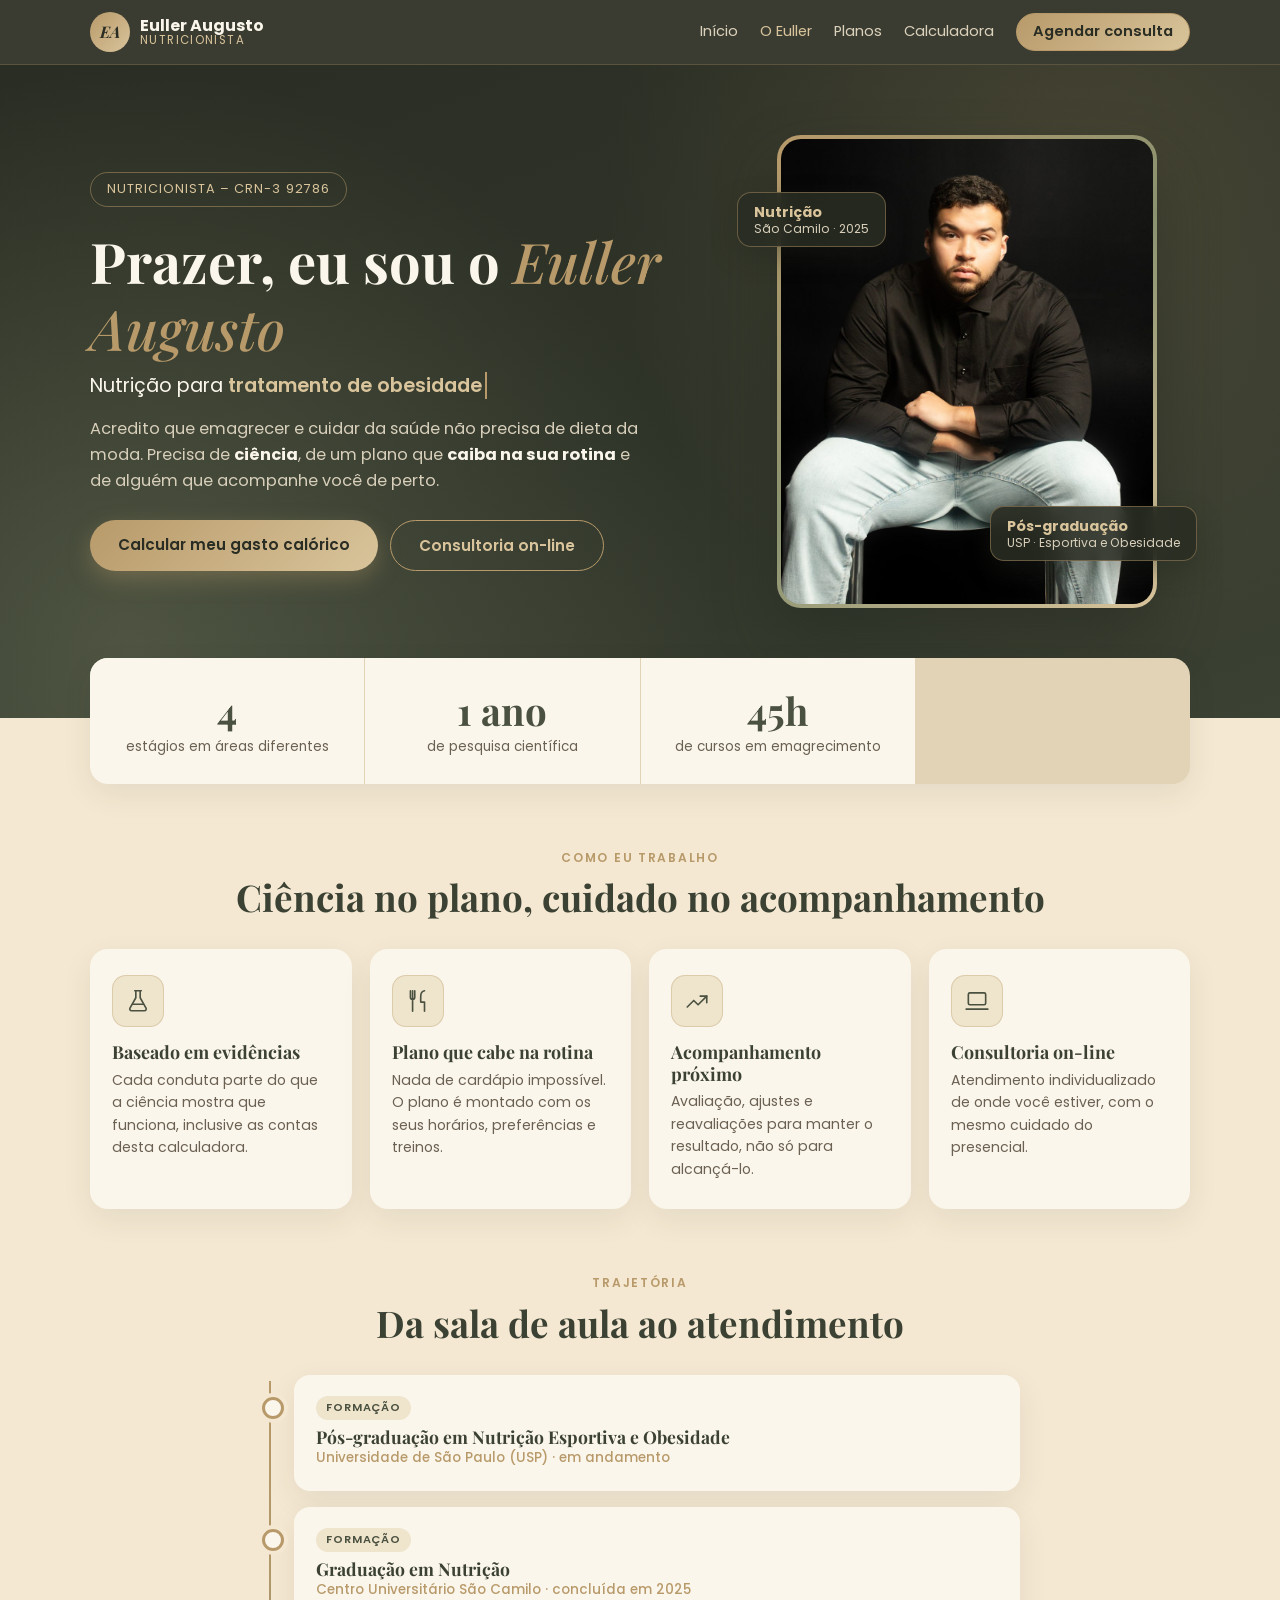
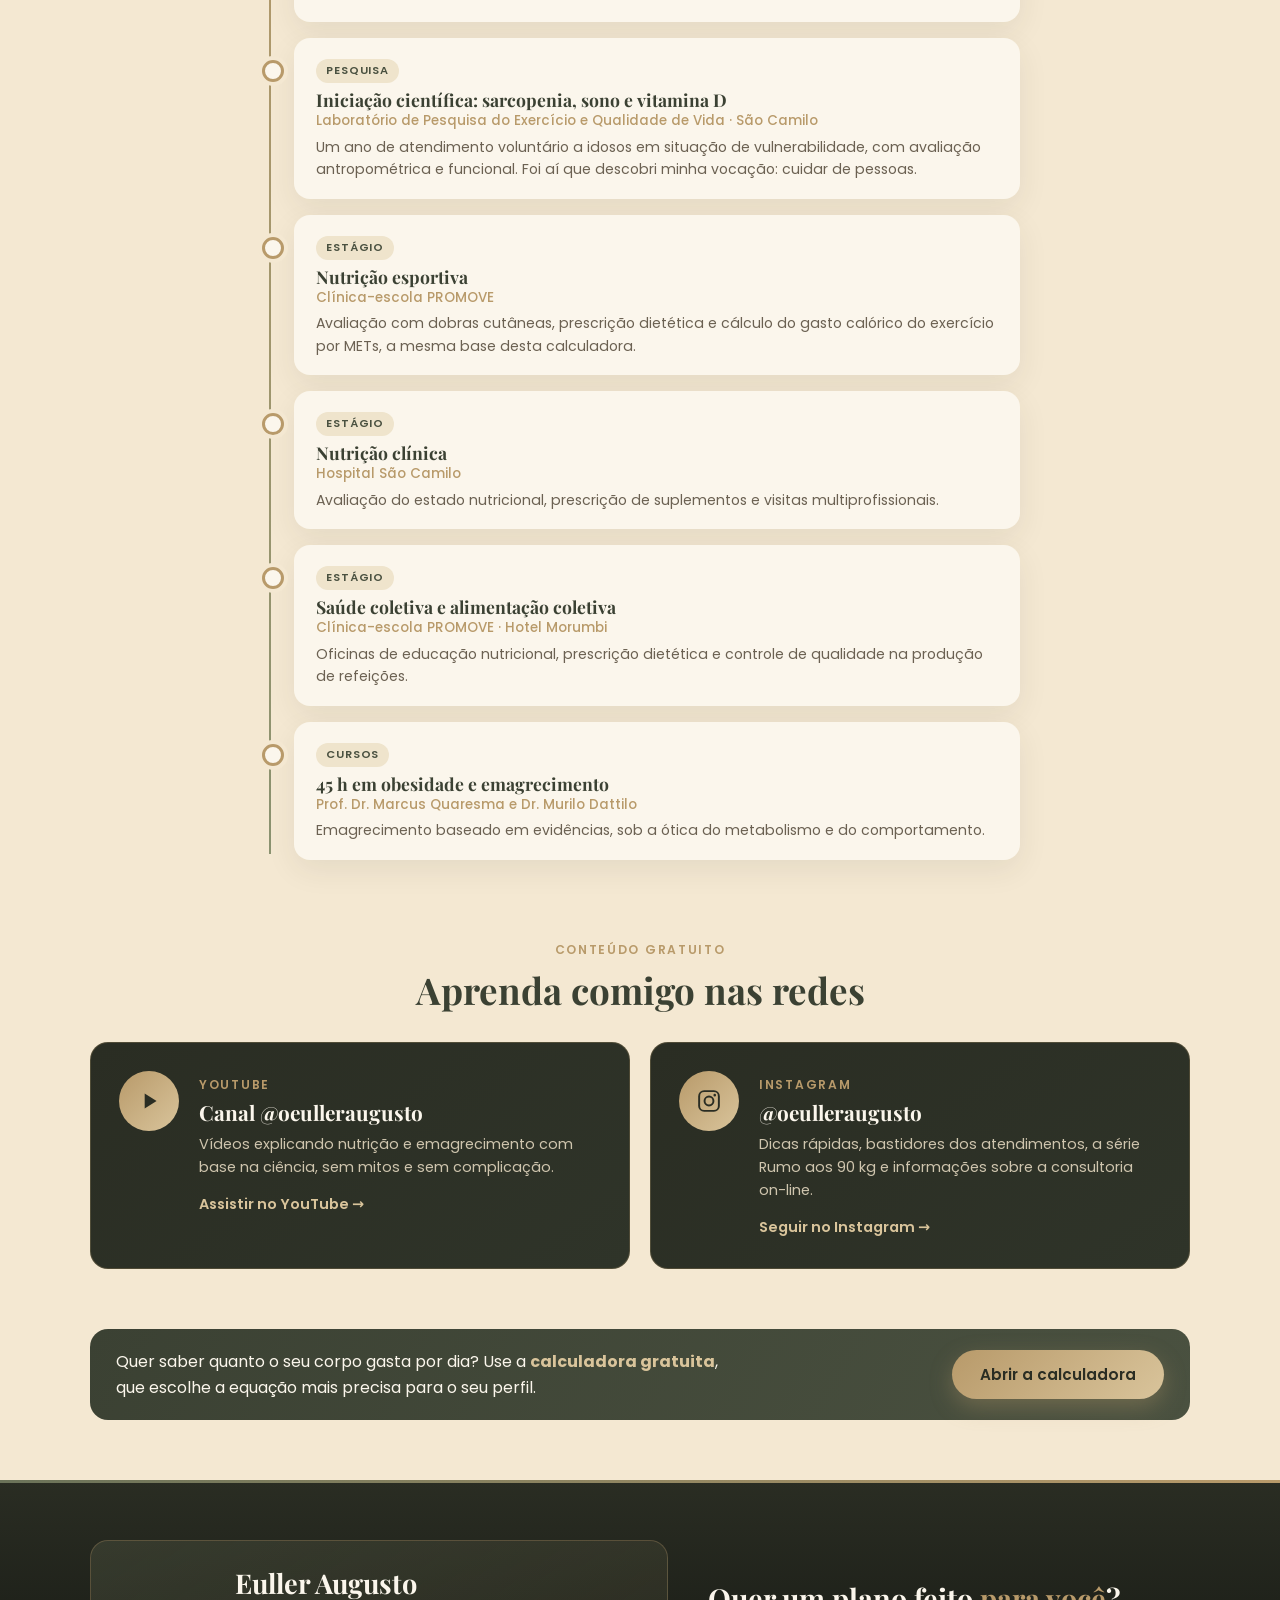
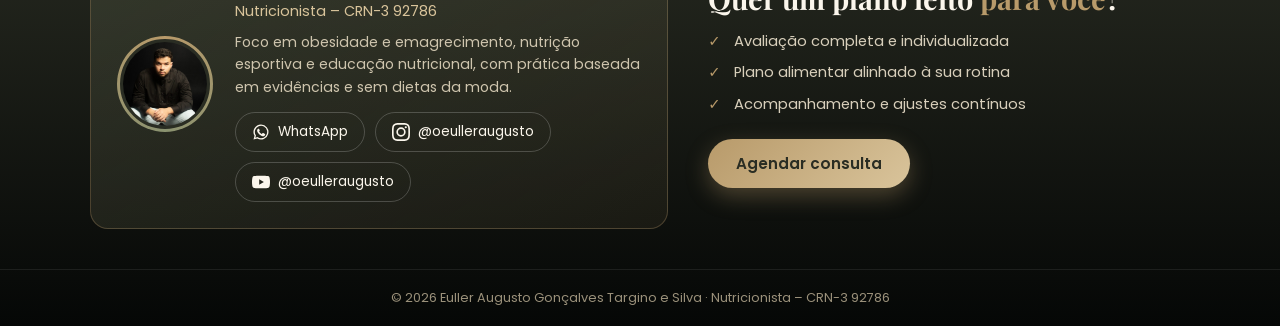
<file: sobre/index.html>
<!DOCTYPE html>
<html lang="pt-BR">
<head>
  <meta charset="UTF-8">
  <meta name="viewport" content="width=device-width, initial-scale=1.0">
  <title>Euller Augusto | Nutricionista</title>
  <meta name="description" content="Conheça Euller Augusto, nutricionista com foco em obesidade, emagrecimento e nutrição esportiva baseados em evidências.">
  <!-- Prévia ao compartilhar o link (WhatsApp, Instagram, Facebook): endereços completos, senão a foto não aparece -->
  <meta property="og:type" content="website">
  <meta property="og:locale" content="pt_BR">
  <meta property="og:site_name" content="Euller Augusto">
  <meta property="og:url" content="https://www.eulleraugusto.com.br/sobre">
  <meta property="og:title" content="Conheça Euller Augusto | Nutricionista">
  <meta property="og:description" content="Nutricionista com foco em obesidade, emagrecimento e nutrição esportiva baseados em evidências.">
  <meta property="og:image" content="https://www.eulleraugusto.com.br/img/compartilhar.jpg">
  <meta property="og:image:width" content="1200">
  <meta property="og:image:height" content="630">
  <meta property="og:image:alt" content="Foto de Euller Augusto, nutricionista">
  <meta name="twitter:card" content="summary_large_image">
  <link rel="icon" href="../favicon.ico" sizes="any">
  <link rel="icon" type="image/png" sizes="32x32" href="../favicon-32.png">
  <link rel="apple-touch-icon" href="../apple-touch-icon.png">
  <link rel="manifest" href="../site.webmanifest">
  <meta name="theme-color" content="#2F3429">
  <link rel="preconnect" href="https://fonts.googleapis.com">
  <link rel="preconnect" href="https://fonts.gstatic.com" crossorigin>
  <link href="https://fonts.googleapis.com/css2?family=Playfair+Display:ital,wght@0,600;0,700;1,500;1,600&family=Poppins:wght@300;400;500;600;700&display=swap" rel="stylesheet">
  <link rel="stylesheet" href="../style.css">
</head>
<body>
  <!-- ===== CABEÇALHO ===== -->
  <header class="topbar">
    <div class="container topbar-inner">
      <a href="../" class="brand">
        <span class="brand-mark">EA</span>
        <span class="brand-text">
          <strong data-pro="nome">Euller Augusto</strong>
          <small>Nutricionista</small>
        </span>
      </a>
      <nav class="nav">
        <a href="../">Início</a>
        <a href="../sobre/" class="active">O Euller</a>
        <a href="../planos/">Planos</a>
        <a href="../calculadora/">Calculadora</a>
        <a href="../#agendar" class="nav-cta">Agendar consulta</a>
      </nav>
    </div>
  </header>

  <!-- ===== APRESENTAÇÃO ===== -->
  <section class="hero hero-sobre">
    <div class="container sobre-grid">
      <div class="sobre-texto">
        <span class="pill">Nutricionista<span class="crn-wrap"> – <span data-pro="crn"></span></span></span>
        <h1>Prazer, eu sou o <span class="gold acento">Euller Augusto</span></h1>
        <p class="digitando-linha">Nutrição para <span class="digitando" data-frases="tratamento de obesidade|emagrecimento|quem treina|aprender a comer bem|resultados que se sustentam"></span></p>
        <p>Acredito que emagrecer e cuidar da saúde não precisa de dieta da moda. Precisa de <strong>ciência</strong>, de um plano que <strong>caiba na sua rotina</strong> e de alguém que acompanhe você de perto.</p>
        <div class="hero-botoes">
          <a href="../calculadora/#calculadora" class="btn btn-gold">Calcular meu gasto calórico</a>
          <a href="#contato" class="btn btn-outline">Consultoria on-line</a>
        </div>
      </div>
      <div class="sobre-foto" data-reveal>
        <div class="foto-moldura" id="fotoMoldura">
          <img src="../img/euller-sobre.jpg" alt="Euller Augusto, nutricionista, sentado de braços cruzados" width="960" height="1200">
        </div>
        <div class="foto-selo selo-a"><strong>Nutrição</strong><span>São Camilo · 2025</span></div>
        <div class="foto-selo selo-b"><strong>Pós-graduação</strong><span>USP · Esportiva e Obesidade</span></div>
      </div>
    </div>
  </section>

  <main class="sobre-main">

    <!-- Números -->
    <div class="container">
      <div class="numeros">
        <div data-reveal><strong class="count" data-to="4">0</strong><span>estágios em áreas diferentes</span></div>
        <div data-reveal><strong class="count" data-to="1" data-sufixo=" ano">0</strong><span>de pesquisa científica</span></div>
        <div data-reveal><strong class="count" data-to="45" data-sufixo="h">0</strong><span>de cursos em emagrecimento</span></div>
      </div>
    </div>

    <!-- Como eu trabalho -->
    <section class="container bloco">
      <div class="bloco-head" data-reveal>
        <span class="rotulo">Como eu trabalho</span>
        <h2>Ciência no plano, cuidado no acompanhamento</h2>
      </div>
      <div class="pilares">
        <div class="pilar" data-reveal>
          <span class="pilar-icone"><svg class="ico" viewBox="0 0 24 24" aria-hidden="true"><path d="M9 2.5h6M10 2.5v6.5L4.6 18.6A1.6 1.6 0 0 0 6 21h12a1.6 1.6 0 0 0 1.4-2.4L14 9V2.5"/><path d="M7 15h10"/></svg></span>
          <h3>Baseado em evidências</h3>
          <p>Cada conduta parte do que a ciência mostra que funciona, inclusive as contas desta calculadora.</p>
        </div>
        <div class="pilar" data-reveal>
          <span class="pilar-icone"><svg class="ico" viewBox="0 0 24 24" aria-hidden="true"><path d="M5 2.5v6a2 2 0 0 0 2 2 2 2 0 0 0 2-2v-6M7 2.5v19M18 2.5c-2 .3-3.5 2.4-3.5 5.5v5H18v8.5"/></svg></span>
          <h3>Plano que cabe na rotina</h3>
          <p>Nada de cardápio impossível. O plano é montado com os seus horários, preferências e treinos.</p>
        </div>
        <div class="pilar" data-reveal>
          <span class="pilar-icone"><svg class="ico" viewBox="0 0 24 24" aria-hidden="true"><path d="M3 17.5l6-6 4 4 8-8"/><path d="M15 7.5h6v6"/></svg></span>
          <h3>Acompanhamento próximo</h3>
          <p>Avaliação, ajustes e reavaliações para manter o resultado, não só para alcançá-lo.</p>
        </div>
        <div class="pilar" data-reveal>
          <span class="pilar-icone"><svg class="ico" viewBox="0 0 24 24" aria-hidden="true"><rect x="4" y="4.5" width="16" height="11" rx="1.5"/><path d="M2 19.5h20"/></svg></span>
          <h3>Consultoria on-line</h3>
          <p>Atendimento individualizado de onde você estiver, com o mesmo cuidado do presencial.</p>
        </div>
      </div>
    </section>

    <!-- Trajetória -->
    <section class="container bloco">
      <div class="bloco-head" data-reveal>
        <span class="rotulo">Trajetória</span>
        <h2>Da sala de aula ao atendimento</h2>
      </div>
      <ol class="timeline">
        <li data-reveal>
          <span class="tl-tag">Formação</span>
          <h3>Pós-graduação em Nutrição Esportiva e Obesidade</h3>
          <p class="tl-local">Universidade de São Paulo (USP) · em andamento</p>
        </li>
        <li data-reveal>
          <span class="tl-tag">Formação</span>
          <h3>Graduação em Nutrição</h3>
          <p class="tl-local">Centro Universitário São Camilo · concluída em 2025</p>
        </li>
        <li data-reveal>
          <span class="tl-tag">Pesquisa</span>
          <h3>Iniciação científica: sarcopenia, sono e vitamina D</h3>
          <p class="tl-local">Laboratório de Pesquisa do Exercício e Qualidade de Vida · São Camilo</p>
          <p>Um ano de atendimento voluntário a idosos em situação de vulnerabilidade, com avaliação antropométrica e funcional. Foi aí que descobri minha vocação: cuidar de pessoas.</p>
        </li>
        <li data-reveal>
          <span class="tl-tag">Estágio</span>
          <h3>Nutrição esportiva</h3>
          <p class="tl-local">Clínica-escola PROMOVE</p>
          <p>Avaliação com dobras cutâneas, prescrição dietética e cálculo do gasto calórico do exercício por METs, a mesma base desta calculadora.</p>
        </li>
        <li data-reveal>
          <span class="tl-tag">Estágio</span>
          <h3>Nutrição clínica</h3>
          <p class="tl-local">Hospital São Camilo</p>
          <p>Avaliação do estado nutricional, prescrição de suplementos e visitas multiprofissionais.</p>
        </li>
        <li data-reveal>
          <span class="tl-tag">Estágio</span>
          <h3>Saúde coletiva e alimentação coletiva</h3>
          <p class="tl-local">Clínica-escola PROMOVE · Hotel Morumbi</p>
          <p>Oficinas de educação nutricional, prescrição dietética e controle de qualidade na produção de refeições.</p>
        </li>
        <li data-reveal>
          <span class="tl-tag">Cursos</span>
          <h3>45 h em obesidade e emagrecimento</h3>
          <p class="tl-local">Prof. Dr. Marcus Quaresma e Dr. Murilo Dattilo</p>
          <p>Emagrecimento baseado em evidências, sob a ótica do metabolismo e do comportamento.</p>
        </li>
      </ol>
    </section>

    <!-- Conteúdo -->
    <section class="container bloco">
      <div class="bloco-head" data-reveal>
        <span class="rotulo">Conteúdo gratuito</span>
        <h2>Aprenda comigo nas redes</h2>
      </div>
      <div class="redes-grid">
        <a class="rede-card rede-yt" href="https://www.youtube.com/@oeulleraugusto" target="_blank" rel="noopener" data-reveal>
          <span class="rede-play"><svg viewBox="0 0 24 24"><path d="M8 5v14l11-7z"/></svg></span>
          <div>
            <span class="rotulo">YouTube</span>
            <h3>Canal @oeulleraugusto</h3>
            <p>Vídeos explicando nutrição e emagrecimento com base na ciência, sem mitos e sem complicação.</p>
            <span class="rede-link">Assistir no YouTube →</span>
          </div>
        </a>
        <a class="rede-card rede-ig" href="https://www.instagram.com/oeulleraugusto/" target="_blank" rel="noopener" data-reveal>
          <span class="rede-play"><svg viewBox="0 0 24 24"><path d="M12 7a5 5 0 100 10 5 5 0 000-10zm0 8.2a3.2 3.2 0 110-6.4 3.2 3.2 0 010 6.4zM17.3 5.4a1.2 1.2 0 100 2.4 1.2 1.2 0 000-2.4zM7.5 2h9A5.5 5.5 0 0122 7.5v9a5.5 5.5 0 01-5.5 5.5h-9A5.5 5.5 0 012 16.5v-9A5.5 5.5 0 017.5 2zm0 1.8a3.7 3.7 0 00-3.7 3.7v9a3.7 3.7 0 003.7 3.7h9a3.7 3.7 0 003.7-3.7v-9a3.7 3.7 0 00-3.7-3.7h-9z"/></svg></span>
          <div>
            <span class="rotulo">Instagram</span>
            <h3>@oeulleraugusto</h3>
            <p>Dicas rápidas, bastidores dos atendimentos, a série Rumo aos 90 kg e informações sobre a consultoria on-line.</p>
            <span class="rede-link">Seguir no Instagram →</span>
          </div>
        </a>
      </div>
    </section>

    <!-- Chamada para a calculadora -->
    <section class="container">
      <div class="promo-inline" data-reveal>
        <p>Quer saber quanto o seu corpo gasta por dia? Use a <strong>calculadora gratuita</strong>, que escolhe a equação mais precisa para o seu perfil.</p>
        <a href="../calculadora/#calculadora" class="btn btn-gold">Abrir a calculadora</a>
      </div>
    </section>
  </main>

  <!-- ===== RODAPÉ / PROMOÇÃO ===== -->
  <footer id="contato" class="footer">
    <div class="container footer-inner">
      <div class="pro-card" id="proCard">
        <div class="pro-avatar"><img src="../img/euller-principal.jpg" alt="Euller Augusto, nutricionista" width="960" height="1200"></div>
        <div class="pro-info">
          <h3 data-pro="nome">Euller Augusto</h3>
          <p class="pro-role">Nutricionista<span class="crn-wrap"> – <span data-pro="crn"></span></span></p>
          <p class="pro-bio">Foco em obesidade e emagrecimento, nutrição esportiva e educação nutricional, com prática baseada em evidências e sem dietas da moda.</p>
          <div class="socials">
            <a id="lnkWhatsapp" href="#" target="_blank" rel="noopener" class="social" aria-label="WhatsApp">
              <svg viewBox="0 0 24 24"><path d="M12 2a10 10 0 00-8.6 15.1L2 22l5-1.3A10 10 0 1012 2zm0 18.2a8.2 8.2 0 01-4.2-1.2l-.3-.2-3 .8.8-2.9-.2-.3A8.2 8.2 0 1112 20.2zm4.5-6.1c-.2-.1-1.5-.7-1.7-.8-.2-.1-.4-.1-.6.1l-.8 1c-.1.2-.3.2-.5.1a6.7 6.7 0 01-3.3-2.9c-.3-.4.3-.4.7-1.3.1-.2 0-.3 0-.4l-.8-1.8c-.2-.5-.4-.4-.6-.4h-.5a1 1 0 00-.7.3 3 3 0 00-.9 2.2 5.2 5.2 0 001.1 2.7 11.8 11.8 0 004.5 4c1.7.7 2.3.8 3.2.6a2.7 2.7 0 001.8-1.2 2.2 2.2 0 00.1-1.2c0-.1-.2-.2-.5-.3z"/></svg>
              <span>WhatsApp</span>
            </a>
            <a id="lnkInstagram" href="#" target="_blank" rel="noopener" class="social" aria-label="Instagram">
              <svg viewBox="0 0 24 24"><path d="M12 2.2c3.2 0 3.6 0 4.8.1 3.3.1 4.8 1.7 4.9 4.9.1 1.3.1 1.6.1 4.8s0 3.6-.1 4.8c-.1 3.2-1.7 4.8-4.9 4.9-1.3.1-1.6.1-4.8.1s-3.6 0-4.8-.1c-3.3-.1-4.8-1.7-4.9-4.9C2.2 15.6 2.2 15.2 2.2 12s0-3.6.1-4.8C2.4 3.9 3.9 2.4 7.2 2.3c1.2-.1 1.6-.1 4.8-.1zM12 0C8.7 0 8.3 0 7.1.1 2.7.3.3 2.7.1 7.1 0 8.3 0 8.7 0 12s0 3.7.1 4.9c.2 4.4 2.6 6.8 7 7 1.2.1 1.6.1 4.9.1s3.7 0 4.9-.1c4.4-.2 6.8-2.6 7-7 .1-1.2.1-1.6.1-4.9s0-3.7-.1-4.9c-.2-4.4-2.6-6.8-7-7C15.7 0 15.3 0 12 0zm0 5.8a6.2 6.2 0 100 12.4 6.2 6.2 0 000-12.4zM12 16a4 4 0 110-8 4 4 0 010 8zm6.4-11.8a1.4 1.4 0 100 2.9 1.4 1.4 0 000-2.9z"/></svg>
              <span data-pro="instagram">@seuinstagram</span>
            </a>
            <a id="lnkYoutube" href="#" target="_blank" rel="noopener" class="social" aria-label="YouTube">
              <svg viewBox="0 0 24 24"><path d="M23.5 6.2a3 3 0 00-2.1-2.1C19.5 3.6 12 3.6 12 3.6s-7.5 0-9.4.5A3 3 0 00.5 6.2 31.4 31.4 0 000 12a31.4 31.4 0 00.5 5.8 3 3 0 002.1 2.1c1.9.5 9.4.5 9.4.5s7.5 0 9.4-.5a3 3 0 002.1-2.1A31.4 31.4 0 0024 12a31.4 31.4 0 00-.5-5.8zM9.6 15.6V8.4l6.2 3.6-6.2 3.6z"/></svg>
              <span data-pro="youtubeNome">YouTube</span>
            </a>
          </div>
        </div>
      </div>
      <div class="footer-cta">
        <h3>Quer um plano feito <span class="gold">para você</span>?</h3>
        <ul class="benefits">
          <li>Avaliação completa e individualizada</li>
          <li>Plano alimentar alinhado à sua rotina</li>
          <li>Acompanhamento e ajustes contínuos</li>
        </ul>
        <a id="lnkCta" href="#" target="_blank" rel="noopener" class="btn btn-gold">Agendar consulta</a>
      </div>
    </div>
    <div class="footer-bottom">
      <p>© <span id="ano"></span> <span data-pro="nomeCompleto">Euller Augusto Gonçalves Targino e Silva</span> · Nutricionista<span class="crn-wrap"> – <span data-pro="crn"></span></span></p>
    </div>
  </footer>

  <a id="floatBtn" class="float-btn" href="#contato" aria-label="Fale com o nutricionista">
    <img class="float-icon" src="../img/euller-principal.jpg" alt=""><span class="float-text">Fale com o Euller</span>
  </a>

  <script src="../script.js"></script>
</body>
</html>
</file>
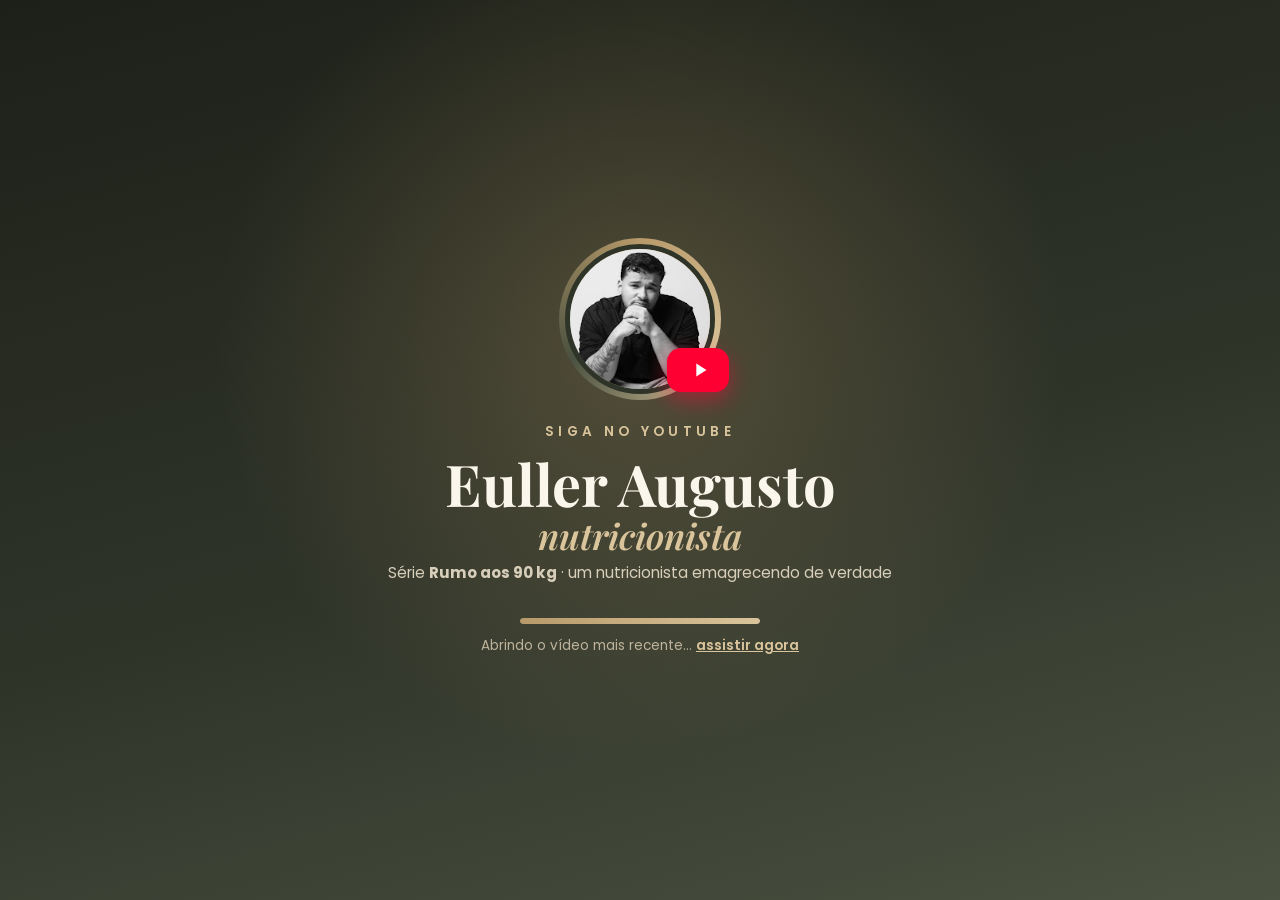
<file: youtube/index.html>
<!DOCTYPE html>
<!-- Link curto para divulgar o YouTube: eulleraugusto.com.br/youtube
     Mostra a animação "Siga Euller Augusto no YouTube" e depois vai para o vídeo mais recente
     (quem descobre o vídeo é api/ultimo-video.js). -->
<html lang="pt-BR">
<head>
  <meta charset="UTF-8">
  <meta name="viewport" content="width=device-width, initial-scale=1.0">
  <title>Euller Augusto no YouTube</title>
  <meta name="robots" content="noindex">
  <meta name="description" content="Assista ao vídeo mais recente do Euller Augusto, nutricionista, no YouTube.">
  <meta property="og:title" content="Euller Augusto no YouTube">
  <meta property="og:description" content="Assista ao vídeo mais recente do canal.">
  <meta property="og:image" content="https://www.eulleraugusto.com.br/img/yt-avatar.jpg">
  <meta name="theme-color" content="#2F3429">
  <link rel="icon" href="../favicon.ico" sizes="any">
  <link rel="preconnect" href="https://fonts.googleapis.com">
  <link href="https://fonts.googleapis.com/css2?family=Playfair+Display:ital,wght@0,700;1,600&family=Poppins:wght@400;500;600&display=swap" rel="stylesheet">
  <style>
    :root { --oliva: #2F3429; --oliva-2: #4A5140; --ouro: #B89A6A; --ouro-claro: #D9C49B; --creme: #FBF6EC; --vermelho: #ff0033; }
    * { box-sizing: border-box; margin: 0; padding: 0; }
    html, body { height: 100%; }
    body {
      display: grid; place-items: center; overflow: hidden; text-align: center; padding: 24px;
      font-family: 'Poppins', system-ui, sans-serif; color: var(--creme);
      background: radial-gradient(circle at 50% 38%, rgba(184,154,106,.28), transparent 50%), linear-gradient(165deg, #1d2018, var(--oliva) 55%, var(--oliva-2));
    }
    .palco { display: flex; flex-direction: column; align-items: center; max-width: 520px; }

    /* foto com anel dourado girando, e o selo do YouTube que pula em cima */
    .foto { position: relative; width: 150px; height: 150px; margin-bottom: 28px; animation: entrar .9s cubic-bezier(.2,1.4,.4,1) both; }
    .foto::before { content: ''; position: absolute; inset: -6px; border-radius: 50%; background: conic-gradient(var(--ouro), var(--ouro-claro), var(--oliva-2), var(--ouro)); animation: girar 3s linear infinite; }
    .foto img { position: relative; width: 100%; height: 100%; border-radius: 50%; object-fit: cover; border: 5px solid var(--oliva); }
    .selo { position: absolute; right: -14px; bottom: 2px; width: 62px; height: 44px; border-radius: 14px; background: var(--vermelho); display: grid; place-items: center;
      box-shadow: 0 8px 22px rgba(255,0,51,.45); animation: pular .7s cubic-bezier(.2,1.6,.4,1) .6s both, pulso 1.4s ease-in-out 1.5s infinite; }
    .selo svg { width: 22px; height: 22px; fill: #fff; margin-left: 3px; }

    .siga { font-size: .85rem; letter-spacing: .32em; text-transform: uppercase; color: var(--ouro-claro); font-weight: 600; animation: subir .7s ease .9s both; }
    h1 { font-family: 'Playfair Display', Georgia, serif; font-size: clamp(2.4rem, 9vw, 3.6rem); line-height: 1.1; margin: 10px 0 6px; animation: subir .7s ease 1.1s both; }
    h1 em { display: block; font-style: italic; font-weight: 600; font-size: .62em; color: var(--ouro-claro); }
    .serie { color: #d8cfbb; font-size: .95rem; animation: subir .7s ease 1.3s both; }

    /* barra que enche enquanto espera */
    .barra { width: 240px; height: 6px; border-radius: 6px; background: rgba(255,255,255,.12); overflow: hidden; margin: 34px 0 12px; animation: subir .5s ease 1.4s both; }
    .barra span { display: block; height: 100%; width: 100%; border-radius: 6px; background: linear-gradient(90deg, var(--ouro), var(--ouro-claro)); transform-origin: left; animation: encher 2.4s linear 1.5s both; }
    .msg { font-size: .85rem; color: #bdb39c; animation: subir .5s ease 1.4s both; }
    .msg a { color: var(--ouro-claro); font-weight: 600; }

    @keyframes entrar { from { transform: scale(.4); opacity: 0; } }
    @keyframes girar { to { transform: rotate(360deg); } }
    @keyframes pular { from { transform: scale(0) rotate(-20deg); } }
    @keyframes pulso { 50% { transform: scale(1.1); box-shadow: 0 8px 30px rgba(255,0,51,.7); } }
    @keyframes subir { from { opacity: 0; transform: translateY(16px); } }
    @keyframes encher { from { transform: scaleX(0); } }
  </style>
</head>
<body>
  <main class="palco">
    <div class="foto">
      <img src="../img/yt-avatar.jpg" alt="Euller Augusto">
      <span class="selo" aria-hidden="true"><svg viewBox="0 0 24 24"><path d="M8 5v14l11-7z"/></svg></span>
    </div>
    <p class="siga">Siga no YouTube</p>
    <h1>Euller Augusto <em>nutricionista</em></h1>
    <p class="serie">Série <strong>Rumo aos 90 kg</strong> · um nutricionista emagrecendo de verdade</p>
    <div class="barra"><span></span></div>
    <p class="msg">Abrindo o vídeo mais recente… <a id="pular" href="/api/ultimo-video">assistir agora</a></p>
  </main>
  <script>
    // No site publicado, /api/ultimo-video descobre o vídeo mais novo. Aberto direto do computador, vai para o canal.
    const destino = location.protocol === 'file:' ? 'https://www.youtube.com/@oeulleraugusto' : '/api/ultimo-video';
    document.getElementById('pular').href = destino;
    setTimeout(() => location.replace(destino), 4000);   // 1,5 s de entrada + 2,4 s da barra
  </script>
</body>
</html>
</file>
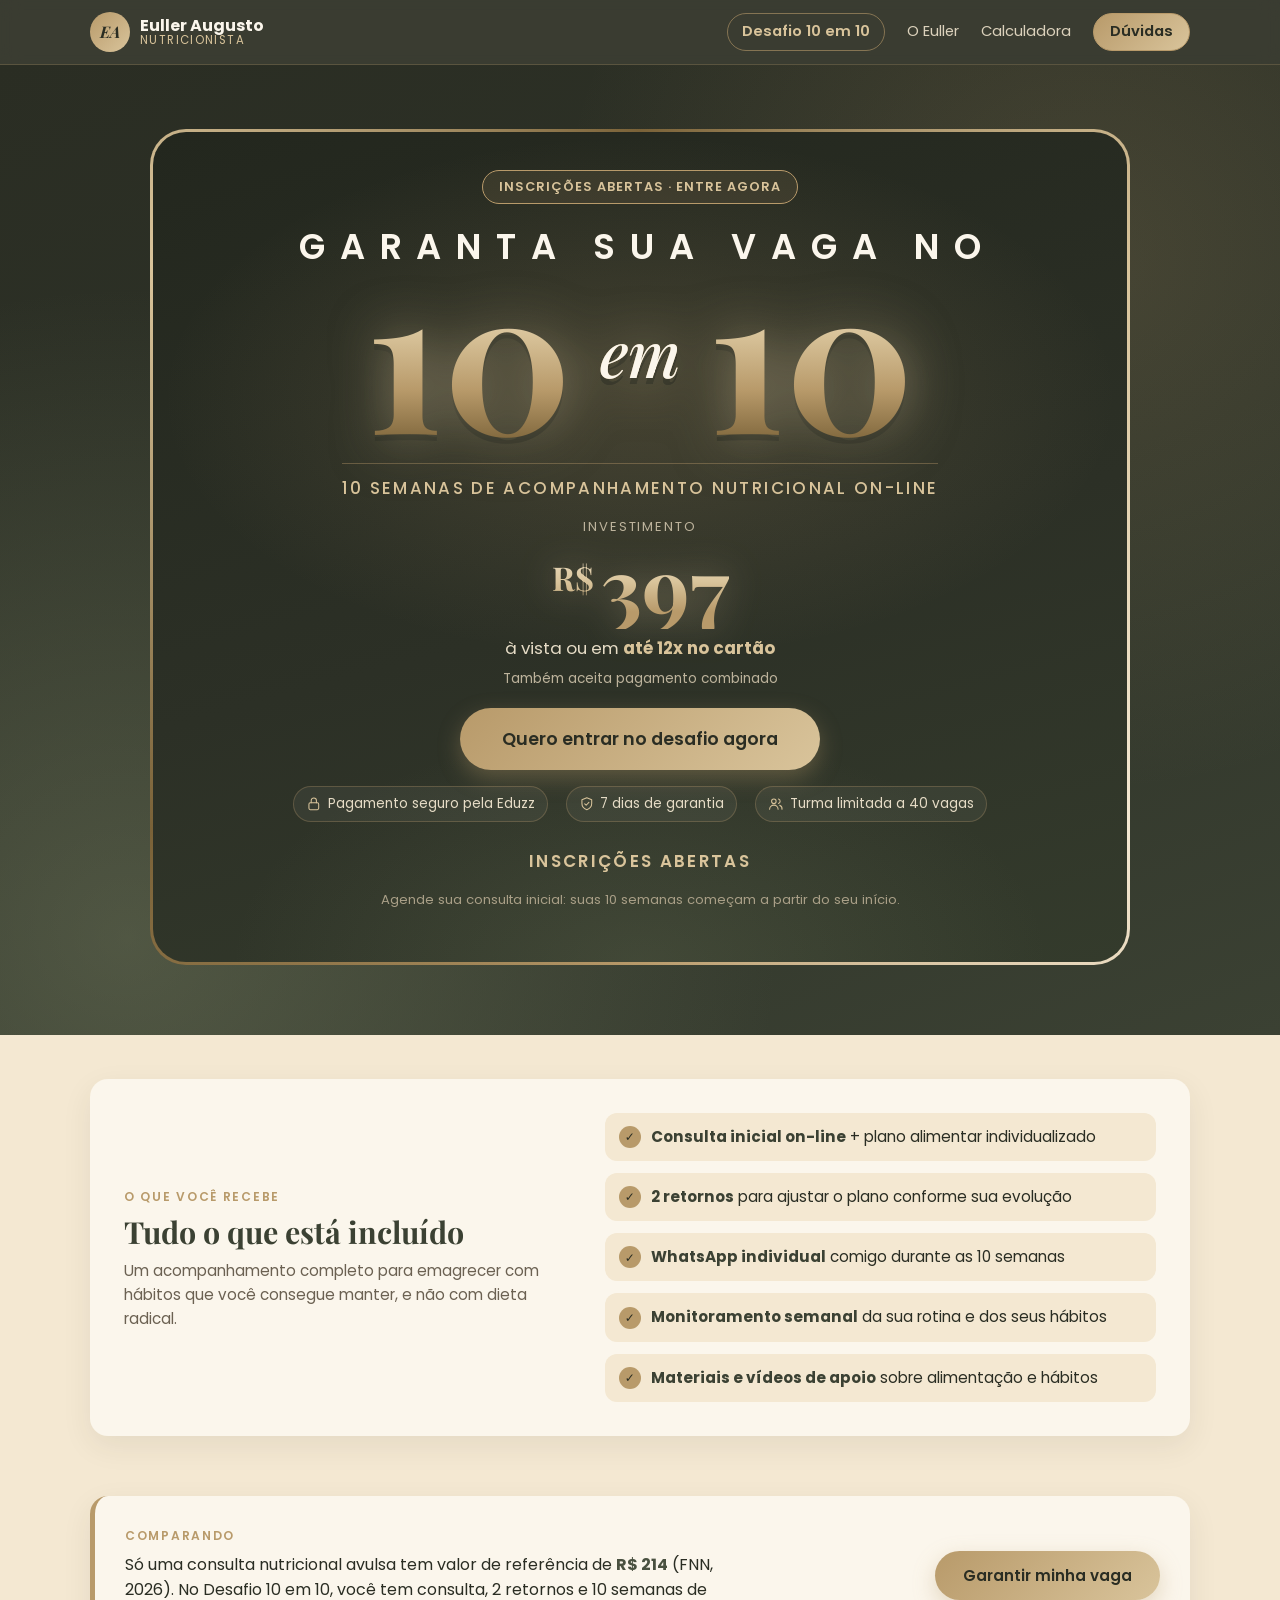
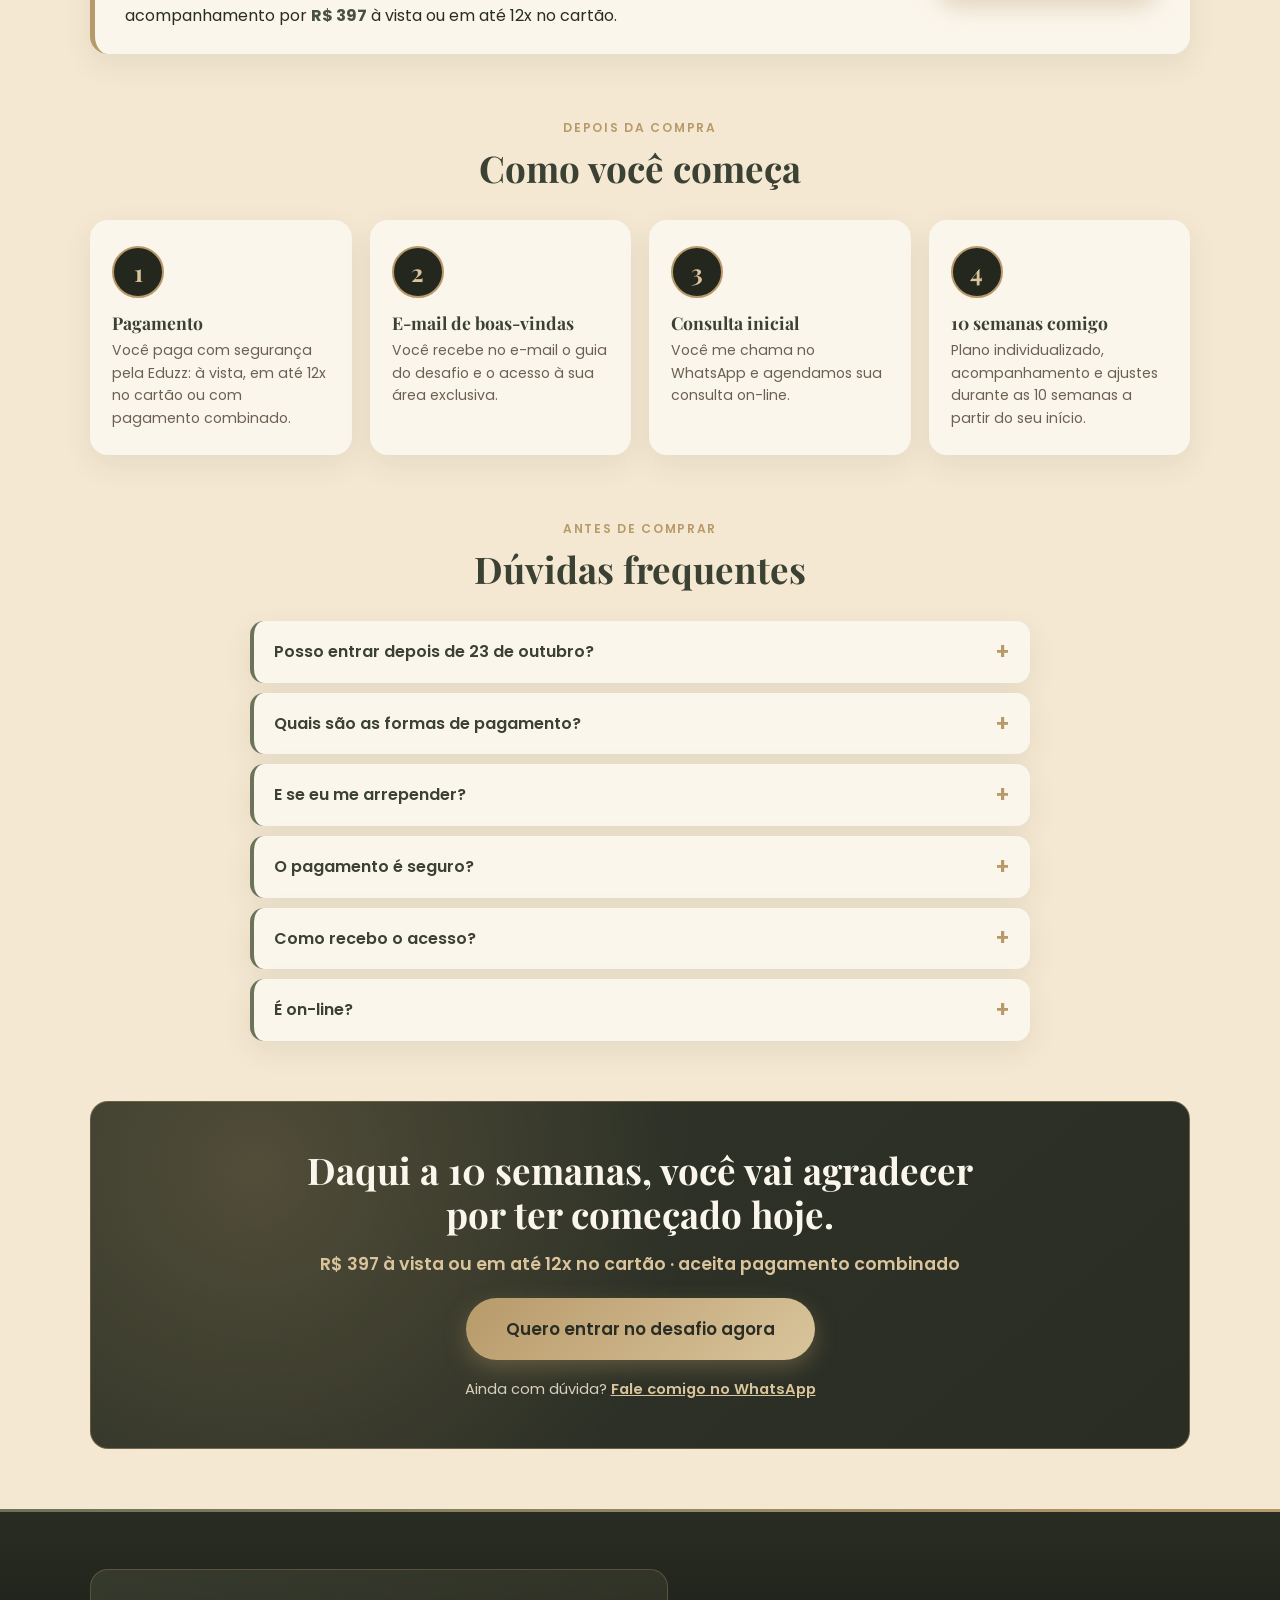
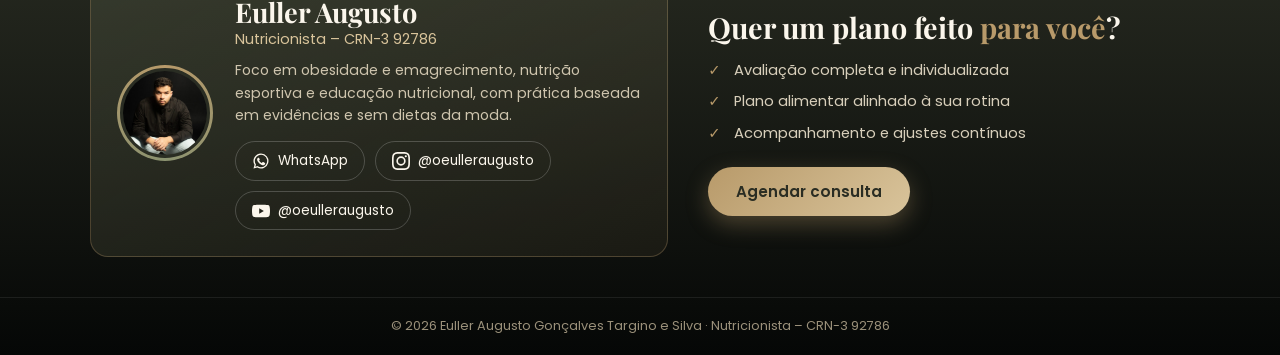
<file: desafio10em10/inscricao/index.html>
<!DOCTYPE html>
<html lang="pt-BR">
<head>
  <meta charset="UTF-8">
  <meta name="viewport" content="width=device-width, initial-scale=1.0">
  <title>Inscrição · Desafio 10 em 10 | Euller Augusto Nutricionista</title>
  <meta name="description" content="Garanta sua vaga no Desafio 10 em 10: 10 semanas de acompanhamento nutricional on-line com o nutricionista Euller Augusto. R$ 397 à vista ou em até 12x no cartão.">
  <link rel="icon" href="../../favicon.ico" sizes="any">
  <link rel="icon" type="image/png" sizes="32x32" href="../../favicon-32.png">
  <link rel="apple-touch-icon" href="../../apple-touch-icon.png">
  <link rel="manifest" href="../../site.webmanifest">
  <meta name="theme-color" content="#2F3429">
  <link rel="preconnect" href="https://fonts.googleapis.com">
  <link rel="preconnect" href="https://fonts.gstatic.com" crossorigin>
  <link href="https://fonts.googleapis.com/css2?family=Playfair+Display:ital,wght@0,600;0,700;1,500;1,600&family=Poppins:wght@300;400;500;600;700&display=swap" rel="stylesheet">
  <link rel="stylesheet" href="../../style.css">
</head>
<body>

  <header class="topbar">
    <div class="container topbar-inner">
      <a href="../../desafio10em10/" class="brand">
        <span class="brand-mark">EA</span>
        <span class="brand-text">
          <strong data-pro="nome">Euller Augusto</strong>
          <small>Nutricionista</small>
        </span>
      </a>
      <nav class="nav">
        <a href="../../desafio10em10/" class="nav-desafio">Desafio 10 em 10</a>
        <a href="../../sobre/">O Euller</a>
        <a href="../../calculadora/">Calculadora</a>
        <a href="#contato" class="nav-cta">Dúvidas</a>
      </nav>
    </div>
  </header>

  <!-- ===== OFERTA ===== -->
  <section class="hero hero-desafio insc-hero">
    <div class="container desafio-hero">
      <div class="desafio-painel">
        <span class="pill" data-cd-pill>Turma começa em 23/10 · entre quando quiser</span>
        <h1 class="titulo-box">
          <span class="t-desafio">Garanta sua vaga no</span>
          <span class="t-numeros">10<em>em</em>10</span>
          <span class="t-legenda">10 semanas de acompanhamento nutricional on-line</span>
        </h1>

        <div class="insc-preco">
          <span class="insc-de">Investimento</span>
          <div class="insc-valor"><small>R$</small>397</div>
          <span class="insc-parc">à vista ou em <strong>até 12x no cartão</strong></span>
          <span class="insc-comb">Também aceita pagamento combinado</span>
        </div>

        <a href="https://chk.eduzz.com/60E2OO8DW3" class="btn btn-gold btn-pulse insc-btn" data-checkout>Quero entrar no desafio agora</a>
        <ul class="insc-selos">
          <li><svg class="ico" viewBox="0 0 24 24" aria-hidden="true"><rect x="4.5" y="10.5" width="15" height="10.5" rx="2"/><path d="M8 10.5V7a4 4 0 0 1 8 0v3.5"/></svg> Pagamento seguro pela Eduzz</li>
          <li><svg class="ico" viewBox="0 0 24 24" aria-hidden="true"><path d="M12 2.8l7.5 2.8v6c0 4.8-3.2 8-7.5 9.4-4.3-1.4-7.5-4.6-7.5-9.4v-6z"/><path d="M8.8 12l2.2 2.2 4.2-4.4"/></svg> 7 dias de garantia</li>
          <li><svg class="ico" viewBox="0 0 24 24" aria-hidden="true"><circle cx="9" cy="8" r="3.5"/><path d="M2.5 20.5a6.5 6.5 0 0 1 13 0"/><path d="M16 4.6a3.5 3.5 0 0 1 0 6.8M18 14.2a6 6 0 0 1 3.5 6.3"/></svg> Turma limitada a 40 vagas</li>
        </ul>

        <div class="countdown compacto" data-countdown>
          <p class="cd-label" data-countdown-label>A turma começa em</p>
          <div class="cd-boxes">
            <div class="cd-box"><strong class="cd-dias">--</strong><span>dias</span></div>
            <div class="cd-box"><strong class="cd-horas">--</strong><span>horas</span></div>
            <div class="cd-box"><strong class="cd-min">--</strong><span>min</span></div>
            <div class="cd-box"><strong class="cd-seg">--</strong><span>seg</span></div>
          </div>
          <p class="cd-nota" data-countdown-nota>Entrou depois de 23/10? Suas 10 semanas começam no seu início.</p>
        </div>
      </div>
    </div>
  </section>

  <main class="sobre-main insc-main">

    <!-- ===== O QUE ESTÁ INCLUÍDO ===== -->
    <section class="container">
      <div class="para-quem" data-reveal>
        <div>
          <span class="rotulo">O que você recebe</span>
          <h2>Tudo o que está incluído</h2>
          <p class="insc-sub">Um acompanhamento completo para emagrecer com hábitos que você consegue manter, e não com dieta radical.</p>
        </div>
        <ul class="checklist">
          <li><strong>Consulta inicial on-line</strong> + plano alimentar individualizado</li>
          <li><strong>2 retornos</strong> para ajustar o plano conforme sua evolução</li>
          <li><strong>WhatsApp individual</strong> comigo durante as 10 semanas</li>
          <li><strong>Monitoramento semanal</strong> da sua rotina e dos seus hábitos</li>
          <li><strong>Materiais e vídeos de apoio</strong> sobre alimentação e hábitos</li>
        </ul>
      </div>
    </section>

    <!-- ===== VALOR ===== -->
    <section class="container">
      <div class="insc-ancora" data-reveal>
        <div>
          <span class="rotulo">Comparando</span>
          <p>Só uma consulta nutricional avulsa tem valor de referência de <strong>R$ 214</strong> (FNN, 2026). No Desafio 10 em 10, você tem consulta, 2 retornos e 10 semanas de acompanhamento por <strong>R$ 397</strong> à vista ou em até 12x no cartão.</p>
        </div>
        <a href="https://chk.eduzz.com/60E2OO8DW3" class="btn btn-gold" data-checkout>Garantir minha vaga</a>
      </div>
    </section>

    <!-- ===== DEPOIS DA COMPRA ===== -->
    <section class="container bloco">
      <div class="bloco-head" data-reveal>
        <span class="rotulo">Depois da compra</span>
        <h2>Como você começa</h2>
      </div>
      <ol class="passos">
        <li data-reveal><span class="passo-num">1</span><h3>Pagamento</h3><p>Você paga com segurança pela Eduzz: à vista, em até 12x no cartão ou com pagamento combinado.</p></li>
        <li data-reveal><span class="passo-num">2</span><h3>E-mail de boas-vindas</h3><p>Você recebe no e-mail o guia do desafio e o acesso à sua área exclusiva.</p></li>
        <li data-reveal><span class="passo-num">3</span><h3>Consulta inicial</h3><p>Você me chama no WhatsApp e agendamos sua consulta on-line.</p></li>
        <li data-reveal><span class="passo-num">4</span><h3>10 semanas comigo</h3><p>Plano individualizado, acompanhamento e ajustes durante as 10 semanas a partir do seu início.</p></li>
      </ol>
    </section>

    <!-- ===== DÚVIDAS ===== -->
    <section class="container bloco">
      <div class="bloco-head" data-reveal>
        <span class="rotulo">Antes de comprar</span>
        <h2>Dúvidas frequentes</h2>
      </div>
      <div class="faq" data-reveal>
        <details>
          <summary>Posso entrar depois de 23 de outubro?</summary>
          <p>Pode, sem problema. Seu plano segue em sequência e você tem as 10 semanas completas, contadas a partir do seu início.</p>
        </details>
        <details>
          <summary>Quais são as formas de pagamento?</summary>
          <p>R$ 397 à vista ou em até 12x no cartão. Você também pode usar o pagamento combinado da Eduzz, escolhendo a opção na página de pagamento.</p>
        </details>
        <details>
          <summary>E se eu me arrepender?</summary>
          <p>Você tem 7 dias, a partir da compra, para pedir o cancelamento e receber seu dinheiro de volta, direto pela Eduzz.</p>
        </details>
        <details>
          <summary>O pagamento é seguro?</summary>
          <p>Sim. O pagamento é feito pela Eduzz, uma das maiores plataformas de pagamento do Brasil. Seus dados de cartão não passam pelo meu site.</p>
        </details>
        <details>
          <summary>Como recebo o acesso?</summary>
          <p>Logo após a confirmação do pagamento, a Eduzz envia para o seu e-mail o guia de boas-vindas com o link da sua área exclusiva e os próximos passos.</p>
        </details>
        <details>
          <summary>É on-line?</summary>
          <p>Sim, 100% on-line: consulta, retornos e acompanhamento, de onde você estiver.</p>
        </details>
      </div>
    </section>

    <!-- ===== CHAMADA FINAL ===== -->
    <section class="container">
      <div class="cta-final" data-reveal>
        <h2>Daqui a 10 semanas, você vai agradecer por ter começado hoje.</h2>
        <p class="insc-final-preco">R$ 397 à vista ou em até 12x no cartão · aceita pagamento combinado</p>
        <a href="https://chk.eduzz.com/60E2OO8DW3" class="btn btn-gold btn-big-inline btn-pulse" data-checkout>Quero entrar no desafio agora</a>
        <p class="insc-duvida">Ainda com dúvida? <a data-whatsapp="Olá, Euller! Tenho uma dúvida antes de entrar no Desafio 10 em 10: " href="#" target="_blank" rel="noopener">Fale comigo no WhatsApp</a></p>
      </div>
    </section>
  </main>

  <!-- ===== RODAPÉ / PROMOÇÃO ===== -->
  <footer id="contato" class="footer">
    <div class="container footer-inner">
      <div class="pro-card" id="proCard">
        <div class="pro-avatar"><img src="../../img/euller-principal.jpg" alt="Euller Augusto, nutricionista" width="960" height="1200"></div>
        <div class="pro-info">
          <h3 data-pro="nome">Euller Augusto</h3>
          <p class="pro-role">Nutricionista<span class="crn-wrap"> – <span data-pro="crn"></span></span></p>
          <p class="pro-bio">Foco em obesidade e emagrecimento, nutrição esportiva e educação nutricional, com prática baseada em evidências e sem dietas da moda.</p>
          <div class="socials">
            <a id="lnkWhatsapp" href="#" target="_blank" rel="noopener" class="social" aria-label="WhatsApp">
              <svg viewBox="0 0 24 24"><path d="M12 2a10 10 0 00-8.6 15.1L2 22l5-1.3A10 10 0 1012 2zm0 18.2a8.2 8.2 0 01-4.2-1.2l-.3-.2-3 .8.8-2.9-.2-.3A8.2 8.2 0 1112 20.2zm4.5-6.1c-.2-.1-1.5-.7-1.7-.8-.2-.1-.4-.1-.6.1l-.8 1c-.1.2-.3.2-.5.1a6.7 6.7 0 01-3.3-2.9c-.3-.4.3-.4.7-1.3.1-.2 0-.3 0-.4l-.8-1.8c-.2-.5-.4-.4-.6-.4h-.5a1 1 0 00-.7.3 3 3 0 00-.9 2.2 5.2 5.2 0 001.1 2.7 11.8 11.8 0 004.5 4c1.7.7 2.3.8 3.2.6a2.7 2.7 0 001.8-1.2 2.2 2.2 0 00.1-1.2c0-.1-.2-.2-.5-.3z"/></svg>
              <span>WhatsApp</span>
            </a>
            <a id="lnkInstagram" href="#" target="_blank" rel="noopener" class="social" aria-label="Instagram">
              <svg viewBox="0 0 24 24"><path d="M12 2.2c3.2 0 3.6 0 4.8.1 3.3.1 4.8 1.7 4.9 4.9.1 1.3.1 1.6.1 4.8s0 3.6-.1 4.8c-.1 3.2-1.7 4.8-4.9 4.9-1.3.1-1.6.1-4.8.1s-3.6 0-4.8-.1c-3.3-.1-4.8-1.7-4.9-4.9C2.2 15.6 2.2 15.2 2.2 12s0-3.6.1-4.8C2.4 3.9 3.9 2.4 7.2 2.3c1.2-.1 1.6-.1 4.8-.1zM12 0C8.7 0 8.3 0 7.1.1 2.7.3.3 2.7.1 7.1 0 8.3 0 8.7 0 12s0 3.7.1 4.9c.2 4.4 2.6 6.8 7 7 1.2.1 1.6.1 4.9.1s3.7 0 4.9-.1c4.4-.2 6.8-2.6 7-7 .1-1.2.1-1.6.1-4.9s0-3.7-.1-4.9c-.2-4.4-2.6-6.8-7-7C15.7 0 15.3 0 12 0zm0 5.8a6.2 6.2 0 100 12.4 6.2 6.2 0 000-12.4zM12 16a4 4 0 110-8 4 4 0 010 8zm6.4-11.8a1.4 1.4 0 100 2.9 1.4 1.4 0 000-2.9z"/></svg>
              <span data-pro="instagram">@seuinstagram</span>
            </a>
            <a id="lnkYoutube" href="#" target="_blank" rel="noopener" class="social" aria-label="YouTube">
              <svg viewBox="0 0 24 24"><path d="M23.5 6.2a3 3 0 00-2.1-2.1C19.5 3.6 12 3.6 12 3.6s-7.5 0-9.4.5A3 3 0 00.5 6.2 31.4 31.4 0 000 12a31.4 31.4 0 00.5 5.8 3 3 0 002.1 2.1c1.9.5 9.4.5 9.4.5s7.5 0 9.4-.5a3 3 0 002.1-2.1A31.4 31.4 0 0024 12a31.4 31.4 0 00-.5-5.8zM9.6 15.6V8.4l6.2 3.6-6.2 3.6z"/></svg>
              <span data-pro="youtubeNome">YouTube</span>
            </a>
          </div>
        </div>
      </div>
      <div class="footer-cta">
        <h3>Quer um plano feito <span class="gold">para você</span>?</h3>
        <ul class="benefits">
          <li>Avaliação completa e individualizada</li>
          <li>Plano alimentar alinhado à sua rotina</li>
          <li>Acompanhamento e ajustes contínuos</li>
        </ul>
        <a id="lnkCta" href="#" target="_blank" rel="noopener" class="btn btn-gold">Agendar consulta</a>
      </div>
    </div>
    <div class="footer-bottom">
      <p>© <span id="ano"></span> <span data-pro="nomeCompleto">Euller Augusto Gonçalves Targino e Silva</span> · Nutricionista<span class="crn-wrap"> – <span data-pro="crn"></span></span></p>
    </div>
  </footer>

  <a id="floatBtn" class="float-btn" data-whatsapp="Olá, Euller! Tenho uma dúvida sobre o Desafio 10 em 10: " target="_blank" rel="noopener" href="#contato" aria-label="Fale com o nutricionista">
    <img class="float-icon" src="../../img/euller-principal.jpg" alt=""><span class="float-text">Fale com o Euller</span>
  </a>

  <script src="../../script.js"></script>
</body>
</html>
</file>
<file: style.css>
/* ============ PALETA ============ */
:root {
  --green-900: #2F3429;
  --green-800: #3B4133;
  --green-700: #4A5140;
  --green-600: #6B7359;
  --green-500: #8A9270;
  --green-100: #EFE4CC;
  --gold: #B89A6A;
  --gold-light: #D9C49B;
  --black: #2A2D23;
  --gray-900: #2A2D23;
  --gray-600: #6B6152;
  --gray-300: #E2D3B6;
  --gray-100: #F4E8D2;
  --white: #FBF6EC;
  --danger: #b3261e;
  --warn: #a86b00;
  --radius: 18px;
  --shadow: 0 10px 30px rgba(47,52,41, .08);
}

* { box-sizing: border-box; margin: 0; padding: 0; }
html { scroll-behavior: smooth; }
body {
  font-family: 'Poppins', system-ui, sans-serif;
  background: var(--gray-100);
  color: var(--gray-900);
  line-height: 1.6;
  -webkit-font-smoothing: antialiased;
}
h1, h2, h3 { font-family: 'Playfair Display', Georgia, serif; line-height: 1.2; }
a { color: inherit; }
.container { width: min(1100px, 100% - 32px); margin-inline: auto; }
.gold { color: var(--gold); }
.hidden { display: none !important; }

/* ============ TOPBAR ============ */
.topbar {
  position: sticky; top: 0; z-index: 50;
  background: rgba(42,45,35, .92);
  backdrop-filter: blur(10px);
  border-bottom: 1px solid rgba(184,154,106, .25);
}
.topbar-inner { display: flex; align-items: center; justify-content: space-between; padding: 12px 0; }
.brand { display: flex; align-items: center; gap: 10px; text-decoration: none; color: var(--white); }
.brand-mark {
  width: 40px; height: 40px; border-radius: 50%;
  display: grid; place-items: center;
  font-family: 'Playfair Display', serif; font-weight: 700;
  background: linear-gradient(135deg, var(--gold), var(--gold-light));
  color: var(--black);
}
.brand-text { display: flex; flex-direction: column; line-height: 1.1; }
.brand-text small { color: var(--gold-light); font-size: .72rem; letter-spacing: .12em; text-transform: uppercase; }
.nav { display: flex; gap: 22px; align-items: center; }
.nav a { color: #DCD2BC; text-decoration: none; font-size: .92rem; transition: color .2s; }
.nav a:hover { color: var(--gold-light); }
.nav-cta { border: 1px solid var(--gold); padding: 6px 16px; border-radius: 999px; color: var(--gold-light) !important; }
.nav-cta:hover { background: var(--gold); color: var(--black) !important; }

/* ============ HERO ============ */
.hero {
  background:
    radial-gradient(circle at 85% 20%, rgba(184,154,106,.18), transparent 40%),
    radial-gradient(circle at 10% 90%, rgba(138,146,112,.35), transparent 45%),
    linear-gradient(160deg, var(--black) 0%, var(--green-900) 55%, var(--green-800) 100%);
  color: var(--white);
  padding: 80px 0 120px;
  text-align: center;
}
.hero-inner { max-width: 820px; }
.pill {
  display: inline-block; padding: 6px 16px; border-radius: 999px;
  border: 1px solid rgba(184,154,106,.5); color: var(--gold-light);
  font-size: .8rem; letter-spacing: .08em; text-transform: uppercase;
}
.hero h1 { font-size: clamp(2rem, 5vw, 3.3rem); margin: 22px 0 18px; }
.hero p { color: #D8CFBB; font-size: 1.05rem; max-width: 640px; margin: 0 auto 30px; }
.hero-stats { display: flex; justify-content: center; gap: 48px; margin-top: 50px; flex-wrap: wrap; }
.hero-stats div { display: flex; flex-direction: column; }
.hero-stats strong { font-size: 2.2rem; color: var(--gold-light); font-family: 'Playfair Display', serif; }
.hero-stats span { font-size: .85rem; color: #BDB39C; }

/* ============ BOTÕES ============ */
.btn {
  display: inline-block; border: none; cursor: pointer;
  padding: 13px 28px; border-radius: 999px;
  font: 600 .95rem 'Poppins', sans-serif; text-decoration: none;
  transition: transform .2s, box-shadow .2s, background .2s;
}
.btn:hover { transform: translateY(-2px); }
.btn-gold { background: linear-gradient(135deg, var(--gold), var(--gold-light)); color: var(--black); box-shadow: 0 8px 22px rgba(184,154,106,.35); }
.btn-gold:hover { box-shadow: 0 12px 28px rgba(184,154,106,.5); }
.btn-green { background: var(--green-600); color: var(--white); }
.btn-green:hover { background: var(--green-700); }
.btn-big { width: 100%; padding: 18px; font-size: 1.05rem; margin-top: 10px; }

/* ============ CARDS / PASSOS ============ */
main { margin-top: -70px; position: relative; display: flex; flex-direction: column; gap: 22px; padding-bottom: 60px; }
.card {
  background: var(--white); border-radius: var(--radius);
  padding: 30px; box-shadow: var(--shadow);
  border: 1px solid #EADBC0;
}
.step-head { display: flex; align-items: center; gap: 14px; margin-bottom: 18px; }
.step-head h2 { font-size: 1.45rem; color: var(--green-800); }
.step-num {
  width: 38px; height: 38px; border-radius: 50%; flex-shrink: 0;
  display: grid; place-items: center; font-weight: 700;
  background: var(--green-700); color: var(--gold-light);
  box-shadow: 0 0 0 4px var(--green-100);
}
.hint { color: var(--gray-600); font-size: .92rem; margin-bottom: 16px; }
.hint.small { font-size: .82rem; margin-top: 4px; }

.grid { display: grid; gap: 16px; margin-bottom: 16px; }
.grid-2 { grid-template-columns: repeat(2, 1fr); }
.grid-4 { grid-template-columns: repeat(4, 1fr); }
.grid-ex { grid-template-columns: 2.2fr 1fr 1fr auto; align-items: end; }

.field { display: flex; flex-direction: column; gap: 6px; }
.field label { font-size: .85rem; font-weight: 500; color: var(--green-800); }
.field label small { color: var(--gray-600); font-weight: 400; }
input, select {
  width: 100%; padding: 12px 14px; border-radius: 12px;
  border: 1.5px solid var(--gray-300); background: var(--white);
  font: 400 .95rem 'Poppins', sans-serif; color: var(--gray-900);
  transition: border-color .2s, box-shadow .2s;
}
input:focus, select:focus { outline: none; border-color: var(--green-500); box-shadow: 0 0 0 4px rgba(138,146,112,.15); }
.field-btn .btn { padding: 12px 22px; white-space: nowrap; }

.toggle { display: flex; background: var(--gray-100); border-radius: 12px; padding: 4px; border: 1.5px solid var(--gray-300); }
.toggle button {
  flex: 1; border: none; background: transparent; padding: 8px 6px; border-radius: 9px;
  font: 500 .88rem 'Poppins', sans-serif; color: var(--gray-600); cursor: pointer; transition: all .2s;
}
.toggle button.active { background: var(--green-700); color: var(--white); box-shadow: 0 4px 10px rgba(74,81,64,.3); }
.toggle-wide { margin-bottom: 18px; }
.toggle-wide button { padding: 12px; }

/* ============ FATOR DE ATIVIDADE ============ */
.fa-list { display: grid; grid-template-columns: repeat(auto-fill, minmax(240px, 1fr)); gap: 12px; }
.fa-item {
  border: 1.5px solid var(--gray-300); border-radius: 14px; padding: 14px 16px;
  cursor: pointer; transition: all .2s; position: relative; background: var(--white);
}
.fa-item:hover { border-color: var(--green-500); transform: translateY(-2px); }
.fa-item.active { border-color: var(--green-600); background: var(--green-100); box-shadow: 0 6px 16px rgba(74,81,64,.12); }
.fa-item.active::after {
  content: '✓'; position: absolute; top: 10px; right: 12px;
  width: 22px; height: 22px; border-radius: 50%; background: var(--gold);
  color: var(--black); font-size: .75rem; font-weight: 700; display: grid; place-items: center;
}
.fa-val { font-size: 1.4rem; font-weight: 700; color: var(--green-700); font-family: 'Playfair Display', serif; }
.fa-name { font-weight: 600; font-size: .95rem; display: block; }
.fa-desc { font-size: .8rem; color: var(--gray-600); margin-top: 4px; }

/* ============ EXERCÍCIOS ============ */
.ex-list { list-style: none; display: flex; flex-direction: column; gap: 8px; }
.ex-list .empty { color: var(--gray-600); font-size: .88rem; font-style: italic; padding: 10px 0; }
.ex-item {
  display: flex; align-items: center; justify-content: space-between; gap: 12px;
  padding: 12px 16px; border-radius: 12px; background: var(--gray-100);
  border-left: 4px solid var(--gold); animation: slideIn .3s ease;
}
.ex-item .ex-name { font-weight: 600; font-size: .92rem; }
.ex-item .ex-meta { font-size: .8rem; color: var(--gray-600); }
.ex-item .ex-kcal { font-weight: 700; color: var(--green-700); white-space: nowrap; }
.ex-remove {
  border: none; background: transparent; color: var(--danger); font-size: 1.2rem;
  cursor: pointer; width: 30px; height: 30px; border-radius: 50%; transition: background .2s;
}
.ex-remove:hover { background: #fbe6e5; }
@keyframes slideIn { from { opacity: 0; transform: translateX(-10px); } to { opacity: 1; transform: none; } }

.error { color: var(--danger); font-size: .88rem; min-height: 1.2em; }

/* ============ RESULTADOS ============ */
.results { display: flex; flex-direction: column; gap: 22px; animation: fadeUp .6s ease; }
@keyframes fadeUp { from { opacity: 0; transform: translateY(20px); } to { opacity: 1; transform: none; } }
.card.dark {
  background: linear-gradient(150deg, var(--black), var(--green-900) 60%, var(--green-800));
  color: var(--white); border: 1px solid rgba(184,154,106,.35); text-align: center;
}
.label { font-size: .8rem; letter-spacing: .12em; text-transform: uppercase; color: var(--gold-light); }
.big-number { font-family: 'Playfair Display', serif; font-size: clamp(3rem, 9vw, 5rem); font-weight: 700; line-height: 1.1; margin: 8px 0 20px; }
.big-number small { font-family: 'Poppins', sans-serif; font-size: 1rem; font-weight: 400; margin-left: 8px; opacity: .8; }
.big-number.green { color: var(--green-700); font-size: clamp(2.6rem, 7vw, 4rem); margin-bottom: 8px; }

.stack-bar { display: flex; height: 16px; border-radius: 999px; overflow: hidden; background: rgba(255,255,255,.08); }
.stack-bar div { width: 0; transition: width 1.4s cubic-bezier(.2,.8,.2,1); }
.legend { display: flex; flex-wrap: wrap; justify-content: center; gap: 18px; margin-top: 14px; font-size: .82rem; color: #D8CFBB; }
.legend span { display: inline-flex; align-items: center; gap: 6px; }
.legend i { width: 10px; height: 10px; border-radius: 3px; display: inline-block; }

.result-cards { margin: 0; }
.r-card {
  background: var(--white); border-radius: 16px; padding: 20px; box-shadow: var(--shadow);
  display: flex; flex-direction: column; border-top: 4px solid var(--green-600);
  transition: transform .2s;
}
.r-card:hover { transform: translateY(-4px); }
.r-card:nth-child(2) { border-top-color: var(--green-500); }
.r-card:nth-child(3) { border-top-color: var(--gold); }
.r-card:nth-child(4) { border-top-color: var(--black); }
.r-card span { font-size: .82rem; color: var(--gray-600); }
.r-card strong { font-size: 2rem; font-family: 'Playfair Display', serif; color: var(--green-800); }
.r-card small { font-size: .78rem; color: var(--gray-600); }

.goal-card { display: grid; grid-template-columns: 1fr auto; gap: 20px; border: 2px solid var(--gold); }
.goal-main p { color: var(--gray-600); font-size: .92rem; }
.goal-side { display: flex; flex-direction: column; gap: 12px; justify-content: center; }
.goal-side div { background: var(--gray-100); padding: 12px 20px; border-radius: 12px; min-width: 190px; }
.goal-side span { font-size: .78rem; color: var(--gray-600); display: block; }
.goal-side strong { font-size: 1.25rem; color: var(--green-800); }
.alerts { grid-column: 1 / -1; list-style: none; display: flex; flex-direction: column; gap: 8px; }
.alerts li { padding: 10px 14px; border-radius: 10px; font-size: .86rem; }
.alerts li.warn { background: #fff5dd; color: var(--warn); border-left: 4px solid var(--gold); }
.alerts li.danger { background: #fbe6e5; color: var(--danger); border-left: 4px solid var(--danger); }
.alerts li.ok { background: var(--green-100); color: var(--green-700); border-left: 4px solid var(--green-600); }

.card h3 { color: var(--green-800); font-size: 1.35rem; margin-bottom: 12px; }
.card h4 { color: var(--green-800); margin: 22px 0 10px; font-size: 1rem; }
.eq-chosen { background: var(--green-100); border-radius: 14px; padding: 18px; border-left: 5px solid var(--green-600); }
.eq-chosen .eq-name { font-weight: 700; font-size: 1.1rem; color: var(--green-800); }
.eq-chosen .eq-formula { font-family: Consolas, monospace; font-size: .85rem; background: var(--white); padding: 8px 12px; border-radius: 8px; margin: 8px 0; display: inline-block; }
.eq-chosen p { font-size: .9rem; color: var(--gray-900); }
.table-wrap { overflow-x: auto; }
.eq-table { width: 100%; border-collapse: collapse; font-size: .88rem; }
.eq-table th { text-align: left; padding: 10px; background: var(--black); color: var(--gold-light); font-weight: 500; }
.eq-table th:first-child { border-radius: 10px 0 0 0; }
.eq-table th:last-child { border-radius: 0 10px 0 0; }
.eq-table td { padding: 10px; border-bottom: 1px solid var(--gray-300); }
.eq-table tr.chosen td { background: var(--green-100); font-weight: 600; }
.eq-table tr.chosen td:first-child::before { content: '★ '; color: var(--gold); }
.eq-table tr.na td { color: #A99F87; }

.promo-inline {
  display: flex; align-items: center; justify-content: space-between; gap: 18px; flex-wrap: wrap;
  padding: 20px 26px; border-radius: var(--radius);
  background: linear-gradient(120deg, var(--green-800), var(--green-700)); color: var(--white);
}
.promo-inline p { max-width: 620px; }
.promo-inline strong { color: var(--gold-light); }

/* ============ CIÊNCIA ============ */
.science h2 { color: var(--green-800); margin-bottom: 20px; font-size: 1.6rem; }
.sci-item { padding: 18px; border-radius: 14px; background: var(--gray-100); border-top: 3px solid var(--gold); }
.sci-item h4 { margin: 0 0 6px; color: var(--green-800); font-size: .98rem; }
.sci-item p { font-size: .86rem; color: var(--gray-600); }
.refs { margin-top: 10px; }
.refs summary { cursor: pointer; font-weight: 600; color: var(--green-700); padding: 8px 0; }
.refs ol { padding-left: 22px; font-size: .8rem; color: var(--gray-600); display: flex; flex-direction: column; gap: 4px; }
.disclaimer { margin-top: 16px; font-size: .8rem; color: var(--gray-600); font-style: italic; }

/* ============ RODAPÉ ============ */
.footer {
  background: linear-gradient(180deg, var(--black), #050706);
  color: var(--white); padding-top: 60px; position: relative; overflow: hidden;
}
.footer::before {
  content: ''; position: absolute; inset: 0 0 auto 0; height: 3px;
  background: linear-gradient(90deg, var(--green-600), var(--gold), var(--green-600));
  background-size: 200% 100%; animation: shine 6s linear infinite;
}
@keyframes shine { to { background-position: 200% 0; } }
.footer-inner { display: grid; grid-template-columns: 1.2fr 1fr; gap: 40px; align-items: center; padding-bottom: 40px; }
.pro-card {
  display: flex; gap: 22px; align-items: center;
  padding: 26px; border-radius: var(--radius);
  background: linear-gradient(145deg, rgba(107,115,89,.25), rgba(184,154,106,.08));
  border: 1px solid rgba(184,154,106,.3);
  transition: transform .15s ease-out, box-shadow .3s;
  transform-style: preserve-3d;
}
.pro-card:hover { box-shadow: 0 20px 50px rgba(184,154,106,.15); }
.pro-avatar {
  width: 96px; height: 96px; border-radius: 50%; flex-shrink: 0;
  padding: 3px; background: conic-gradient(var(--gold), var(--green-500), var(--gold));
  animation: spin 8s linear infinite;
}
.pro-avatar img {
  width: 100%; height: 100%; border-radius: 50%; display: block;
  object-fit: cover; object-position: center 12%;
  border: 3px solid var(--black); background: var(--green-900);
  animation: spin 8s linear infinite reverse;
}
@keyframes spin { to { transform: rotate(360deg); } }
.pro-info h3 { font-size: 1.7rem; }
.pro-role { color: var(--gold-light); font-size: .9rem; margin-bottom: 8px; }
.pro-bio { color: #CFC5AE; font-size: .88rem; margin-bottom: 14px; }
.socials { display: flex; gap: 10px; flex-wrap: wrap; }
.social {
  display: inline-flex; align-items: center; gap: 8px; text-decoration: none;
  padding: 8px 16px; border-radius: 999px; font-size: .85rem;
  border: 1px solid rgba(255,255,255,.2); transition: all .25s;
}
.social svg { width: 18px; height: 18px; fill: currentColor; }
.social:hover { background: var(--gold); color: var(--black); border-color: var(--gold); transform: translateY(-3px); }
.footer-cta h3 { font-size: 1.8rem; margin-bottom: 14px; }
.benefits { list-style: none; margin-bottom: 22px; display: flex; flex-direction: column; gap: 8px; }
.benefits li { color: #D8CFBB; font-size: .92rem; padding-left: 26px; position: relative; }
.benefits li::before { content: '✓'; position: absolute; left: 0; color: var(--gold); font-weight: 700; }
.footer-bottom { border-top: 1px solid rgba(255,255,255,.08); padding: 18px 0; text-align: center; font-size: .8rem; color: #9A907A; }

/* Botão flutuante */
.float-btn {
  position: fixed; right: 20px; bottom: 20px; z-index: 60;
  display: flex; align-items: center; gap: 8px; text-decoration: none;
  background: var(--green-700); color: var(--white);
  border: 2px solid var(--gold); border-radius: 999px; padding: 10px;
  box-shadow: 0 10px 25px rgba(35,39,30,.25);
  transition: all .3s; opacity: 0; transform: translateY(20px); pointer-events: none;
}
.float-btn.show { opacity: 1; transform: none; pointer-events: auto; }
.float-icon { width: 40px; height: 40px; border-radius: 50%; object-fit: cover; object-position: center 12%; display: block; }
.float-btn { padding: 4px; }
.float-text { max-width: 0; overflow: hidden; white-space: nowrap; transition: max-width .35s; font-size: .88rem; font-weight: 500; }
.float-btn:hover .float-text { max-width: 160px; padding-right: 6px; }

/* Animação de entrada ao rolar */
.reveal { opacity: 0; transform: translateY(24px); transition: opacity .6s, transform .6s; }
.reveal.visible { opacity: 1; transform: none; }

/* ============ RESPONSIVO ============ */
@media (max-width: 900px) {
  .grid-4 { grid-template-columns: repeat(2, 1fr); }
  .grid-ex { grid-template-columns: 1fr 1fr; }
  .grid-ex .field:first-child { grid-column: 1 / -1; }
  .footer-inner { grid-template-columns: 1fr; }
  .goal-card { grid-template-columns: 1fr; }
}
@media (max-width: 600px) {
  .nav a:not(.nav-cta) { display: none; }
  .grid-2, .grid-4 { grid-template-columns: 1fr; }
  .grid-ex { grid-template-columns: 1fr 1fr; }
  .field-btn { grid-column: 1 / -1; }
  .field-btn .btn { width: 100%; }
  .card { padding: 22px 18px; }
  .hero { padding: 60px 0 110px; }
  .hero-stats { gap: 26px; }
  .pro-card { flex-direction: column; text-align: center; }
  .socials { justify-content: center; }
  .result-cards { grid-template-columns: 1fr 1fr; }
  .r-card strong { font-size: 1.6rem; }
}

/* ============ PÁGINA SOBRE ============ */
.nav a.active { color: var(--gold-light); }
.btn-outline { border: 1.5px solid var(--gold); color: var(--gold-light); background: transparent; }
.btn-outline:hover { background: var(--gold); color: var(--black); }

.hero-sobre { text-align: left; padding: 70px 0 110px; }
.sobre-grid { display: grid; grid-template-columns: 1.15fr .85fr; gap: 50px; align-items: center; }
.sobre-texto h1 { font-size: clamp(2.2rem, 5vw, 3.5rem); margin: 20px 0 10px; }
.sobre-texto > p { color: #D8CFBB; font-size: 1.02rem; margin: 0 0 14px; max-width: 560px; }
.sobre-texto strong { color: var(--white); }
.digitando-linha { font-size: 1.2rem !important; color: var(--white) !important; min-height: 1.6em; }
.digitando { color: var(--gold-light); font-weight: 600; border-right: 2px solid var(--gold); padding-right: 3px; animation: cursor .8s steps(1) infinite; }
@keyframes cursor { 50% { border-color: transparent; } }
.hero-botoes { display: flex; gap: 12px; flex-wrap: wrap; margin-top: 26px; }

.sobre-foto { position: relative; max-width: 380px; justify-self: center; width: 100%; }
.foto-moldura {
  border-radius: 24px; overflow: hidden; padding: 4px;
  background: linear-gradient(140deg, var(--gold), var(--green-500) 50%, var(--gold-light));
  box-shadow: 0 30px 60px rgba(35,39,30,.45);
  transition: transform .15s ease-out;
}
.foto-moldura img { width: 100%; height: auto; display: block; border-radius: 20px; }
.foto-selo {
  position: absolute; display: flex; flex-direction: column; line-height: 1.25;
  background: rgba(42,45,35,.88); backdrop-filter: blur(8px);
  border: 1px solid rgba(184,154,106,.45); border-radius: 14px; padding: 10px 16px;
  box-shadow: 0 10px 25px rgba(35,39,30,.35); animation: flutuar 4s ease-in-out infinite;
}
.foto-selo strong { color: var(--gold-light); font-size: .9rem; }
.foto-selo span { color: #D8CFBB; font-size: .76rem; }
.selo-a { top: 12%; left: -40px; }
.selo-b { bottom: 10%; right: -40px; animation-delay: -2s; }
@keyframes flutuar { 50% { transform: translateY(-8px); } }

.sobre-main { margin-top: -60px; gap: 60px; }
.numeros {
  display: grid; grid-template-columns: repeat(4, 1fr); gap: 1px;
  background: var(--gray-300); border-radius: var(--radius); overflow: hidden; box-shadow: var(--shadow);
}
.numeros div { background: var(--white); padding: 26px 18px; text-align: center; display: flex; flex-direction: column; }
.numeros strong { font: 700 2.4rem 'Playfair Display', serif; color: var(--green-700); }
.numeros span { font-size: .84rem; color: var(--gray-600); }

.bloco-head { text-align: center; margin-bottom: 30px; }
.bloco-head h2 { font-size: clamp(1.7rem, 4vw, 2.3rem); color: var(--green-800); margin-top: 6px; }
.rotulo { font-size: .76rem; letter-spacing: .14em; text-transform: uppercase; color: var(--gold); font-weight: 600; }

.pilares { display: grid; grid-template-columns: repeat(4, 1fr); gap: 18px; }
.pilar {
  background: var(--white); border-radius: var(--radius); padding: 26px 22px; box-shadow: var(--shadow);
  border-bottom: 3px solid transparent; transition: transform .25s, border-color .25s;
}
.pilar:hover { transform: translateY(-6px); border-color: var(--gold); }
.pilar-icone {
  width: 52px; height: 52px; border-radius: 14px; display: grid; place-items: center; font-size: 1.5rem;
  background: var(--green-100); margin-bottom: 14px;
}
.pilar h3 { font-size: 1.12rem; color: var(--green-800); margin-bottom: 6px; }
.pilar p { font-size: .88rem; color: var(--gray-600); }

.desafio {
  display: flex; align-items: center; justify-content: space-between; gap: 24px; flex-wrap: wrap;
  padding: 34px 40px; border-radius: var(--radius); color: var(--white);
  background:
    radial-gradient(circle at 90% 50%, rgba(184,154,106,.3), transparent 50%),
    linear-gradient(120deg, var(--black), var(--green-800));
  border: 1px solid rgba(184,154,106,.4);
}
.desafio h2 { font-size: clamp(2.4rem, 6vw, 3.4rem); color: var(--gold-light); }
.desafio p { color: #D8CFBB; }
.desafio strong { color: var(--white); }

.timeline { list-style: none; position: relative; max-width: 760px; margin: 0 auto; padding-left: 34px; }
.timeline::before {
  content: ''; position: absolute; left: 9px; top: 6px; bottom: 6px; width: 2px;
  background: linear-gradient(var(--gold), var(--green-500));
}
.timeline li {
  position: relative; background: var(--white); border-radius: 16px; padding: 18px 22px;
  margin-bottom: 16px; box-shadow: var(--shadow); transition: transform .25s;
}
.timeline li.visible:hover { transform: translateX(6px); }
.timeline li::before {
  content: ''; position: absolute; left: -32px; top: 22px; width: 16px; height: 16px; border-radius: 50%;
  background: var(--white); border: 3px solid var(--gold); box-shadow: 0 0 0 4px var(--gray-100);
}
.tl-tag {
  display: inline-block; font-size: .7rem; font-weight: 600; letter-spacing: .08em; text-transform: uppercase;
  background: var(--green-100); color: var(--green-700); padding: 3px 10px; border-radius: 999px; margin-bottom: 6px;
}
.timeline h3 { font-size: 1.1rem; color: var(--green-800); }
.tl-local { font-size: .84rem; color: var(--gold); font-weight: 500; margin-bottom: 4px; }
.timeline p:not(.tl-local) { font-size: .88rem; color: var(--gray-600); }

.redes-grid { display: grid; grid-template-columns: 1fr 1fr; gap: 20px; }
.rede-card {
  display: flex; gap: 20px; align-items: flex-start; text-decoration: none;
  padding: 28px; border-radius: var(--radius); color: var(--white);
  background: linear-gradient(145deg, var(--black), var(--green-900));
  border: 1px solid rgba(184,154,106,.25); transition: transform .25s, box-shadow .25s;
}
.rede-card:hover { transform: translateY(-6px); box-shadow: 0 20px 40px rgba(47,52,41,.3); }
.rede-play {
  width: 60px; height: 60px; border-radius: 50%; flex-shrink: 0; display: grid; place-items: center;
  background: linear-gradient(135deg, var(--gold), var(--gold-light)); transition: transform .3s;
}
.rede-card:hover .rede-play { transform: scale(1.1) rotate(-8deg); }
.rede-play svg { width: 26px; height: 26px; fill: var(--black); }
.rede-card h3 { font-size: 1.3rem; margin: 4px 0 8px; }
.rede-card p { font-size: .9rem; color: #CFC5AE; margin-bottom: 12px; }
.rede-link { color: var(--gold-light); font-weight: 600; font-size: .9rem; }

@media (max-width: 900px) {
  .sobre-grid { grid-template-columns: 1fr; }
  .sobre-texto { text-align: center; }
  .sobre-texto > p { margin-inline: auto; }
  .hero-botoes { justify-content: center; }
  .pilares { grid-template-columns: 1fr 1fr; }
  .numeros { grid-template-columns: 1fr 1fr; }
  .redes-grid { grid-template-columns: 1fr; }
  .selo-a { left: -12px; }
  .selo-b { right: -12px; }
}
@media (max-width: 600px) {
  .pilares { grid-template-columns: 1fr; }
  .desafio { padding: 26px 22px; }
  .rede-card { flex-direction: column; }
}

/* Déficit máximo / meta limitada */
.goal-side .def-max { border: 1.5px dashed var(--gold); background: #fffaf0; }
.goal-card.limitado { border-color: var(--danger); }
.goal-card.limitado .def-max { border-style: solid; border-color: var(--danger); background: #fbe6e5; }
.goal-card.limitado .def-max strong { color: var(--danger); }

/* ============ DESAFIO 10 EM 10 ============ */
.barra-desafio {
  display: flex; align-items: center; justify-content: center; gap: 12px; flex-wrap: wrap;
  padding: 9px 16px; text-decoration: none; font-size: .88rem; color: var(--black);
  background: linear-gradient(90deg, var(--gold), var(--gold-light), var(--gold));
  background-size: 200% 100%; animation: shine 5s linear infinite;
}
.barra-desafio .cd-curto { font-weight: 700; font-variant-numeric: tabular-nums; }
.barra-cta { font-weight: 700; text-decoration: underline; }
.nav .nav-desafio {
  color: var(--black) !important; font-weight: 600;
  background: linear-gradient(135deg, var(--gold), var(--gold-light));
  padding: 6px 14px; border-radius: 999px; box-shadow: 0 0 0 0 rgba(184,154,106,.6);
  animation: pulso 2.2s infinite;
}
@keyframes pulso { 70% { box-shadow: 0 0 0 10px rgba(184,154,106,0); } 100% { box-shadow: 0 0 0 0 rgba(184,154,106,0); } }

.hero-desafio { padding: 64px 0 120px; }
.desafio-hero { max-width: 860px; }
.desafio-hero h1, .desafio-hero h2.titulo-box { font-size: clamp(2.8rem, 9vw, 5.4rem); margin: 18px 0 12px; }
.desafio-sub { font-size: 1.12rem !important; max-width: 640px; }
.desafio-sub strong { color: var(--white); }

.countdown { margin: 34px auto 30px; }
.cd-label { color: var(--gold-light) !important; font-size: .82rem !important; letter-spacing: .14em; text-transform: uppercase; margin-bottom: 14px !important; }
.cd-boxes { display: flex; justify-content: center; gap: 14px; }
.cd-box {
  width: 108px; padding: 16px 6px 12px; border-radius: 16px;
  background: rgba(255,255,255,.05); border: 1px solid rgba(184,154,106,.45);
  box-shadow: inset 0 1px 0 rgba(255,255,255,.06), 0 12px 30px rgba(35,39,30,.3);
  display: flex; flex-direction: column; align-items: center;
}
.cd-box strong { font: 700 3rem 'Playfair Display', serif; color: var(--white); line-height: 1; font-variant-numeric: tabular-nums; }
.cd-box span { font-size: .74rem; color: #BDB39C; text-transform: uppercase; letter-spacing: .1em; margin-top: 6px; }
.cd-nota { font-size: .82rem !important; color: #A99F87 !important; margin-top: 14px !important; }
.countdown.encerrado .cd-boxes { opacity: .4; }
.countdown.compacto .cd-box { width: 82px; padding: 12px 4px 10px; }
.countdown.compacto .cd-box strong { font-size: 2.2rem; }

.hero-botoes.centro { justify-content: center; }
.btn-pulse { animation: pulso 2.2s infinite; }
.desafio-fatos { display: flex; justify-content: center; gap: 46px; margin-top: 46px; flex-wrap: wrap; }
.desafio-fatos div { display: flex; flex-direction: column; }
.desafio-fatos strong { font: 700 2rem 'Playfair Display', serif; color: var(--gold-light); }
.desafio-fatos span { font-size: .84rem; color: #BDB39C; }

.meta-card { display: grid; grid-template-columns: 1fr 1fr; gap: 34px; align-items: center; border-top: 4px solid var(--gold); }
.meta-entrada h2 { color: var(--green-800); font-size: 1.9rem; margin: 6px 0 8px; }
.meta-entrada p { color: var(--gray-600); margin-bottom: 18px; }
.meta-entrada input { font-size: 1.3rem; padding: 14px 16px; }
.meta-saida { display: flex; flex-direction: column; gap: 10px; }
.meta-item { display: flex; justify-content: space-between; align-items: baseline; padding: 14px 18px; border-radius: 12px; background: var(--gray-100); }
.meta-item span { color: var(--gray-600); font-size: .9rem; }
.meta-item strong { font: 700 1.6rem 'Playfair Display', serif; color: var(--green-700); }
.meta-item.destaque { background: var(--green-800); }
.meta-item.destaque span { color: #D8CFBB; }
.meta-item.destaque strong { color: var(--gold-light); }
.meta-saida .btn { text-align: center; margin-top: 6px; }

.pilares.tres { grid-template-columns: repeat(3, 1fr); }

.passos { list-style: none; display: grid; grid-template-columns: repeat(4, 1fr); gap: 18px; }
.passos li { background: var(--white); border-radius: var(--radius); padding: 26px 22px; box-shadow: var(--shadow); }
.passo-num {
  width: 44px; height: 44px; border-radius: 50%; display: grid; place-items: center; margin-bottom: 14px;
  font: 700 1.2rem 'Playfair Display', serif; color: var(--gold-light); background: var(--green-800);
}
.passos h3 { color: var(--green-800); font-size: 1.1rem; margin-bottom: 6px; }
.passos p { font-size: .88rem; color: var(--gray-600); }

.linha-topo { display: grid; grid-template-columns: repeat(3, 1fr); margin-bottom: 14px; }
.linha-topo div { display: flex; flex-direction: column; }
.linha-topo strong { font: 700 1.25rem 'Playfair Display', serif; color: var(--green-800); }
.linha-centro { text-align: center; }
.linha-fim { text-align: right; }
.linha-barra { height: 14px; border-radius: 999px; background: var(--gray-100); border: 1px solid var(--gray-300); overflow: hidden; }
.linha-barra div { height: 100%; width: 0; background: linear-gradient(90deg, var(--green-600), var(--gold)); transition: width 1s; }
.linha-status { margin-top: 12px; font-size: .9rem; color: var(--gray-600); text-align: center; }

.para-quem {
  display: grid; grid-template-columns: .9fr 1.1fr; gap: 30px; align-items: center;
  background: var(--white); border-radius: var(--radius); padding: 34px; box-shadow: var(--shadow);
}
.para-quem h2 { color: var(--green-800); font-size: 1.9rem; margin-top: 6px; }
.checklist { list-style: none; display: flex; flex-direction: column; gap: 12px; }
.checklist li { padding: 12px 16px 12px 46px; border-radius: 12px; background: var(--gray-100); position: relative; font-size: .95rem; }
.checklist li::before {
  content: "\2713"; position: absolute; left: 14px; top: 50%; transform: translateY(-50%);
  width: 22px; height: 22px; border-radius: 50%; background: var(--gold); color: var(--black);
  font-size: .75rem; font-weight: 700; display: grid; place-items: center;
}

.quem-conduz {
  display: grid; grid-template-columns: 260px 1fr; gap: 34px; align-items: center;
  background: linear-gradient(140deg, var(--black), var(--green-900)); color: var(--white);
  border-radius: var(--radius); padding: 30px; border: 1px solid rgba(184,154,106,.35);
}
.quem-conduz img { width: 100%; height: 300px; object-fit: cover; object-position: center 15%; border-radius: 16px; border: 3px solid var(--gold); }
.quem-conduz h2 { font-size: 2rem; margin-top: 4px; }
.quem-crn { color: var(--gold-light); margin-bottom: 10px; font-size: .92rem; }
.quem-conduz p:not(.quem-crn) { color: #D8CFBB; margin-bottom: 18px; font-size: .95rem; }
.btn-outline-escuro { border: 1.5px solid var(--gold); color: var(--gold-light); background: transparent; }
.btn-outline-escuro:hover { background: var(--gold); color: var(--black); }

.faq { max-width: 780px; margin: 0 auto; display: flex; flex-direction: column; gap: 10px; }
.faq details { background: var(--white); border-radius: 14px; box-shadow: var(--shadow); padding: 0 20px; border-left: 4px solid var(--green-600); }
.faq details[open] { border-left-color: var(--gold); }
.faq summary { cursor: pointer; padding: 18px 30px 18px 0; font-weight: 600; color: var(--green-800); list-style: none; position: relative; }
.faq summary::-webkit-details-marker { display: none; }
.faq summary::after { content: "+"; position: absolute; right: 0; top: 50%; transform: translateY(-50%); font-size: 1.4rem; color: var(--gold); transition: transform .2s; }
.faq details[open] summary::after { transform: translateY(-50%) rotate(45deg); }
.faq details p { padding-bottom: 18px; color: var(--gray-600); font-size: .93rem; }

.cta-final {
  text-align: center; color: var(--white); border-radius: var(--radius); padding: 46px 26px;
  background:
    radial-gradient(circle at 15% 20%, rgba(184,154,106,.25), transparent 45%),
    linear-gradient(140deg, var(--green-900), var(--black));
  border: 1px solid rgba(184,154,106,.4);
}
.cta-final h2 { font-size: clamp(1.6rem, 4vw, 2.3rem); max-width: 720px; margin: 0 auto; }
.cta-final .countdown { margin: 24px auto; }
.btn-big-inline { padding: 18px 40px; font-size: 1.05rem; }

@media (max-width: 900px) {
  .meta-card, .para-quem { grid-template-columns: 1fr; }
  .passos { grid-template-columns: 1fr 1fr; }
  .pilares.tres { grid-template-columns: 1fr; }
  .quem-conduz { grid-template-columns: 1fr; text-align: center; }
  .quem-conduz img { max-width: 260px; margin: 0 auto; }
}
@media (max-width: 600px) {
  .nav a.nav-desafio { display: inline-block; font-size: .78rem; padding: 6px 10px; }
  .brand-text small { display: none; }
  .cd-boxes { gap: 8px; }
  .cd-box { width: 74px; padding: 12px 4px 10px; }
  .cd-box strong { font-size: 2.1rem; }
  .countdown.compacto .cd-box { width: 68px; }
  .passos { grid-template-columns: 1fr; }
  .linha-topo strong { font-size: 1rem; }
  .para-quem { padding: 24px 18px; }
  .barra-desafio { font-size: .8rem; gap: 6px; }
}

/* ============ DESAFIO: VERSÃO MAIS CHAMATIVA ============ */
@property --ang { syntax: '<angle>'; initial-value: 0deg; inherits: false; }
@keyframes girar { to { --ang: 360deg; } }
@keyframes brilho {
  0%, 100% { box-shadow: 0 0 0 6px rgba(184,154,106,.12), 0 0 40px rgba(184,154,106,.35), 0 30px 60px rgba(35,39,30,.5); }
  50%      { box-shadow: 0 0 0 10px rgba(184,154,106,.08), 0 0 70px rgba(217,196,155,.55), 0 30px 60px rgba(35,39,30,.5); }
}

/* Quadro do título */
.desafio-hero .titulo-box {
  display: inline-flex; flex-direction: column; align-items: center;
  margin: 26px 0 22px; padding: 26px 60px 24px; border-radius: 30px;
  border: 3px solid transparent;
  background:
    linear-gradient(160deg, #23271E 0%, #2A2D23 60%, #06140d 100%) padding-box,
    conic-gradient(from var(--ang), #7A6238, #D9C49B, #F4E8D2, #B89A6A, #7A6238, #D9C49B, #7A6238) border-box;
  animation: girar 6s linear infinite, brilho 3s ease-in-out infinite;
  line-height: 1;
}
.t-desafio {
  font: 600 clamp(1.1rem, 3.2vw, 1.9rem) 'Poppins', sans-serif;
  letter-spacing: .42em; text-transform: uppercase; color: var(--white);
  padding-left: .42em; /* compensa o espaçamento da última letra */
}
.t-numeros {
  font: 700 clamp(5rem, 17vw, 10rem) 'Playfair Display', serif;
  display: flex; align-items: center; gap: .12em; margin: 6px 0 4px;
  background: linear-gradient(180deg, #F4E8D2 0%, #D9C49B 40%, #B89A6A 70%, #7A6238 100%);
  -webkit-background-clip: text; background-clip: text; color: transparent;
  filter: drop-shadow(0 0 22px rgba(217,196,155,.45));
}
.t-numeros em {
  font: italic 500 .32em 'Playfair Display', serif;
  -webkit-text-fill-color: var(--white); color: var(--white);
  align-self: center; margin: 0 .05em;
}
.t-legenda {
  font: 500 clamp(.78rem, 2vw, .95rem) 'Poppins', sans-serif;
  color: var(--gold-light); letter-spacing: .14em; text-transform: uppercase;
  border-top: 1px solid rgba(184,154,106,.4); padding-top: 12px; margin-top: 6px;
}

/* Cronômetro mais forte */
.countdown { margin: 30px auto 30px; }
.cd-label { font-size: .95rem !important; font-weight: 600; }
.cd-boxes { gap: 16px; }
.cd-box {
  width: 128px; padding: 20px 6px 14px; border-radius: 20px;
  background: linear-gradient(180deg, #23271E, #2A2D23);
  border: 2px solid var(--gold);
  box-shadow: 0 0 0 4px rgba(184,154,106,.1), 0 0 30px rgba(184,154,106,.3), 0 14px 30px rgba(35,39,30,.45);
}
.cd-box strong {
  font-size: 4rem;
  background: linear-gradient(180deg, #F4E8D2 0%, #D9C49B 45%, #B89A6A 75%, #7A6238 100%);
  -webkit-background-clip: text; background-clip: text; color: transparent;
  filter: drop-shadow(0 0 10px rgba(217,196,155,.35));
}
.cd-box span { color: var(--gold-light); font-weight: 600; font-size: .78rem; margin-top: 8px; }
.countdown.compacto .cd-box { width: 96px; }
.countdown.compacto .cd-box strong { font-size: 2.8rem; }

/* Números de destaque */
.desafio-fatos { gap: 22px; }
.desafio-fatos div {
  min-width: 160px; padding: 16px 20px; border-radius: 18px;
  background: rgba(35,39,30,.55); border: 1.5px solid rgba(184,154,106,.55);
}
.desafio-fatos strong {
  font-size: 3rem; line-height: 1.1;
  background: linear-gradient(180deg, #F4E8D2, #D9C49B 45%, #B89A6A 80%);
  -webkit-background-clip: text; background-clip: text; color: transparent;
}
.desafio-fatos span { color: #E6DCC6; font-weight: 500; }

.meta-item strong { font-size: 2rem; }
.meta-item.destaque { background: #23271E; border: 2px solid var(--gold); box-shadow: 0 0 24px rgba(184,154,106,.25); }
.meta-item.destaque strong { font-size: 2.4rem; }
.linha-topo strong { font-size: 1.5rem; }
.passo-num { background: #23271E; border: 2px solid var(--gold); width: 52px; height: 52px; font-size: 1.5rem; }

.barra-desafio { font-size: .95rem; padding: 11px 16px; }
.barra-desafio strong { font-weight: 800; letter-spacing: .02em; }
.barra-desafio .cd-curto { background: #23271E; color: var(--gold-light); padding: 2px 10px; border-radius: 8px; }

@media (max-width: 600px) {
  .desafio-hero .titulo-box { padding: 20px 26px 18px; border-radius: 24px; }
  .t-desafio { letter-spacing: .3em; padding-left: .3em; }
  .cd-boxes { gap: 8px; }
  .cd-box { width: 76px; padding: 14px 4px 10px; border-radius: 14px; }
  .cd-box strong { font-size: 2.4rem; }
  .cd-box span { font-size: .66rem; }
  .countdown.compacto .cd-box { width: 70px; }
  .countdown.compacto .cd-box strong { font-size: 2.1rem; }
  .desafio-fatos div { min-width: 0; flex: 1 1 90px; padding: 12px 10px; }
  .desafio-fatos strong { font-size: 2.2rem; }
  .barra-desafio { font-size: .82rem; }
}

/* Ajustes: altura das linhas do título e largura no celular */
body { overflow-x: hidden; overflow-x: clip; }   /* hidden = reserva para navegadores antigos (ex.: navegador interno do Instagram) */
.t-desafio, .t-legenda { line-height: 1.2; }
.t-numeros { line-height: .95; margin: 14px 0 10px; }
.t-numeros em { line-height: 1; }
@media (max-width: 600px) {
  .brand-text { display: none; }
  .nav { gap: 8px; }
  .nav-cta { padding: 5px 10px; font-size: .78rem !important; }
  .hero-desafio .pill { font-size: .66rem; letter-spacing: .04em; padding: 6px 12px; }
  .desafio-sub { font-size: 1rem !important; }
}
.t-numeros { margin-top: -.06em; align-items: baseline; }

/* ============ PAINEL ÚNICO DO DESAFIO ============ */
.desafio-hero { max-width: 980px; }
.desafio-painel {
  position: relative; overflow: hidden; isolation: isolate;
  padding: 38px 48px 44px; border-radius: 36px;
  border: 3px solid transparent;
  background:
    radial-gradient(ellipse 70% 45% at 50% 32%, rgba(184,154,106,.20), transparent 70%) padding-box,
    radial-gradient(ellipse 60% 40% at 50% 100%, rgba(138,146,112,.18), transparent 70%) padding-box,
    linear-gradient(165deg, #23271E 0%, #2C3026 55%, #343B2C 100%) padding-box,
    conic-gradient(from var(--ang), #7A6238, #D9C49B, #F4E8D2, #B89A6A, #7A6238, #D9C49B, #7A6238) border-box;
  animation: girar 6s linear infinite, brilho 3s ease-in-out infinite;
}
/* Faixa de luz que atravessa o painel */
.desafio-painel::after {
  content: ''; position: absolute; inset: -20% -40%; z-index: -1; pointer-events: none;
  background: linear-gradient(110deg, transparent 42%, rgba(244,232,210,.07) 48%, rgba(244,232,210,.14) 50%, rgba(244,232,210,.07) 52%, transparent 58%);
  transform: translateX(-60%); animation: varrer 6s ease-in-out infinite;
}
@keyframes varrer { 0%, 15% { transform: translateX(-60%); } 60%, 100% { transform: translateX(60%); } }

/* Título dentro do painel: sem quadro próprio, maior */
.desafio-painel .titulo-box {
  background: none; border: 0; animation: none; box-shadow: none;
  padding: 0; margin: 22px 0 18px; display: flex;
}
.desafio-painel .t-desafio { font-size: clamp(1.2rem, 3.6vw, 2.2rem); }
.desafio-painel .t-numeros {
  font-size: clamp(5.5rem, 19vw, 12.5rem);
  filter: drop-shadow(0 0 26px rgba(217,196,155,.55)) drop-shadow(0 6px 0 rgba(35,39,30,.6));
}
.desafio-painel .t-legenda { font-size: clamp(.82rem, 2.2vw, 1.05rem); padding-top: 14px; }
.desafio-painel .pill {
  background: rgba(184,154,106,.12); border-color: var(--gold); color: var(--gold-light); font-weight: 600;
}
.desafio-painel .desafio-sub { margin: 0 auto 6px; font-size: 1.15rem !important; color: #E6DCC6; }
.desafio-painel .countdown { margin: 26px auto 8px; }
.desafio-painel .cd-label { font-size: 1.05rem !important; }
.desafio-painel .cd-box { width: 138px; }
.desafio-painel .cd-box strong { font-size: 4.4rem; }
.desafio-painel .cd-nota { margin-bottom: 0 !important; }
.desafio-painel .hero-botoes { margin-top: 26px; }
.desafio-painel .btn-gold { padding: 16px 34px; font-size: 1.02rem; }

@media (max-width: 600px) {
  .desafio-painel { padding: 26px 14px 30px; border-radius: 26px; }
  .desafio-painel .cd-box { width: 74px; }
  .desafio-painel .cd-box strong { font-size: 2.5rem; }
  .desafio-painel .desafio-sub { font-size: 1rem !important; }
  .desafio-painel .hero-botoes .btn { width: 100%; text-align: center; }
}

/* ============ PÁGINA DE BOAS-VINDAS (compradores) ============ */
.bv-mensagem {
  display: flex; align-items: center; gap: 18px; text-align: left;
  max-width: 640px; margin: 4px auto 0; padding: 16px 20px; border-radius: 18px;
  background: rgba(255,255,255,.04); border: 1px solid rgba(184,154,106,.35);
}
.bv-mensagem img {
  width: 76px; height: 76px; border-radius: 50%; object-fit: cover; object-position: center 12%;
  border: 3px solid var(--gold); flex-shrink: 0;
}
.bv-mensagem p { margin: 0 !important; color: #E6DCC6 !important; font-size: 1rem !important; font-style: italic; max-width: none !important; }
.bv-mensagem p strong { color: var(--gold-light); }
.bv-mensagem p span { display: block; margin-top: 6px; font-style: normal; font-size: .82rem; color: var(--gold-light); }
.bv-link { display: inline-block; margin-top: 10px; font-weight: 600; font-size: .88rem; color: var(--green-700); }
.bv-cta-txt { color: #D8CFBB; margin: 12px auto 0; max-width: 560px; }
.cta-final .bv-cta-txt + .btn { margin-top: 22px; }
@media (max-width: 600px) {
  .bv-mensagem { flex-direction: column; text-align: center; }
}
.hero-desafio.bv-hero { padding-bottom: 56px; }
.sobre-main.bv-main { margin-top: 44px; }
/* Depois do início da turma: sem contagem, inscrições abertas */
.countdown.aberto .cd-boxes { display: none; }
.linha-status strong { color: var(--green-700); }

/* ============ PÁGINA DE INSCRIÇÃO (checkout) ============ */
.hero-desafio.insc-hero { padding-bottom: 70px; }
.sobre-main.insc-main { margin-top: 44px; }
.insc-preco { margin: 6px auto 18px; display: flex; flex-direction: column; align-items: center; }
.insc-de { color: #BDB39C; font-size: .82rem; letter-spacing: .14em; text-transform: uppercase; }
.insc-valor {
  font: 700 clamp(3.6rem, 10vw, 5.4rem)/1 'Playfair Display', serif; margin: 6px 0;
  background: linear-gradient(180deg, #F4E8D2 0%, #D9C49B 45%, #B89A6A 80%);
  -webkit-background-clip: text; background-clip: text; color: transparent;
  filter: drop-shadow(0 0 18px rgba(217,196,155,.4));
}
.insc-valor small { font-size: .38em; vertical-align: .9em; margin-right: 6px; }
.insc-parc { color: #E6DCC6; font-size: 1.05rem; }
.insc-parc strong { color: var(--gold-light); }
.insc-btn { font-size: 1.1rem !important; padding: 18px 42px !important; }
.insc-selos { list-style: none; display: flex; justify-content: center; flex-wrap: wrap; gap: 8px 18px; margin: 16px 0 6px; }
.insc-selos li { font-size: .85rem; color: #E6DCC6; background: rgba(255,255,255,.05); border: 1px solid rgba(184,154,106,.3); padding: 6px 12px; border-radius: 999px; }
.insc-sub { color: var(--gray-600); margin-top: 8px; font-size: .95rem; }
.checklist li strong { color: var(--green-800); }
.insc-ancora {
  display: flex; align-items: center; justify-content: space-between; gap: 22px; flex-wrap: wrap;
  background: var(--white); border-radius: var(--radius); padding: 26px 30px; box-shadow: var(--shadow);
  border-left: 5px solid var(--gold);
}
.insc-ancora p { max-width: 640px; margin-top: 4px; color: var(--gray-900); }
.insc-ancora strong { color: var(--green-700); }
.insc-final-preco { color: var(--gold-light); font-weight: 600; font-size: 1.1rem; margin: 14px 0 0; }
.cta-final .insc-final-preco + .btn { margin-top: 20px; }
.insc-duvida { color: #D8CFBB; margin-top: 18px; font-size: .92rem; }
.insc-duvida a { color: var(--gold-light); font-weight: 600; }
@media (max-width: 600px) {
  .insc-btn { width: 100%; padding: 16px 20px !important; }
  .insc-ancora { padding: 22px 18px; }
  .insc-ancora .btn { width: 100%; text-align: center; }
}
.insc-comb { margin-top: 6px; font-size: .85rem; color: #BDB39C; }

/* ============ LANÇAMENTO EM BREVE (substitui o cronômetro) ============ */
.em-breve-lanc { margin: 26px auto 6px; display: flex; flex-direction: column; align-items: center; text-align: center; }
.eb-rotulo { font-size: .82rem; font-weight: 600; letter-spacing: .3em; text-transform: uppercase; color: var(--gold-light); }
.eb-titulo {
  font: 700 clamp(3rem, 9vw, 5.6rem)/1 'Playfair Display', serif; letter-spacing: .08em; margin: 10px 0 6px;
  background: linear-gradient(100deg, #7A6238 0%, #D9C49B 30%, #F4E8D2 45%, #D9C49B 60%, #7A6238 100%);
  background-size: 250% 100%; -webkit-background-clip: text; background-clip: text; color: transparent;
  filter: drop-shadow(0 0 22px rgba(217,196,155,.4));
  animation: eb-brilho 4s linear infinite;
}
@keyframes eb-brilho { from { background-position: 125% 0; } to { background-position: -125% 0; } }
.eb-titulo::after { content: '...'; display: inline-block; width: 0; animation: eb-pontos 1.8s steps(4) infinite; overflow: hidden; vertical-align: bottom; }
@keyframes eb-pontos { to { width: 1.2em; } }
.eb-texto { max-width: 560px; margin: 10px auto 0 !important; color: #E6DCC6 !important; font-size: 1.02rem !important; }
.eb-texto strong { color: var(--gold-light); }
.em-breve-lanc.compacto { margin: 22px auto 24px; }
.em-breve-lanc.compacto .eb-titulo { font-size: clamp(2.4rem, 7vw, 3.8rem); }

/* EM BREVE: menor, sem pontinhos e pulsando no lugar (sem brilho correndo para os lados) */
.eb-titulo {
  font-size: clamp(2rem, 5vw, 3.1rem);
  background-image: linear-gradient(180deg, #F4E8D2 0%, #D9C49B 45%, #B89A6A 80%);
  background-size: 100% 100%;
  -webkit-background-clip: text; background-clip: text; color: transparent;
  display: inline-block;
  animation: eb-pulso 2.4s ease-in-out infinite;
}
.eb-titulo::after { content: none; }
@keyframes eb-pulso {
  0%, 100% { transform: scale(1);    filter: drop-shadow(0 0 8px rgba(217,196,155,.25)); }
  50%      { transform: scale(1.06); filter: drop-shadow(0 0 22px rgba(217,196,155,.65)); }
}
.em-breve-lanc.compacto .eb-titulo { font-size: clamp(1.8rem, 4.5vw, 2.6rem); }
@media (prefers-reduced-motion: reduce) { .eb-titulo { animation: none; } }

/* ============ AGENDAR CONSULTA ============ */
.agenda-card {
  display: grid; grid-template-columns: .9fr 1.1fr; gap: 32px; align-items: start;
  background: linear-gradient(150deg, var(--black), var(--green-900)); color: var(--white);
  border: 1.5px solid rgba(184,154,106,.45); border-radius: var(--radius); padding: 34px;
  box-shadow: 0 20px 50px rgba(47,52,41,.25);
}
.agenda-txt h2 { font-size: clamp(1.8rem, 4vw, 2.4rem); margin: 6px 0 10px; }
.agenda-txt > p { color: #D8CFBB; margin-bottom: 18px; }
.agenda-passos { list-style: none; display: flex; flex-direction: column; gap: 12px; margin-bottom: 22px; }
.agenda-passos li { display: flex; gap: 12px; align-items: flex-start; font-size: .93rem; color: #E6DCC6; }
.agenda-passos li span {
  flex-shrink: 0; width: 30px; height: 30px; border-radius: 50%; display: grid; place-items: center;
  background: #23271E; border: 1.5px solid var(--gold); color: var(--gold-light); font: 700 .95rem 'Playfair Display', serif;
}
.agenda-passos strong { color: var(--white); }
.agenda-botoes { display: flex; flex-wrap: wrap; gap: 10px; }
.agenda-frame { background: var(--white); border-radius: 14px; overflow: hidden; border: 2px solid var(--gold); box-shadow: 0 0 30px rgba(184,154,106,.25); }
.agenda-frame iframe { display: block; width: 100%; height: 640px; border: 0; }
@media (max-width: 900px) {
  .agenda-card { grid-template-columns: 1fr; padding: 24px 18px; }
  .agenda-frame iframe { height: 720px; }
  .agenda-botoes .btn { width: 100%; text-align: center; }
}
/* No celular o calendário embutido obriga a arrastar dentro da janelinha: troca por um botão que abre a agenda em tela cheia */
.agenda-celular { display: none; }
@media (max-width: 640px) {
  .agenda-frame, .agenda-abrir { display: none; }
  .agenda-celular { display: inline-block; font-size: 1.05rem; padding: 16px 20px; }
  .agenda-botoes .btn-gold:not(.agenda-celular) { background: transparent; color: var(--gold-light); border: 1px solid var(--gold); }
}

/* ============ PÁGINA INICIAL: apresentação + agenda + desafio ============ */
/* Agendar consulta em dourado no topo (também no celular); o atalho do desafio fica só contornado */
.nav-cta {
  background: linear-gradient(135deg, var(--gold), var(--gold-light)); border-color: var(--gold);
  color: var(--black) !important; font-weight: 600; box-shadow: 0 0 0 0 rgba(184,154,106,.6); animation: pulso 2.2s infinite;
}
.nav-cta:hover { background: var(--gold-light); }
.nav .nav-desafio { background: transparent; color: var(--gold-light) !important; border: 1px solid rgba(184,154,106,.6); box-shadow: none; animation: none; }
.nav .nav-desafio.active { color: var(--gold-light) !important; }
.desafio-secao { text-align: center; }
.desafio-secao .desafio-hero { margin: 0 auto; }
.desafio-painel .desafio-sub, .desafio-painel .desafio-entrar { margin-left: auto; margin-right: auto; }
.desafio-entrar { color: #D8CFBB; max-width: 620px; font-size: 1rem; margin-top: 10px; }
.desafio-entrar strong { color: var(--gold-light); }
.linha-status a { color: var(--green-700); font-weight: 600; }
/* No celular a agenda precisa aparecer logo depois da apresentação: foto pequena, acima do texto */
@media (max-width: 900px) {
  .hero-inicio .sobre-foto { order: -1; width: 190px; margin: 0 auto -10px; }
  .hero-inicio .foto-selo { display: none; }
  .hero-inicio .foto-moldura img { aspect-ratio: 1; object-fit: cover; object-position: center 15%; }
  .hero-inicio .sobre-texto h1 { margin-top: 14px; }
}

/* ============ CONDIÇÃO ESPECIAL ============ */
.bf-card {
  display: grid; grid-template-columns: auto 1fr auto; gap: 28px; align-items: center;
  padding: 26px 32px; border-radius: var(--radius); color: var(--white);
  background: linear-gradient(120deg, #23271E 0%, #2A2D23 60%, #1a1508 100%);
  border: 1.5px solid var(--gold); box-shadow: 0 18px 44px rgba(35,39,30,.25), 0 0 30px rgba(184,154,106,.18);
}
.bf-selo {
  display: flex; flex-direction: column; align-items: center; justify-content: center; text-align: center;
  padding: 14px 20px; border-radius: 14px; background: linear-gradient(135deg, var(--gold), var(--gold-light)); color: var(--black);
}
.bf-rotulo { font: 700 1.35rem 'Playfair Display', serif; line-height: 1.1; text-transform: uppercase; letter-spacing: .04em; }
.bf-datas { font-size: .82rem; font-weight: 600; margin-top: 4px; }
.bf-oferta p { margin: 0; }
.bf-titulo { color: #EFE6D2; font-size: 1.02rem; }
.bf-titulo strong { color: var(--gold-light); }
.bf-precos { display: flex; align-items: baseline; gap: 12px; flex-wrap: wrap; margin: 4px 0 2px !important; }
.bf-de { color: #A99F87; font-size: 1rem; }
.bf-de s { text-decoration-color: #ff8a7a; text-decoration-thickness: 2px; }
.bf-por { color: #EFE6D2; font-size: 1.05rem; }
.bf-por strong { font: 700 2.4rem 'Playfair Display', serif; color: var(--gold-light); line-height: 1; }
.bf-nota { color: #A99F87; font-size: .8rem; }
.bf-btn { white-space: nowrap; }
@media (max-width: 760px) {
  .bf-card { grid-template-columns: 1fr; text-align: center; gap: 16px; padding: 24px 18px; }
  .bf-selo { justify-self: center; }
  .bf-precos { justify-content: center; }
  .bf-btn { width: 100%; text-align: center; }
}
.bf-por strong { display: inline-block; min-width: 2.2ch; font-variant-numeric: tabular-nums; transition: transform .3s; }
.bf-precos.chegou .bf-por strong { animation: bf-chegou .7s ease-out; }
@keyframes bf-chegou {
  0% { transform: scale(1); text-shadow: none; }
  40% { transform: scale(1.18); text-shadow: 0 0 24px rgba(217,196,155,.8); }
  100% { transform: scale(1); text-shadow: 0 0 10px rgba(217,196,155,.35); }
}
.bf-promo { font-size: .64rem; font-weight: 700; letter-spacing: .14em; text-transform: uppercase; margin-bottom: 2px; }
.bloco-sub { color: var(--gray-600); max-width: 640px; margin: 10px auto 0; font-size: .95rem; }

/* ============ REPAGINADA (referência: oliva + creme, 17/11/2026) ============ */
.acento { font-style: italic; font-weight: 500; }
/* Foto em arco e onda creme no fim do topo da página inicial */
.hero-inicio { position: relative; }
.hero-inicio::after {
  content: ''; position: absolute; left: 0; right: 0; bottom: -1px; height: clamp(46px, 7vw, 110px); pointer-events: none;
  background: var(--gray-100);
  -webkit-mask: url("data:image/svg+xml,%3Csvg xmlns='http://www.w3.org/2000/svg' viewBox='0 0 1440 120' preserveAspectRatio='none'%3E%3Cpath d='M0 70 C 240 10 480 10 720 55 S 1200 115 1440 45 V120 H0Z'/%3E%3C/svg%3E") center / 100% 100% no-repeat;
          mask: url("data:image/svg+xml,%3Csvg xmlns='http://www.w3.org/2000/svg' viewBox='0 0 1440 120' preserveAspectRatio='none'%3E%3Cpath d='M0 70 C 240 10 480 10 720 55 S 1200 115 1440 45 V120 H0Z'/%3E%3C/svg%3E") center / 100% 100% no-repeat;
}
.hero-inicio .sobre-grid { position: relative; z-index: 1; }
.hero-inicio .foto-moldura, .hero-inicio .foto-moldura img { border-radius: 999px 999px 32px 32px; }
.hero-inicio .foto-moldura { background: linear-gradient(160deg, var(--gold-light), var(--gold) 55%, var(--green-600)); }
.faixa-palavras {
  display: flex; justify-content: center; flex-wrap: wrap; gap: 6px 0;
  background: var(--green-900); color: var(--gold-light); padding: 16px 16px;
  font-size: .74rem; font-weight: 600; letter-spacing: .2em; text-transform: uppercase;
}
.faixa-palavras span + span::before { content: '·'; margin: 0 18px; color: var(--gold); }
@media (max-width: 900px) {
  .hero-inicio .foto-moldura, .hero-inicio .foto-moldura img { border-radius: 999px 999px 24px 24px; }
}
@media (max-width: 600px) {
  .faixa-palavras { font-size: .64rem; letter-spacing: .12em; padding: 14px 10px; }
  .faixa-palavras span + span::before { margin: 0 8px; }
}

/* Ícones de traço (silhueta) no lugar dos emojis: herdam a cor do texto */
.ico { width: 1.15em; height: 1.15em; fill: none; stroke: currentColor; stroke-width: 1.6; stroke-linecap: round; stroke-linejoin: round; vertical-align: -.2em; flex-shrink: 0; }
.btn .ico { margin-right: .35em; }
.pilar-icone { color: var(--green-700); background: var(--green-100); border: 1px solid rgba(184,154,106,.35); }
.pilar-icone .ico { width: 26px; height: 26px; stroke-width: 1.5; }
.barra-fogo .ico { width: 1.05em; height: 1.05em; }
.insc-selos li { display: inline-flex; align-items: center; gap: 6px; }
.insc-selos li .ico { color: var(--gold-light); }

/* Cartões reagem ao mouse */
.pilar, .passos li { transition: transform .3s ease, box-shadow .3s ease, border-color .3s ease; }
.pilar:hover, .passos li:hover { transform: translateY(-4px); box-shadow: 0 16px 36px rgba(47,52,41,.14); }
.pilar:hover .pilar-icone { color: var(--gold-deep, #7A6238); }

/* Luz suave que acompanha o mouse (só em computador com mouse) */
.luz-cursor {
  position: fixed; left: 0; top: 0; width: 440px; height: 440px; margin: -220px 0 0 -220px;
  border-radius: 50%; pointer-events: none; z-index: 9999; opacity: 0; transition: opacity .4s;
  background: radial-gradient(circle, rgba(201,170,115,.22) 0%, rgba(201,170,115,.09) 38%, rgba(201,170,115,0) 68%);
  will-change: transform;
}
.luz-cursor.ativa { opacity: 1; }
.luz-cursor::after {
  content: ''; position: absolute; inset: 150px; border-radius: 50%; mix-blend-mode: screen;
  background: radial-gradient(circle, rgba(255,246,225,.45), rgba(255,246,225,0) 70%);
}
@media (hover: none), (pointer: coarse), (prefers-reduced-motion: reduce) { .luz-cursor { display: none; } }
.brand-mark { font-style: italic; }

/* ============ INSTAGRAM: faixa escura com os Reels em leque ============ */
.ig-faixa { position: relative; overflow: hidden; color: var(--white); padding: 90px 0;
  background: radial-gradient(circle at 80% 40%, rgba(184,154,106,.22), transparent 45%), linear-gradient(160deg, #23271e, var(--green-900) 60%, var(--green-800)); }
.ig-faixa .container { display: grid; grid-template-columns: .9fr 1.1fr; gap: 40px; align-items: center; }
.ig-faixa .rotulo { color: var(--gold-light); }
.ig-faixa h2 { font-size: clamp(2rem, 4vw, 3rem); margin: 12px 0 16px; color: var(--white); }
.ig-faixa h2 em { color: var(--gold-light); }
.ig-faixa p { color: #d8cfbb; max-width: 460px; margin-bottom: 26px; }
.ig-btn { display: inline-flex; align-items: center; gap: 10px; }
.ig-btn svg { width: 20px; height: 20px; fill: none; stroke: currentColor; stroke-width: 1.8; }
.ig-btn svg.ico-yt { width: 22px; height: 22px; fill: currentColor; stroke: none; }
.ig-dest { display: flex; gap: 18px; margin-bottom: 30px; }
.ig-dest a { display: flex; flex-direction: column; align-items: center; gap: 6px; text-decoration: none; font-size: .75rem; font-weight: 500; color: #e9dfc9; }
.ig-dest-anel { width: 64px; height: 64px; border-radius: 50%; padding: 3px; background: conic-gradient(var(--gold), var(--gold-light), var(--green-600), var(--gold)); transition: transform .4s cubic-bezier(.16,1,.3,1); }
.ig-dest a:hover .ig-dest-anel { transform: scale(1.08); }
.ig-dest img { display: block; width: 100%; height: 100%; border-radius: 50%; object-fit: cover; border: 3px solid var(--green-900); }
.leque { position: relative; height: 470px; margin-left: 60px; }
.leque a { position: absolute; top: 40px; left: 55%; width: 185px; aspect-ratio: 3 / 4.6; border-radius: 22px; overflow: hidden;
  box-shadow: 0 24px 50px rgba(0,0,0,.45); border: 3px solid rgba(217,196,155,.55);
  transform-origin: 50% 120%; transition: transform .6s cubic-bezier(.16,1,.3,1); }
.leque a img { width: 100%; height: 100%; object-fit: cover; display: block; }
.leque a::after { content: ''; position: absolute; inset: 0; background: linear-gradient(to top, rgba(20,22,16,.65), transparent 45%); }
.leque-play { position: absolute; z-index: 1; left: 14px; bottom: 14px; display: flex; align-items: center; gap: 6px; font-size: .78rem; font-weight: 600; color: #fff; }
.leque-play svg { width: 16px; height: 16px; fill: currentColor; }
.leque a:nth-child(1) { --x: -150%; --r: -16deg; z-index: 1; }
.leque a:nth-child(2) { --x: -100%; --r: -8deg; z-index: 2; }
.leque a:nth-child(3) { --x: -50%; --r: 0deg; --y: -14px; z-index: 3; }
.leque a:nth-child(4) { --x: 0%; --r: 8deg; z-index: 2; }
.leque a:nth-child(5) { --x: 50%; --r: 16deg; z-index: 1; }
.leque a { transform: translateX(var(--x)) rotate(var(--r)) translateY(var(--y, 0px)); }
.leque a:hover { z-index: 10; transform: translateX(var(--x)) rotate(0deg) translateY(-40px) scale(1.06); }

/* ============ YOUTUBE: série em carrossel ============ */
.yt { padding: 90px 0; background: var(--white); overflow: hidden; }
.yt-cab { display: grid; grid-template-columns: auto 1fr auto; gap: 22px; align-items: center; margin-bottom: 30px; }
.yt-av { width: 84px; height: 84px; border-radius: 50%; padding: 3px; background: conic-gradient(var(--gold), var(--gold-light), var(--green-600), var(--gold)); }
.yt-av img { display: block; width: 100%; height: 100%; border-radius: 50%; object-fit: cover; border: 3px solid var(--white); }
.yt h2 { font-size: clamp(1.8rem, 3.6vw, 2.6rem); color: var(--green-900); }
.yt h2 em { color: var(--gold); }
.yt-cab p { color: var(--gray-600); font-size: .92rem; margin-top: 4px; }
.yt-setas { display: flex; gap: 10px; }
.yt-setas button { width: 48px; height: 48px; border-radius: 50%; border: 1.5px solid var(--green-900); background: transparent; color: var(--green-900); font-size: 1.3rem; cursor: pointer; transition: background .3s, color .3s; }
.yt-setas button:hover { background: var(--green-900); color: var(--gold-light); }
.yt-carrossel { display: flex; gap: 20px; overflow-x: auto; scroll-snap-type: x mandatory; scroll-behavior: smooth; padding: 6px 2px 24px; scrollbar-width: none; }
.yt-carrossel::-webkit-scrollbar { display: none; }
.yt-ep { flex: 0 0 340px; scroll-snap-align: start; border-radius: 22px; overflow: hidden; background: var(--gray-100); border: 1px solid var(--gray-300); text-decoration: none; color: var(--gray-900); transition: transform .5s cubic-bezier(.16,1,.3,1), box-shadow .5s; }
.yt-ep:hover { transform: translateY(-6px); box-shadow: 0 24px 44px -20px rgba(47,52,41,.5); }
.yt-capa { position: relative; display: block; overflow: hidden; }
.yt-capa img { display: block; width: 100%; height: auto; aspect-ratio: 16 / 9; object-fit: cover; transition: transform .7s cubic-bezier(.16,1,.3,1); }
.yt-ep:hover .yt-capa img { transform: scale(1.05); }
.yt-capa::after { content: ''; position: absolute; inset: 0; background: rgba(47,52,41,.35); opacity: 0; transition: opacity .3s; }
.yt-ep:hover .yt-capa::after { opacity: 1; }
.yt-play { position: absolute; z-index: 1; left: 50%; top: 50%; width: 58px; height: 58px; margin: -29px 0 0 -29px; border-radius: 50%; display: grid; place-items: center;
  background: linear-gradient(135deg, var(--gold), var(--gold-light)); color: var(--black); opacity: 0; transform: scale(.8); transition: opacity .3s, transform .4s; }
.yt-play svg { width: 24px; height: 24px; fill: currentColor; margin-left: 3px; }
.yt-ep:hover .yt-play { opacity: 1; transform: none; }
.yt-info { display: block; padding: 16px 18px 20px; }
.yt-num { display: inline-block; padding: 3px 10px; border-radius: 999px; font-size: .7rem; font-weight: 600; letter-spacing: .08em; text-transform: uppercase; background: var(--green-900); color: var(--gold-light); }
.yt-info strong { display: block; font-size: .98rem; line-height: 1.35; margin-top: 10px; }
.yt-info small { display: block; font-size: .8rem; color: var(--gray-600); margin-top: 6px; }
.yt-rodape { display: flex; justify-content: center; margin-top: 18px; }

@media (prefers-reduced-motion: reduce) { .leque a, .yt-ep, .yt-capa img { transition: none; } }
@media (max-width: 900px) {
  .ig-faixa .container { grid-template-columns: 1fr; text-align: center; }
  .ig-faixa p { margin-inline: auto; }
  .ig-dest { justify-content: center; }
  .leque { height: 380px; margin-left: 0; }
  .leque a { width: 150px; }
  .yt-cab { grid-template-columns: auto 1fr; }
  .yt-setas { display: none; }
}
@media (max-width: 600px) {
  .ig-faixa, .yt { padding: 60px 0; }
  .leque { height: 330px; }
  .leque a { width: 122px; border-radius: 16px; }
  .leque a:nth-child(1) { --x: -125%; --r: -12deg; } .leque a:nth-child(2) { --x: -88%; --r: -6deg; }
  .leque a:nth-child(4) { --x: -12%; --r: 6deg; } .leque a:nth-child(5) { --x: 25%; --r: 12deg; }
  .ig-btn { width: 100%; justify-content: center; }
  .yt-ep { flex-basis: 82%; }
  .yt-av { width: 64px; height: 64px; }
}
.ig-faixa + .yt { margin-top: -22px; }   /* emenda com a faixa do Instagram (o main tem 22px entre seções) */

/* Leque do Instagram centralizado no celular e no tablet, sem cartas cortadas nas bordas */
@media (max-width: 900px) {
  .leque { --c: 150px; height: calc(var(--c) * 1.53 + 90px); width: 100%; max-width: 520px; margin-inline: auto; }
  .leque a { left: 50%; width: var(--c); }
}
@media (max-width: 600px) {
  .leque { --c: min(122px, 28vw); height: calc(var(--c) * 1.53 + 70px); }
  .leque a { top: 34px; }
}
@media (max-width: 380px) { .leque-play { white-space: nowrap; font-size: .68rem; left: 10px; bottom: 10px; } }
</file>
